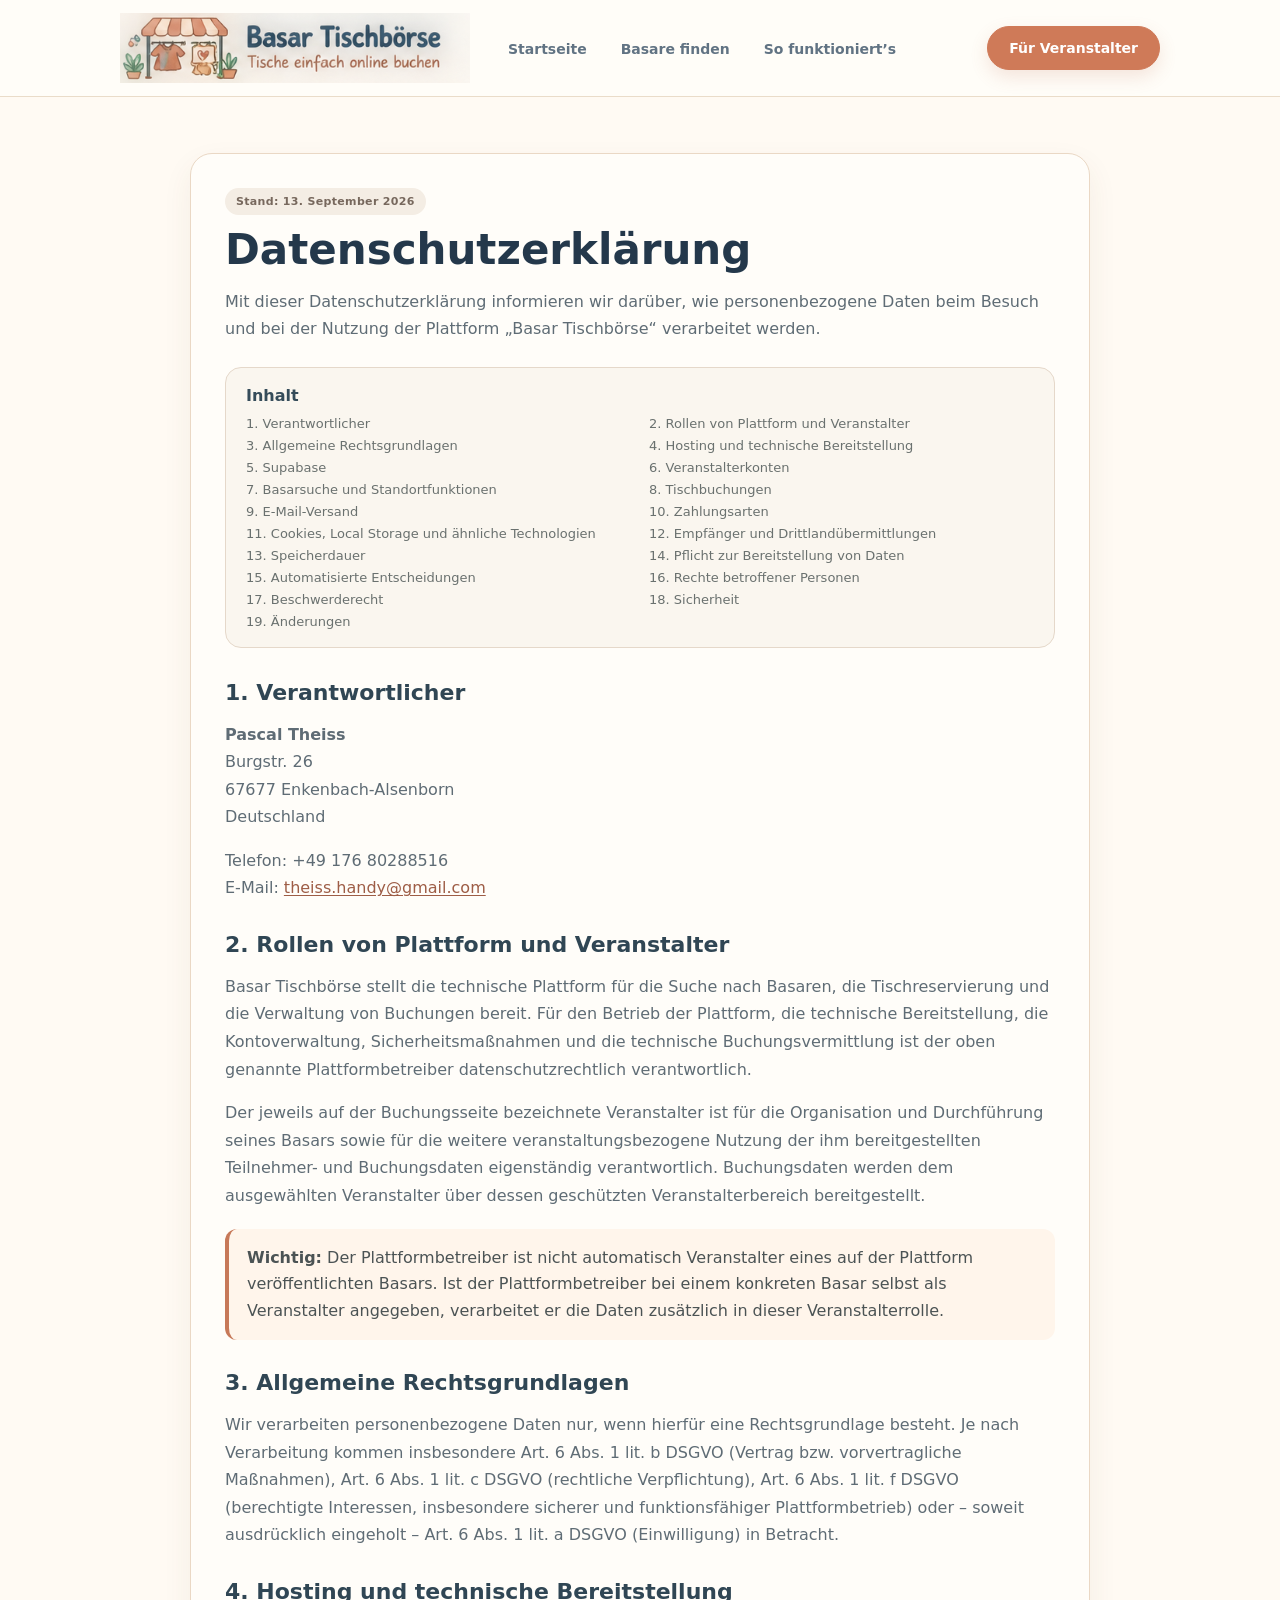
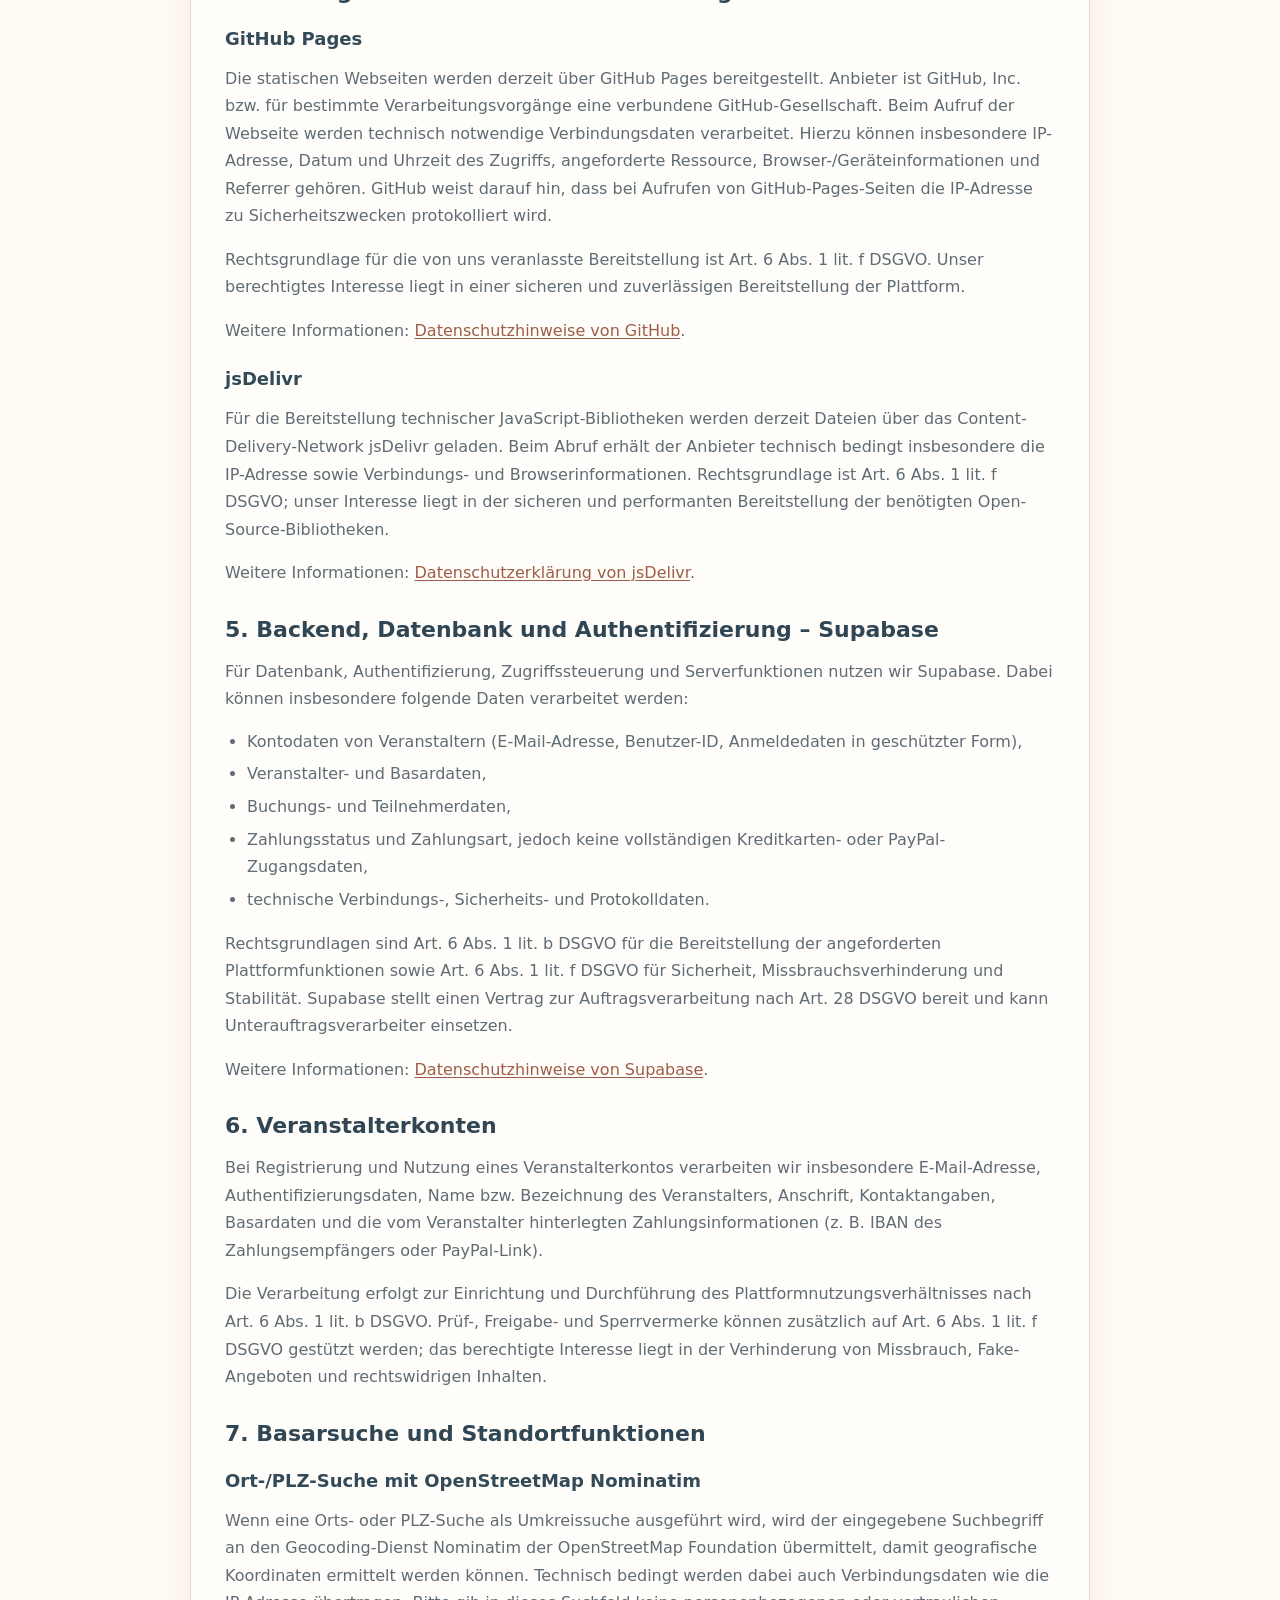
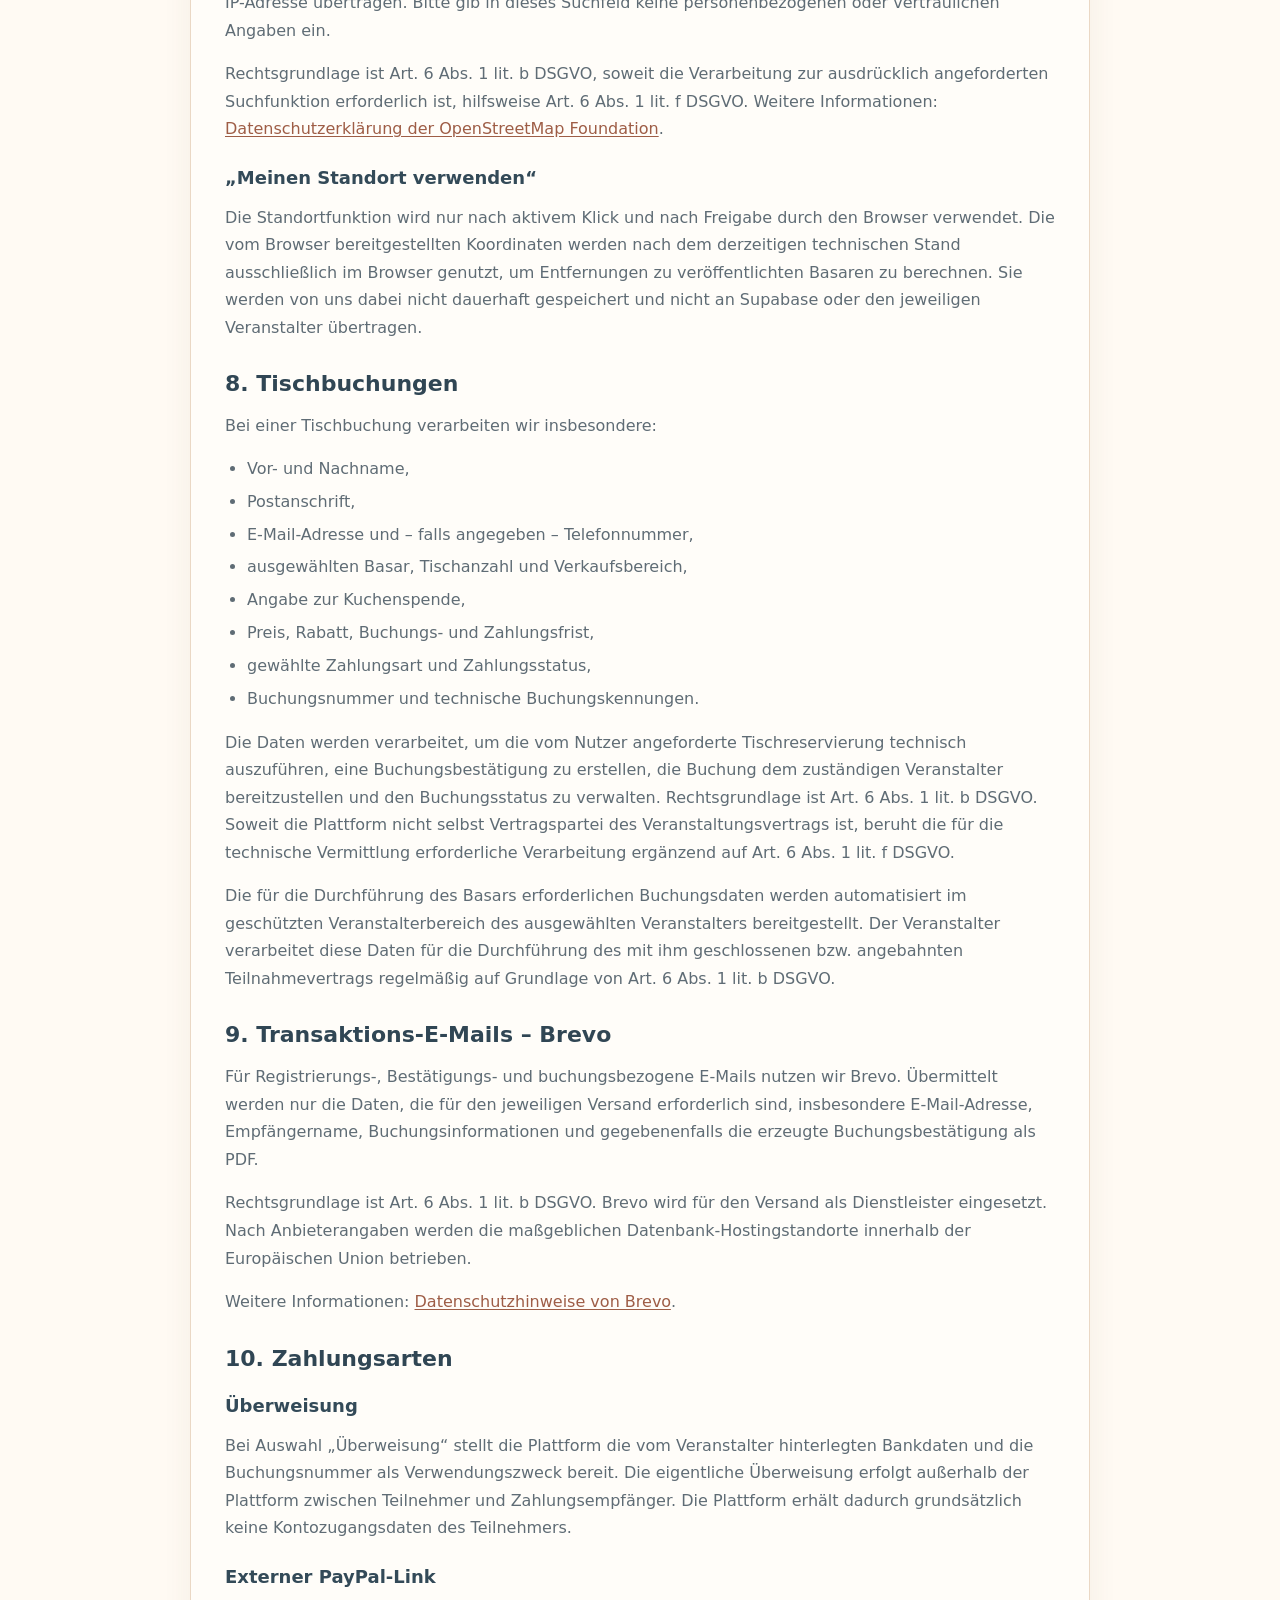
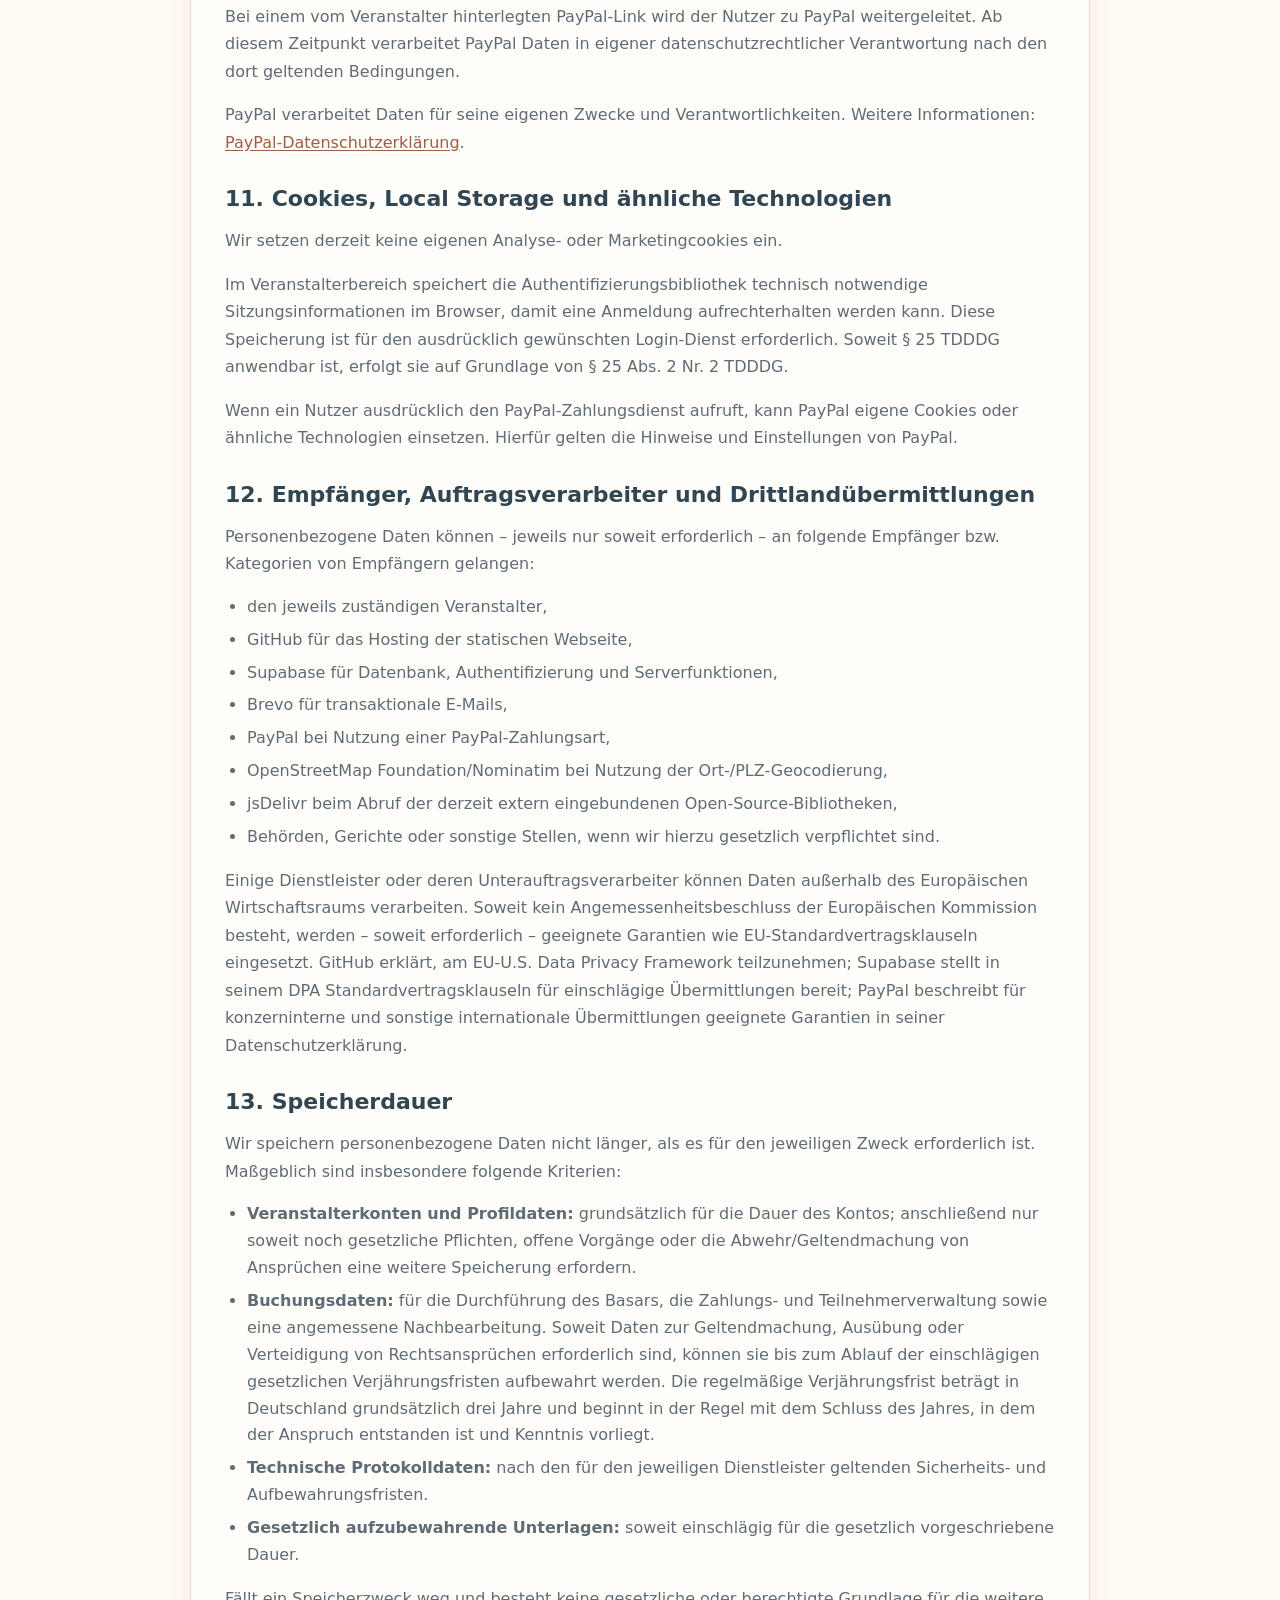
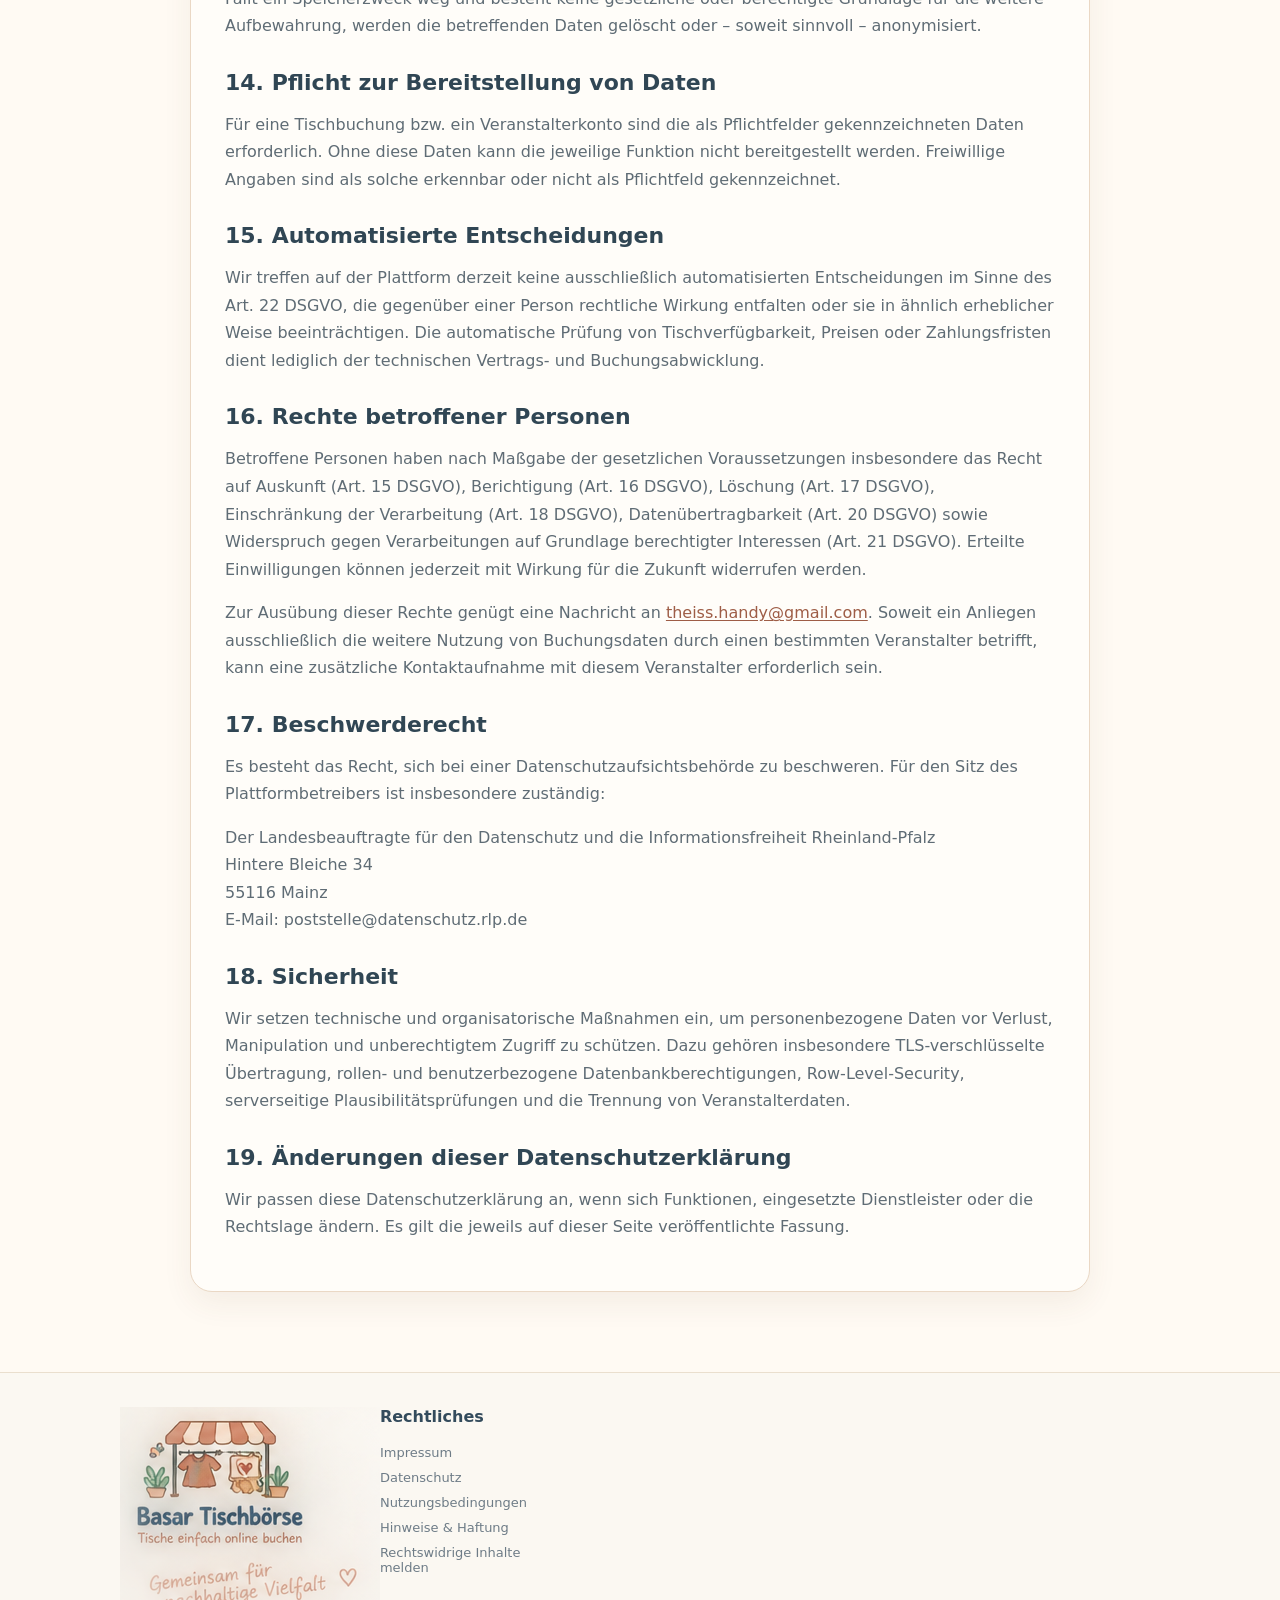
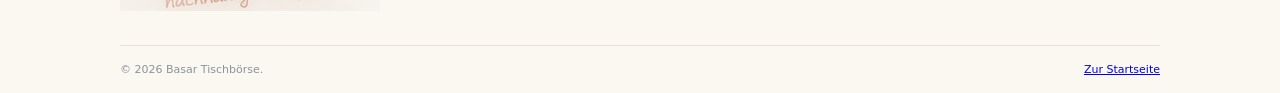
<file: datenschutz.html>
<!doctype html>

<html lang="de">
<head>
<meta charset="utf-8"/>
<meta content="width=device-width,initial-scale=1.0" name="viewport"/>
<title>Datenschutzerklärung | Basar Tischbörse</title>
<meta content="Datenschutzerklärung der Basar Tischbörse mit Informationen zur Verarbeitung personenbezogener Daten." name="description"/>
<link href="styles.css?v=285" rel="stylesheet"/>
<meta content="noindex,follow" name="robots"/><meta content="noindex,follow" name="googlebot"/><meta content="#fbf5ea" name="theme-color"/><meta content="Basar Tischbörse" name="application-name"/><meta content="Basar Tischbörse" name="apple-mobile-web-app-title"/><link href="https://basar-tischboerse.pages.dev/datenschutz.html" rel="canonical"/><meta content="de_DE" property="og:locale"/><meta content="Basar Tischbörse" property="og:site_name"/><meta content="website" property="og:type"/><meta content="Datenschutzerklärung" property="og:title"/><meta content="Datenschutzerklärung der Basar Tischbörse mit Informationen zur Verarbeitung personenbezogener Daten." property="og:description"/><meta content="https://basar-tischboerse.pages.dev/datenschutz.html" property="og:url"/><meta content="https://basar-tischboerse.pages.dev/og-basar-tischboerse-v285.png" property="og:image"/><meta content="1200" property="og:image:width"/><meta content="630" property="og:image:height"/><meta content="Basar Tischbörse – Basare finden und Verkaufstische online buchen" property="og:image:alt"/><meta content="summary_large_image" name="twitter:card"/><meta content="Datenschutzerklärung" name="twitter:title"/><meta content="Datenschutzerklärung der Basar Tischbörse mit Informationen zur Verarbeitung personenbezogener Daten." name="twitter:description"/><meta content="https://basar-tischboerse.pages.dev/og-basar-tischboerse-v285.png" name="twitter:image"/><link href="favicon-v285.png" rel="icon" type="image/png"/><link href="favicon-v285.png" rel="apple-touch-icon"/><link href="site.webmanifest" rel="manifest"/></head>
<body class="legal-page" id="top">
<header class="site-header market-site-header">
<div class="container header-inner market-header-inner">
<a class="market-logo-link" href="index.html?v=285#top">
<img alt="Basar Tischbörse – Tische einfach online buchen" class="market-logo-img" src="logo-header-v263.png"/>
</a>
<nav aria-label="Hauptnavigation" class="market-nav">
<a href="index.html?v=285#top"><span>Startseite</span></a>
<a href="index.html?v=285#discover"><span>Basare finden</span></a>
<a href="so-funktionierts.html?v=285"><span>So funktioniert’s</span></a>
</nav>
<a class="header-link market-organizer-button" href="admin.html?v=285">Für Veranstalter</a>
</div>
</header>
<main class="legal-main">
<div class="container">
<article class="legal-card">
<div class="legal-meta">Stand: 13. September 2026</div>
<h1>Datenschutzerklärung</h1>
<p>Mit dieser Datenschutzerklärung informieren wir darüber, wie personenbezogene Daten beim Besuch und bei der Nutzung der Plattform „Basar Tischbörse“ verarbeitet werden.</p>
<nav aria-label="Inhaltsübersicht" class="legal-toc">
<strong>Inhalt</strong>
<a href="#verantwortlicher">1. Verantwortlicher</a>
<a href="#rollen">2. Rollen von Plattform und Veranstalter</a>
<a href="#grundlagen">3. Allgemeine Rechtsgrundlagen</a>
<a href="#hosting">4. Hosting und technische Bereitstellung</a>
<a href="#supabase">5. Supabase</a>
<a href="#konto">6. Veranstalterkonten</a>
<a href="#suche">7. Basarsuche und Standortfunktionen</a>
<a href="#buchung">8. Tischbuchungen</a>
<a href="#email">9. E-Mail-Versand</a>
<a href="#zahlung">10. Zahlungsarten</a>
<a href="#speicher">11. Cookies, Local Storage und ähnliche Technologien</a>
<a href="#empfaenger">12. Empfänger und Drittlandübermittlungen</a>
<a href="#dauer">13. Speicherdauer</a>
<a href="#pflicht">14. Pflicht zur Bereitstellung von Daten</a>
<a href="#auto">15. Automatisierte Entscheidungen</a>
<a href="#rechte">16. Rechte betroffener Personen</a>
<a href="#beschwerde">17. Beschwerderecht</a>
<a href="#sicherheit">18. Sicherheit</a>
<a href="#aenderungen">19. Änderungen</a>
</nav>
<h2 id="verantwortlicher">1. Verantwortlicher</h2>
<p><strong>Pascal Theiss</strong><br/>
      Burgstr. 26<br/>
      67677 Enkenbach-Alsenborn<br/>
      Deutschland</p>
<p>Telefon: +49 176 80288516<br/>
      E-Mail: <a href="mailto:theiss.handy@gmail.com">theiss.handy@gmail.com</a></p>
<h2 id="rollen">2. Rollen von Plattform und Veranstalter</h2>
<p>Basar Tischbörse stellt die technische Plattform für die Suche nach Basaren, die Tischreservierung und die Verwaltung von Buchungen bereit. Für den Betrieb der Plattform, die technische Bereitstellung, die Kontoverwaltung, Sicherheitsmaßnahmen und die technische Buchungsvermittlung ist der oben genannte Plattformbetreiber datenschutzrechtlich verantwortlich.</p>
<p>Der jeweils auf der Buchungsseite bezeichnete Veranstalter ist für die Organisation und Durchführung seines Basars sowie für die weitere veranstaltungsbezogene Nutzung der ihm bereitgestellten Teilnehmer- und Buchungsdaten eigenständig verantwortlich. Buchungsdaten werden dem ausgewählten Veranstalter über dessen geschützten Veranstalterbereich bereitgestellt.</p>
<div class="legal-callout"><strong>Wichtig:</strong> Der Plattformbetreiber ist nicht automatisch Veranstalter eines auf der Plattform veröffentlichten Basars. Ist der Plattformbetreiber bei einem konkreten Basar selbst als Veranstalter angegeben, verarbeitet er die Daten zusätzlich in dieser Veranstalterrolle.</div>
<h2 id="grundlagen">3. Allgemeine Rechtsgrundlagen</h2>
<p>Wir verarbeiten personenbezogene Daten nur, wenn hierfür eine Rechtsgrundlage besteht. Je nach Verarbeitung kommen insbesondere Art. 6 Abs. 1 lit. b DSGVO (Vertrag bzw. vorvertragliche Maßnahmen), Art. 6 Abs. 1 lit. c DSGVO (rechtliche Verpflichtung), Art. 6 Abs. 1 lit. f DSGVO (berechtigte Interessen, insbesondere sicherer und funktionsfähiger Plattformbetrieb) oder – soweit ausdrücklich eingeholt – Art. 6 Abs. 1 lit. a DSGVO (Einwilligung) in Betracht.</p>
<h2 id="hosting">4. Hosting und technische Bereitstellung</h2>
<h3>GitHub Pages</h3>
<p>Die statischen Webseiten werden derzeit über GitHub Pages bereitgestellt. Anbieter ist GitHub, Inc. bzw. für bestimmte Verarbeitungsvorgänge eine verbundene GitHub-Gesellschaft. Beim Aufruf der Webseite werden technisch notwendige Verbindungsdaten verarbeitet. Hierzu können insbesondere IP-Adresse, Datum und Uhrzeit des Zugriffs, angeforderte Ressource, Browser-/Geräteinformationen und Referrer gehören. GitHub weist darauf hin, dass bei Aufrufen von GitHub-Pages-Seiten die IP-Adresse zu Sicherheitszwecken protokolliert wird.</p>
<p>Rechtsgrundlage für die von uns veranlasste Bereitstellung ist Art. 6 Abs. 1 lit. f DSGVO. Unser berechtigtes Interesse liegt in einer sicheren und zuverlässigen Bereitstellung der Plattform.</p>
<p>Weitere Informationen: <a href="https://docs.github.com/de/site-policy/privacy-policies/github-general-privacy-statement" rel="noopener noreferrer" target="_blank">Datenschutzhinweise von GitHub</a>.</p>
<h3>jsDelivr</h3>
<p>Für die Bereitstellung technischer JavaScript-Bibliotheken werden derzeit Dateien über das Content-Delivery-Network jsDelivr geladen. Beim Abruf erhält der Anbieter technisch bedingt insbesondere die IP-Adresse sowie Verbindungs- und Browserinformationen. Rechtsgrundlage ist Art. 6 Abs. 1 lit. f DSGVO; unser Interesse liegt in der sicheren und performanten Bereitstellung der benötigten Open-Source-Bibliotheken.</p>
<p>Weitere Informationen: <a href="https://www.jsdelivr.com/terms/privacy-policy" rel="noopener noreferrer" target="_blank">Datenschutzerklärung von jsDelivr</a>.</p>
<h2 id="supabase">5. Backend, Datenbank und Authentifizierung – Supabase</h2>
<p>Für Datenbank, Authentifizierung, Zugriffssteuerung und Serverfunktionen nutzen wir Supabase. Dabei können insbesondere folgende Daten verarbeitet werden:</p>
<ul>
<li>Kontodaten von Veranstaltern (E-Mail-Adresse, Benutzer-ID, Anmeldedaten in geschützter Form),</li>
<li>Veranstalter- und Basardaten,</li>
<li>Buchungs- und Teilnehmerdaten,</li>
<li>Zahlungsstatus und Zahlungsart, jedoch keine vollständigen Kreditkarten- oder PayPal-Zugangsdaten,</li>
<li>technische Verbindungs-, Sicherheits- und Protokolldaten.</li>
</ul>
<p>Rechtsgrundlagen sind Art. 6 Abs. 1 lit. b DSGVO für die Bereitstellung der angeforderten Plattformfunktionen sowie Art. 6 Abs. 1 lit. f DSGVO für Sicherheit, Missbrauchsverhinderung und Stabilität. Supabase stellt einen Vertrag zur Auftragsverarbeitung nach Art. 28 DSGVO bereit und kann Unterauftragsverarbeiter einsetzen.</p>
<p>Weitere Informationen: <a href="https://supabase.com/privacy" rel="noopener noreferrer" target="_blank">Datenschutzhinweise von Supabase</a>.</p>
<h2 id="konto">6. Veranstalterkonten</h2>
<p>Bei Registrierung und Nutzung eines Veranstalterkontos verarbeiten wir insbesondere E-Mail-Adresse, Authentifizierungsdaten, Name bzw. Bezeichnung des Veranstalters, Anschrift, Kontaktangaben, Basardaten und die vom Veranstalter hinterlegten Zahlungsinformationen (z. B. IBAN des Zahlungsempfängers oder PayPal-Link).</p>
<p>Die Verarbeitung erfolgt zur Einrichtung und Durchführung des Plattformnutzungsverhältnisses nach Art. 6 Abs. 1 lit. b DSGVO. Prüf-, Freigabe- und Sperrvermerke können zusätzlich auf Art. 6 Abs. 1 lit. f DSGVO gestützt werden; das berechtigte Interesse liegt in der Verhinderung von Missbrauch, Fake-Angeboten und rechtswidrigen Inhalten.</p>
<h2 id="suche">7. Basarsuche und Standortfunktionen</h2>
<h3>Ort-/PLZ-Suche mit OpenStreetMap Nominatim</h3>
<p>Wenn eine Orts- oder PLZ-Suche als Umkreissuche ausgeführt wird, wird der eingegebene Suchbegriff an den Geocoding-Dienst Nominatim der OpenStreetMap Foundation übermittelt, damit geografische Koordinaten ermittelt werden können. Technisch bedingt werden dabei auch Verbindungsdaten wie die IP-Adresse übertragen. Bitte gib in dieses Suchfeld keine personenbezogenen oder vertraulichen Angaben ein.</p>
<p>Rechtsgrundlage ist Art. 6 Abs. 1 lit. b DSGVO, soweit die Verarbeitung zur ausdrücklich angeforderten Suchfunktion erforderlich ist, hilfsweise Art. 6 Abs. 1 lit. f DSGVO. Weitere Informationen: <a href="https://osmfoundation.org/wiki/Privacy_Policy" rel="noopener noreferrer" target="_blank">Datenschutzerklärung der OpenStreetMap Foundation</a>.</p>
<h3>„Meinen Standort verwenden“</h3>
<p>Die Standortfunktion wird nur nach aktivem Klick und nach Freigabe durch den Browser verwendet. Die vom Browser bereitgestellten Koordinaten werden nach dem derzeitigen technischen Stand ausschließlich im Browser genutzt, um Entfernungen zu veröffentlichten Basaren zu berechnen. Sie werden von uns dabei nicht dauerhaft gespeichert und nicht an Supabase oder den jeweiligen Veranstalter übertragen.</p>
<h2 id="buchung">8. Tischbuchungen</h2>
<p>Bei einer Tischbuchung verarbeiten wir insbesondere:</p>
<ul>
<li>Vor- und Nachname,</li>
<li>Postanschrift,</li>
<li>E-Mail-Adresse und – falls angegeben – Telefonnummer,</li>
<li>ausgewählten Basar, Tischanzahl und Verkaufsbereich,</li>
<li>Angabe zur Kuchenspende,</li>
<li>Preis, Rabatt, Buchungs- und Zahlungsfrist,</li>
<li>gewählte Zahlungsart und Zahlungsstatus,</li>
<li>Buchungsnummer und technische Buchungskennungen.</li>
</ul>
<p>Die Daten werden verarbeitet, um die vom Nutzer angeforderte Tischreservierung technisch auszuführen, eine Buchungsbestätigung zu erstellen, die Buchung dem zuständigen Veranstalter bereitzustellen und den Buchungsstatus zu verwalten. Rechtsgrundlage ist Art. 6 Abs. 1 lit. b DSGVO. Soweit die Plattform nicht selbst Vertragspartei des Veranstaltungsvertrags ist, beruht die für die technische Vermittlung erforderliche Verarbeitung ergänzend auf Art. 6 Abs. 1 lit. f DSGVO.</p>
<p>Die für die Durchführung des Basars erforderlichen Buchungsdaten werden automatisiert im geschützten Veranstalterbereich des ausgewählten Veranstalters bereitgestellt. Der Veranstalter verarbeitet diese Daten für die Durchführung des mit ihm geschlossenen bzw. angebahnten Teilnahmevertrags regelmäßig auf Grundlage von Art. 6 Abs. 1 lit. b DSGVO.</p>
<h2 id="email">9. Transaktions-E-Mails – Brevo</h2>
<p>Für Registrierungs-, Bestätigungs- und buchungsbezogene E-Mails nutzen wir Brevo. Übermittelt werden nur die Daten, die für den jeweiligen Versand erforderlich sind, insbesondere E-Mail-Adresse, Empfängername, Buchungsinformationen und gegebenenfalls die erzeugte Buchungsbestätigung als PDF.</p>
<p>Rechtsgrundlage ist Art. 6 Abs. 1 lit. b DSGVO. Brevo wird für den Versand als Dienstleister eingesetzt. Nach Anbieterangaben werden die maßgeblichen Datenbank-Hostingstandorte innerhalb der Europäischen Union betrieben.</p>
<p>Weitere Informationen: <a href="https://www.brevo.com/de/legal/privacypolicy/" rel="noopener noreferrer" target="_blank">Datenschutzhinweise von Brevo</a>.</p>
<h2 id="zahlung">10. Zahlungsarten</h2>
<h3>Überweisung</h3>
<p>Bei Auswahl „Überweisung“ stellt die Plattform die vom Veranstalter hinterlegten Bankdaten und die Buchungsnummer als Verwendungszweck bereit. Die eigentliche Überweisung erfolgt außerhalb der Plattform zwischen Teilnehmer und Zahlungsempfänger. Die Plattform erhält dadurch grundsätzlich keine Kontozugangsdaten des Teilnehmers.</p>
<h3>Externer PayPal-Link</h3>
<p>Bei einem vom Veranstalter hinterlegten PayPal-Link wird der Nutzer zu PayPal weitergeleitet. Ab diesem Zeitpunkt verarbeitet PayPal Daten in eigener datenschutzrechtlicher Verantwortung nach den dort geltenden Bedingungen.</p>
<p>PayPal verarbeitet Daten für seine eigenen Zwecke und Verantwortlichkeiten. Weitere Informationen: <a href="https://www.paypal.com/de/legalhub/paypal/privacy-full?locale.x=de_DE" rel="noopener noreferrer" target="_blank">PayPal-Datenschutzerklärung</a>.</p>
<h2 id="speicher">11. Cookies, Local Storage und ähnliche Technologien</h2>
<p>Wir setzen derzeit keine eigenen Analyse- oder Marketingcookies ein.</p>
<p>Im Veranstalterbereich speichert die Authentifizierungsbibliothek technisch notwendige Sitzungsinformationen im Browser, damit eine Anmeldung aufrechterhalten werden kann. Diese Speicherung ist für den ausdrücklich gewünschten Login-Dienst erforderlich. Soweit § 25 TDDDG anwendbar ist, erfolgt sie auf Grundlage von § 25 Abs. 2 Nr. 2 TDDDG.</p>
<p>Wenn ein Nutzer ausdrücklich den PayPal-Zahlungsdienst aufruft, kann PayPal eigene Cookies oder ähnliche Technologien einsetzen. Hierfür gelten die Hinweise und Einstellungen von PayPal.</p>
<h2 id="empfaenger">12. Empfänger, Auftragsverarbeiter und Drittlandübermittlungen</h2>
<p>Personenbezogene Daten können – jeweils nur soweit erforderlich – an folgende Empfänger bzw. Kategorien von Empfängern gelangen:</p>
<ul>
<li>den jeweils zuständigen Veranstalter,</li>
<li>GitHub für das Hosting der statischen Webseite,</li>
<li>Supabase für Datenbank, Authentifizierung und Serverfunktionen,</li>
<li>Brevo für transaktionale E-Mails,</li>
<li>PayPal bei Nutzung einer PayPal-Zahlungsart,</li>
<li>OpenStreetMap Foundation/Nominatim bei Nutzung der Ort-/PLZ-Geocodierung,</li>
<li>jsDelivr beim Abruf der derzeit extern eingebundenen Open-Source-Bibliotheken,</li>
<li>Behörden, Gerichte oder sonstige Stellen, wenn wir hierzu gesetzlich verpflichtet sind.</li>
</ul>
<p>Einige Dienstleister oder deren Unterauftragsverarbeiter können Daten außerhalb des Europäischen Wirtschaftsraums verarbeiten. Soweit kein Angemessenheitsbeschluss der Europäischen Kommission besteht, werden – soweit erforderlich – geeignete Garantien wie EU-Standardvertragsklauseln eingesetzt. GitHub erklärt, am EU-U.S. Data Privacy Framework teilzunehmen; Supabase stellt in seinem DPA Standardvertragsklauseln für einschlägige Übermittlungen bereit; PayPal beschreibt für konzerninterne und sonstige internationale Übermittlungen geeignete Garantien in seiner Datenschutzerklärung.</p>
<h2 id="dauer">13. Speicherdauer</h2>
<p>Wir speichern personenbezogene Daten nicht länger, als es für den jeweiligen Zweck erforderlich ist. Maßgeblich sind insbesondere folgende Kriterien:</p>
<ul>
<li><strong>Veranstalterkonten und Profildaten:</strong> grundsätzlich für die Dauer des Kontos; anschließend nur soweit noch gesetzliche Pflichten, offene Vorgänge oder die Abwehr/Geltendmachung von Ansprüchen eine weitere Speicherung erfordern.</li>
<li><strong>Buchungsdaten:</strong> für die Durchführung des Basars, die Zahlungs- und Teilnehmerverwaltung sowie eine angemessene Nachbearbeitung. Soweit Daten zur Geltendmachung, Ausübung oder Verteidigung von Rechtsansprüchen erforderlich sind, können sie bis zum Ablauf der einschlägigen gesetzlichen Verjährungsfristen aufbewahrt werden. Die regelmäßige Verjährungsfrist beträgt in Deutschland grundsätzlich drei Jahre und beginnt in der Regel mit dem Schluss des Jahres, in dem der Anspruch entstanden ist und Kenntnis vorliegt.</li>
<li><strong>Technische Protokolldaten:</strong> nach den für den jeweiligen Dienstleister geltenden Sicherheits- und Aufbewahrungsfristen.</li>
<li><strong>Gesetzlich aufzubewahrende Unterlagen:</strong> soweit einschlägig für die gesetzlich vorgeschriebene Dauer.</li>
</ul>
<p>Fällt ein Speicherzweck weg und besteht keine gesetzliche oder berechtigte Grundlage für die weitere Aufbewahrung, werden die betreffenden Daten gelöscht oder – soweit sinnvoll – anonymisiert.</p>
<h2 id="pflicht">14. Pflicht zur Bereitstellung von Daten</h2>
<p>Für eine Tischbuchung bzw. ein Veranstalterkonto sind die als Pflichtfelder gekennzeichneten Daten erforderlich. Ohne diese Daten kann die jeweilige Funktion nicht bereitgestellt werden. Freiwillige Angaben sind als solche erkennbar oder nicht als Pflichtfeld gekennzeichnet.</p>
<h2 id="auto">15. Automatisierte Entscheidungen</h2>
<p>Wir treffen auf der Plattform derzeit keine ausschließlich automatisierten Entscheidungen im Sinne des Art. 22 DSGVO, die gegenüber einer Person rechtliche Wirkung entfalten oder sie in ähnlich erheblicher Weise beeinträchtigen. Die automatische Prüfung von Tischverfügbarkeit, Preisen oder Zahlungsfristen dient lediglich der technischen Vertrags- und Buchungsabwicklung.</p>
<h2 id="rechte">16. Rechte betroffener Personen</h2>
<p>Betroffene Personen haben nach Maßgabe der gesetzlichen Voraussetzungen insbesondere das Recht auf Auskunft (Art. 15 DSGVO), Berichtigung (Art. 16 DSGVO), Löschung (Art. 17 DSGVO), Einschränkung der Verarbeitung (Art. 18 DSGVO), Datenübertragbarkeit (Art. 20 DSGVO) sowie Widerspruch gegen Verarbeitungen auf Grundlage berechtigter Interessen (Art. 21 DSGVO). Erteilte Einwilligungen können jederzeit mit Wirkung für die Zukunft widerrufen werden.</p>
<p>Zur Ausübung dieser Rechte genügt eine Nachricht an <a href="mailto:theiss.handy@gmail.com">theiss.handy@gmail.com</a>. Soweit ein Anliegen ausschließlich die weitere Nutzung von Buchungsdaten durch einen bestimmten Veranstalter betrifft, kann eine zusätzliche Kontaktaufnahme mit diesem Veranstalter erforderlich sein.</p>
<h2 id="beschwerde">17. Beschwerderecht</h2>
<p>Es besteht das Recht, sich bei einer Datenschutzaufsichtsbehörde zu beschweren. Für den Sitz des Plattformbetreibers ist insbesondere zuständig:</p>
<p>Der Landesbeauftragte für den Datenschutz und die Informationsfreiheit Rheinland-Pfalz<br/>
      Hintere Bleiche 34<br/>
      55116 Mainz<br/>
      E-Mail: poststelle@datenschutz.rlp.de</p>
<h2 id="sicherheit">18. Sicherheit</h2>
<p>Wir setzen technische und organisatorische Maßnahmen ein, um personenbezogene Daten vor Verlust, Manipulation und unberechtigtem Zugriff zu schützen. Dazu gehören insbesondere TLS-verschlüsselte Übertragung, rollen- und benutzerbezogene Datenbankberechtigungen, Row-Level-Security, serverseitige Plausibilitätsprüfungen und die Trennung von Veranstalterdaten.</p>
<h2 id="aenderungen">19. Änderungen dieser Datenschutzerklärung</h2>
<p>Wir passen diese Datenschutzerklärung an, wenn sich Funktionen, eingesetzte Dienstleister oder die Rechtslage ändern. Es gilt die jeweils auf dieser Seite veröffentlichte Fassung.</p>
</article>
</div>
</main>
<footer class="market-footer">
<div class="container market-footer-grid">
<div class="footer-brand-block">
<a href="index.html?v=285#top"><img alt="Basar Tischbörse" src="logo-footer-v263.png"/></a>
<p class="footer-tagline">Gemeinsam für nachhaltige Vielfalt ♡</p>
</div>
<div class="footer-links-block">
<h3>Rechtliches</h3>
<a href="impressum.html?v=285">Impressum</a>
<a href="datenschutz.html?v=285">Datenschutz</a>
<a href="nutzungsbedingungen.html?v=285">Nutzungsbedingungen</a>
<a href="haftung.html?v=285">Hinweise &amp; Haftung</a>
<a href="rechtswidrige-inhalte.html?v=285">Rechtswidrige Inhalte melden</a>
</div>
</div>
<div class="container footer-bottom"><span>© 2026 Basar Tischbörse.</span><a href="index.html?v=285#top">Zur Startseite</a></div>
</footer>
</body>
</html>
</file>
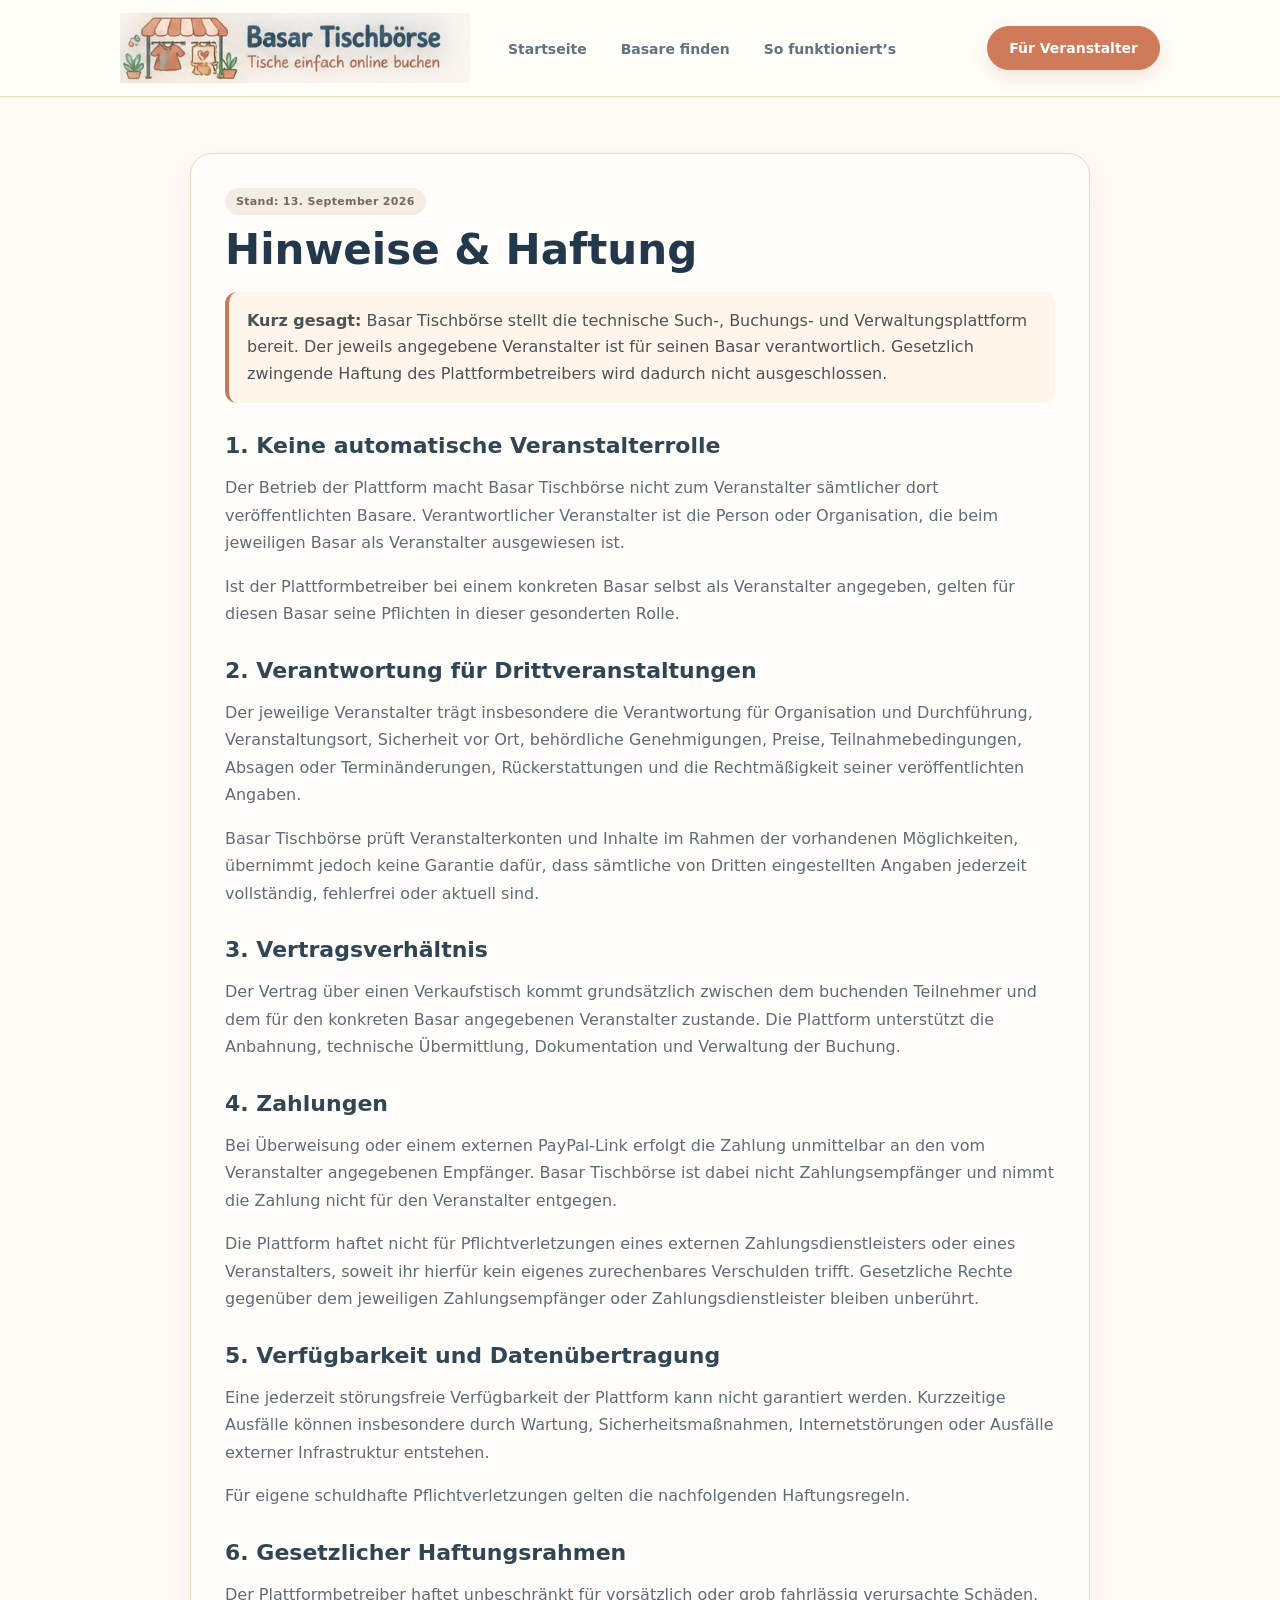
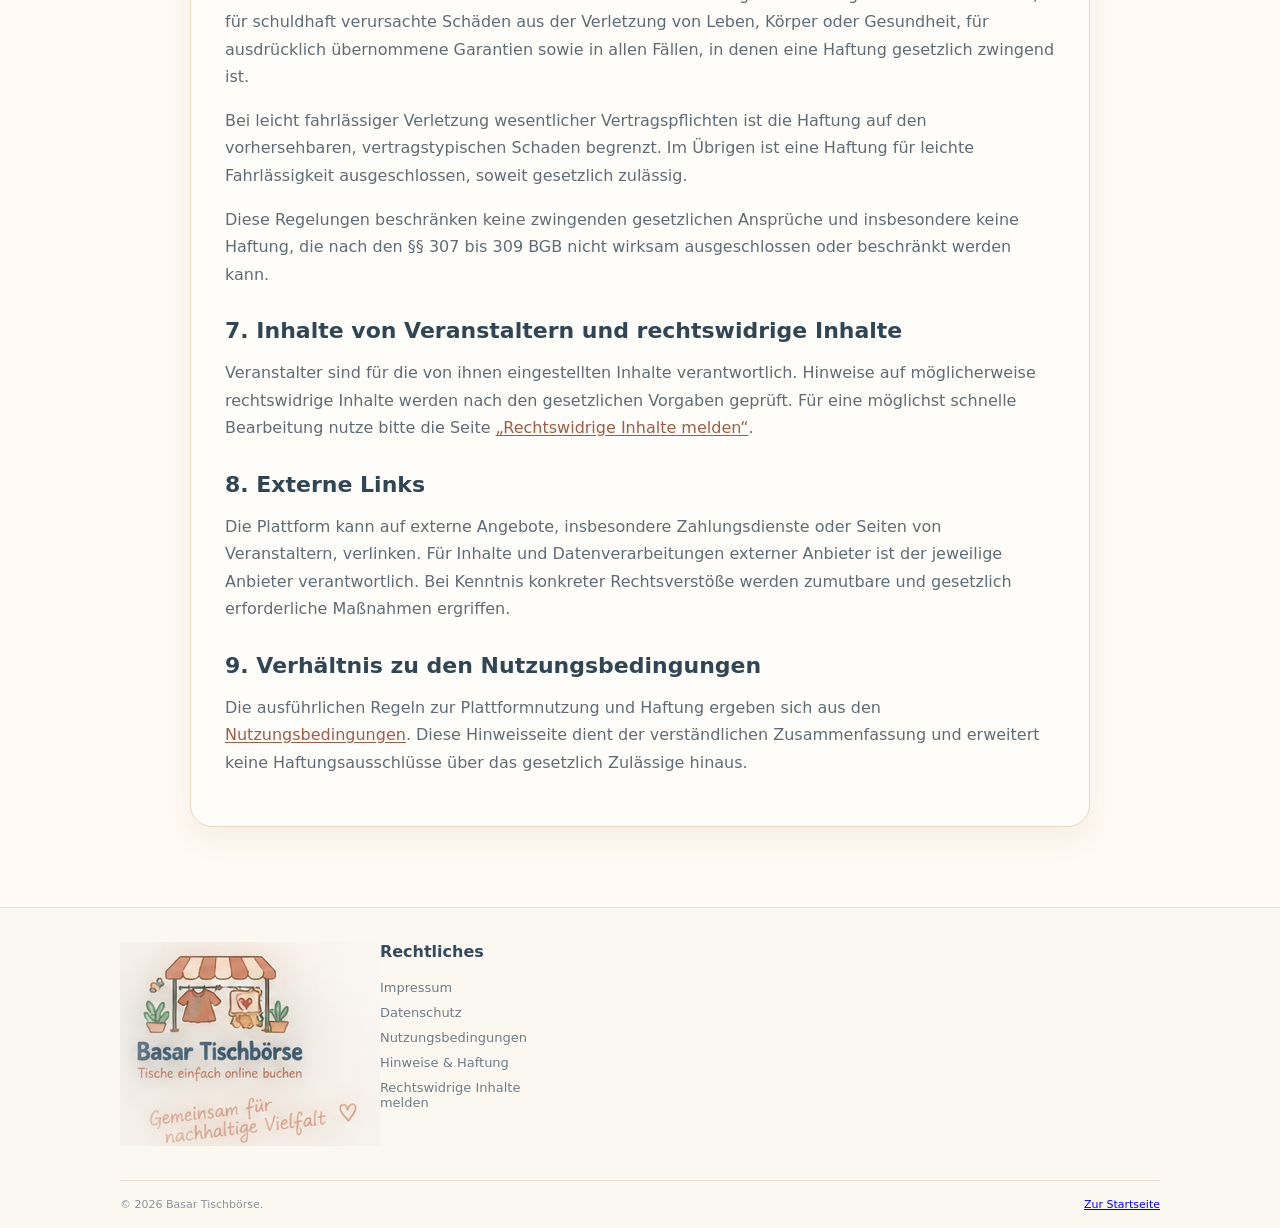
<file: haftung.html>
<!doctype html>

<html lang="de">
<head>
<meta charset="utf-8"/>
<meta content="width=device-width,initial-scale=1.0" name="viewport"/>
<title>Hinweise &amp; Haftung | Basar Tischbörse</title>
<meta content="Hinweise zur Rolle der Basar Tischbörse und zur Verantwortung der jeweiligen Veranstalter." name="description"/>
<link href="styles.css?v=285" rel="stylesheet"/>
<meta content="noindex,follow" name="robots"/><meta content="noindex,follow" name="googlebot"/><meta content="#fbf5ea" name="theme-color"/><meta content="Basar Tischbörse" name="application-name"/><meta content="Basar Tischbörse" name="apple-mobile-web-app-title"/><link href="https://basar-tischboerse.pages.dev/haftung.html" rel="canonical"/><meta content="de_DE" property="og:locale"/><meta content="Basar Tischbörse" property="og:site_name"/><meta content="website" property="og:type"/><meta content="Hinweise &amp; Haftung" property="og:title"/><meta content="Hinweise zur Rolle der Basar Tischbörse und zur Verantwortung der jeweiligen Veranstalter." property="og:description"/><meta content="https://basar-tischboerse.pages.dev/haftung.html" property="og:url"/><meta content="https://basar-tischboerse.pages.dev/og-basar-tischboerse-v285.png" property="og:image"/><meta content="1200" property="og:image:width"/><meta content="630" property="og:image:height"/><meta content="Basar Tischbörse – Basare finden und Verkaufstische online buchen" property="og:image:alt"/><meta content="summary_large_image" name="twitter:card"/><meta content="Hinweise &amp; Haftung" name="twitter:title"/><meta content="Hinweise zur Rolle der Basar Tischbörse und zur Verantwortung der jeweiligen Veranstalter." name="twitter:description"/><meta content="https://basar-tischboerse.pages.dev/og-basar-tischboerse-v285.png" name="twitter:image"/><link href="favicon-v285.png" rel="icon" type="image/png"/><link href="favicon-v285.png" rel="apple-touch-icon"/><link href="site.webmanifest" rel="manifest"/></head>
<body class="legal-page" id="top">
<header class="site-header market-site-header">
<div class="container header-inner market-header-inner">
<a class="market-logo-link" href="index.html?v=285#top">
<img alt="Basar Tischbörse – Tische einfach online buchen" class="market-logo-img" src="logo-header-v263.png"/>
</a>
<nav aria-label="Hauptnavigation" class="market-nav">
<a href="index.html?v=285#top"><span>Startseite</span></a>
<a href="index.html?v=285#discover"><span>Basare finden</span></a>
<a href="so-funktionierts.html?v=285"><span>So funktioniert’s</span></a>
</nav>
<a class="header-link market-organizer-button" href="admin.html?v=285">Für Veranstalter</a>
</div>
</header>
<main class="legal-main">
<div class="container">
<article class="legal-card">
<div class="legal-meta">Stand: 13. September 2026</div>
<h1>Hinweise &amp; Haftung</h1>
<div class="legal-callout"><strong>Kurz gesagt:</strong> Basar Tischbörse stellt die technische Such-, Buchungs- und Verwaltungsplattform bereit. Der jeweils angegebene Veranstalter ist für seinen Basar verantwortlich. Gesetzlich zwingende Haftung des Plattformbetreibers wird dadurch nicht ausgeschlossen.</div>
<h2>1. Keine automatische Veranstalterrolle</h2>
<p>Der Betrieb der Plattform macht Basar Tischbörse nicht zum Veranstalter sämtlicher dort veröffentlichten Basare. Verantwortlicher Veranstalter ist die Person oder Organisation, die beim jeweiligen Basar als Veranstalter ausgewiesen ist.</p>
<p>Ist der Plattformbetreiber bei einem konkreten Basar selbst als Veranstalter angegeben, gelten für diesen Basar seine Pflichten in dieser gesonderten Rolle.</p>
<h2>2. Verantwortung für Drittveranstaltungen</h2>
<p>Der jeweilige Veranstalter trägt insbesondere die Verantwortung für Organisation und Durchführung, Veranstaltungsort, Sicherheit vor Ort, behördliche Genehmigungen, Preise, Teilnahmebedingungen, Absagen oder Terminänderungen, Rückerstattungen und die Rechtmäßigkeit seiner veröffentlichten Angaben.</p>
<p>Basar Tischbörse prüft Veranstalterkonten und Inhalte im Rahmen der vorhandenen Möglichkeiten, übernimmt jedoch keine Garantie dafür, dass sämtliche von Dritten eingestellten Angaben jederzeit vollständig, fehlerfrei oder aktuell sind.</p>
<h2>3. Vertragsverhältnis</h2>
<p>Der Vertrag über einen Verkaufstisch kommt grundsätzlich zwischen dem buchenden Teilnehmer und dem für den konkreten Basar angegebenen Veranstalter zustande. Die Plattform unterstützt die Anbahnung, technische Übermittlung, Dokumentation und Verwaltung der Buchung.</p>
<h2>4. Zahlungen</h2>
<p>Bei Überweisung oder einem externen PayPal-Link erfolgt die Zahlung unmittelbar an den vom Veranstalter angegebenen Empfänger. Basar Tischbörse ist dabei nicht Zahlungsempfänger und nimmt die Zahlung nicht für den Veranstalter entgegen.</p>
<p>Die Plattform haftet nicht für Pflichtverletzungen eines externen Zahlungsdienstleisters oder eines Veranstalters, soweit ihr hierfür kein eigenes zurechenbares Verschulden trifft. Gesetzliche Rechte gegenüber dem jeweiligen Zahlungsempfänger oder Zahlungsdienstleister bleiben unberührt.</p>
<h2>5. Verfügbarkeit und Datenübertragung</h2>
<p>Eine jederzeit störungsfreie Verfügbarkeit der Plattform kann nicht garantiert werden. Kurzzeitige Ausfälle können insbesondere durch Wartung, Sicherheitsmaßnahmen, Internetstörungen oder Ausfälle externer Infrastruktur entstehen.</p>
<p>Für eigene schuldhafte Pflichtverletzungen gelten die nachfolgenden Haftungsregeln.</p>
<h2>6. Gesetzlicher Haftungsrahmen</h2>
<p>Der Plattformbetreiber haftet unbeschränkt für vorsätzlich oder grob fahrlässig verursachte Schäden, für schuldhaft verursachte Schäden aus der Verletzung von Leben, Körper oder Gesundheit, für ausdrücklich übernommene Garantien sowie in allen Fällen, in denen eine Haftung gesetzlich zwingend ist.</p>
<p>Bei leicht fahrlässiger Verletzung wesentlicher Vertragspflichten ist die Haftung auf den vorhersehbaren, vertragstypischen Schaden begrenzt. Im Übrigen ist eine Haftung für leichte Fahrlässigkeit ausgeschlossen, soweit gesetzlich zulässig.</p>
<p>Diese Regelungen beschränken keine zwingenden gesetzlichen Ansprüche und insbesondere keine Haftung, die nach den §§ 307 bis 309 BGB nicht wirksam ausgeschlossen oder beschränkt werden kann.</p>
<h2>7. Inhalte von Veranstaltern und rechtswidrige Inhalte</h2>
<p>Veranstalter sind für die von ihnen eingestellten Inhalte verantwortlich. Hinweise auf möglicherweise rechtswidrige Inhalte werden nach den gesetzlichen Vorgaben geprüft. Für eine möglichst schnelle Bearbeitung nutze bitte die Seite <a href="rechtswidrige-inhalte.html?v=285">„Rechtswidrige Inhalte melden“</a>.</p>
<h2>8. Externe Links</h2>
<p>Die Plattform kann auf externe Angebote, insbesondere Zahlungsdienste oder Seiten von Veranstaltern, verlinken. Für Inhalte und Datenverarbeitungen externer Anbieter ist der jeweilige Anbieter verantwortlich. Bei Kenntnis konkreter Rechtsverstöße werden zumutbare und gesetzlich erforderliche Maßnahmen ergriffen.</p>
<h2>9. Verhältnis zu den Nutzungsbedingungen</h2>
<p>Die ausführlichen Regeln zur Plattformnutzung und Haftung ergeben sich aus den <a href="nutzungsbedingungen.html?v=285">Nutzungsbedingungen</a>. Diese Hinweisseite dient der verständlichen Zusammenfassung und erweitert keine Haftungsausschlüsse über das gesetzlich Zulässige hinaus.</p>
</article>
</div>
</main>
<footer class="market-footer">
<div class="container market-footer-grid">
<div class="footer-brand-block">
<a href="index.html?v=285#top"><img alt="Basar Tischbörse" src="logo-footer-v263.png"/></a>
<p class="footer-tagline">Gemeinsam für nachhaltige Vielfalt ♡</p>
</div>
<div class="footer-links-block">
<h3>Rechtliches</h3>
<a href="impressum.html?v=285">Impressum</a>
<a href="datenschutz.html?v=285">Datenschutz</a>
<a href="nutzungsbedingungen.html?v=285">Nutzungsbedingungen</a>
<a href="haftung.html?v=285">Hinweise &amp; Haftung</a>
<a href="rechtswidrige-inhalte.html?v=285">Rechtswidrige Inhalte melden</a>
</div>
</div>
<div class="container footer-bottom"><span>© 2026 Basar Tischbörse.</span><a href="index.html?v=285#top">Zur Startseite</a></div>
</footer>
</body>
</html>
</file>
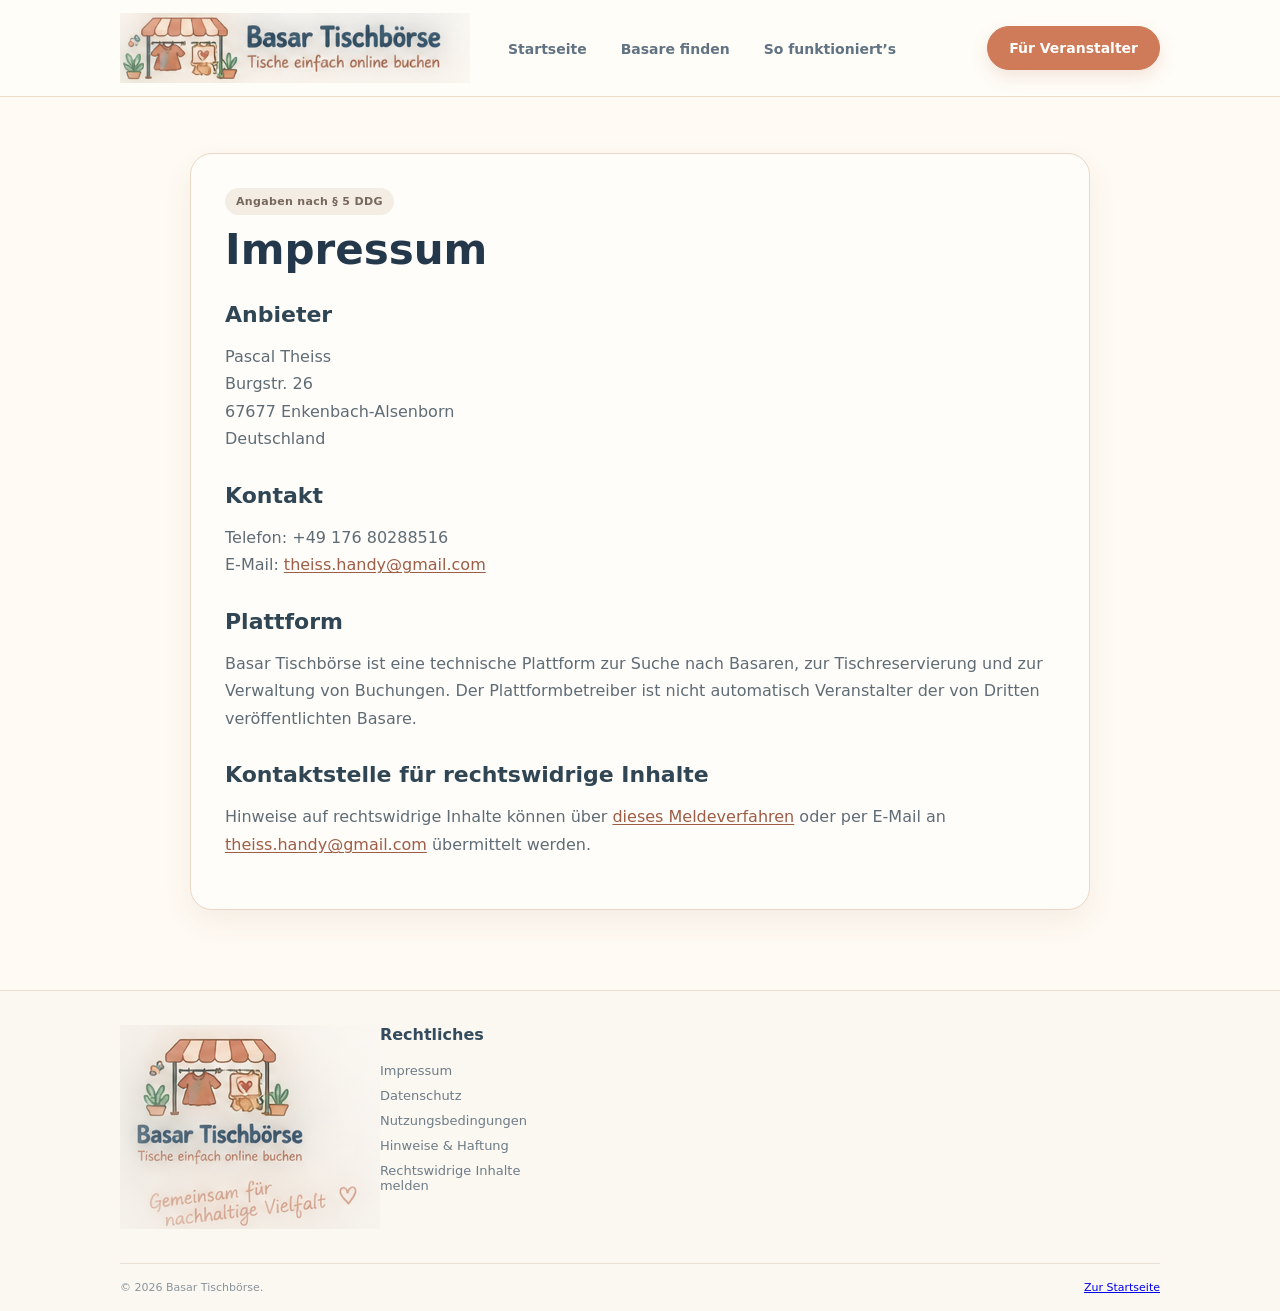
<file: impressum.html>
<!doctype html>

<html lang="de">
<head>
<meta charset="utf-8"/>
<meta content="width=device-width,initial-scale=1.0" name="viewport"/>
<title>Impressum | Basar Tischbörse</title>
<link href="styles.css?v=285" rel="stylesheet"/>
<meta content="Impressum und Anbieterinformationen der Basar Tischbörse." name="description"/><meta content="noindex,follow" name="robots"/><meta content="noindex,follow" name="googlebot"/><meta content="#fbf5ea" name="theme-color"/><meta content="Basar Tischbörse" name="application-name"/><meta content="Basar Tischbörse" name="apple-mobile-web-app-title"/><link href="https://basar-tischboerse.pages.dev/impressum.html" rel="canonical"/><meta content="de_DE" property="og:locale"/><meta content="Basar Tischbörse" property="og:site_name"/><meta content="website" property="og:type"/><meta content="Impressum" property="og:title"/><meta content="Impressum und Anbieterinformationen der Basar Tischbörse." property="og:description"/><meta content="https://basar-tischboerse.pages.dev/impressum.html" property="og:url"/><meta content="https://basar-tischboerse.pages.dev/og-basar-tischboerse-v285.png" property="og:image"/><meta content="1200" property="og:image:width"/><meta content="630" property="og:image:height"/><meta content="Basar Tischbörse – Basare finden und Verkaufstische online buchen" property="og:image:alt"/><meta content="summary_large_image" name="twitter:card"/><meta content="Impressum" name="twitter:title"/><meta content="Impressum und Anbieterinformationen der Basar Tischbörse." name="twitter:description"/><meta content="https://basar-tischboerse.pages.dev/og-basar-tischboerse-v285.png" name="twitter:image"/><link href="favicon-v285.png" rel="icon" type="image/png"/><link href="favicon-v285.png" rel="apple-touch-icon"/><link href="site.webmanifest" rel="manifest"/></head>
<body class="legal-page" id="top">
<header class="site-header market-site-header">
<div class="container header-inner market-header-inner">
<a class="market-logo-link" href="index.html?v=285#top">
<img alt="Basar Tischbörse – Tische einfach online buchen" class="market-logo-img" src="logo-header-v263.png"/>
</a>
<nav aria-label="Hauptnavigation" class="market-nav">
<a href="index.html?v=285#top"><span>Startseite</span></a>
<a href="index.html?v=285#discover"><span>Basare finden</span></a>
<a href="so-funktionierts.html?v=285"><span>So funktioniert’s</span></a>
</nav>
<a class="header-link market-organizer-button" href="admin.html?v=285">Für Veranstalter</a>
</div>
</header>
<main class="legal-main">
<div class="container">
<article class="legal-card">
<div class="legal-meta">Angaben nach § 5 DDG</div>
<h1>Impressum</h1>
<h2>Anbieter</h2>
<p>Pascal Theiss<br/>Burgstr. 26<br/>67677 Enkenbach-Alsenborn<br/>Deutschland</p>
<h2>Kontakt</h2>
<p>Telefon: +49 176 80288516<br/>E-Mail: <a href="mailto:theiss.handy@gmail.com">theiss.handy@gmail.com</a></p>
<h2>Plattform</h2>
<p>Basar Tischbörse ist eine technische Plattform zur Suche nach Basaren, zur Tischreservierung und zur Verwaltung von Buchungen. Der Plattformbetreiber ist nicht automatisch Veranstalter der von Dritten veröffentlichten Basare.</p>
<h2>Kontaktstelle für rechtswidrige Inhalte</h2>
<p>Hinweise auf rechtswidrige Inhalte können über <a href="rechtswidrige-inhalte.html?v=285">dieses Meldeverfahren</a> oder per E-Mail an <a href="mailto:theiss.handy@gmail.com">theiss.handy@gmail.com</a> übermittelt werden.</p>
</article>
</div>
</main>
<footer class="market-footer">
<div class="container market-footer-grid">
<div class="footer-brand-block">
<a href="index.html?v=285#top"><img alt="Basar Tischbörse" src="logo-footer-v263.png"/></a>
<p class="footer-tagline">Gemeinsam für nachhaltige Vielfalt ♡</p>
</div>
<div class="footer-links-block">
<h3>Rechtliches</h3>
<a href="impressum.html?v=285">Impressum</a>
<a href="datenschutz.html?v=285">Datenschutz</a>
<a href="nutzungsbedingungen.html?v=285">Nutzungsbedingungen</a>
<a href="haftung.html?v=285">Hinweise &amp; Haftung</a>
<a href="rechtswidrige-inhalte.html?v=285">Rechtswidrige Inhalte melden</a>
</div>
</div>
<div class="container footer-bottom"><span>© 2026 Basar Tischbörse.</span><a href="index.html?v=285#top">Zur Startseite</a></div>
</footer>
</body>
</html>
</file>
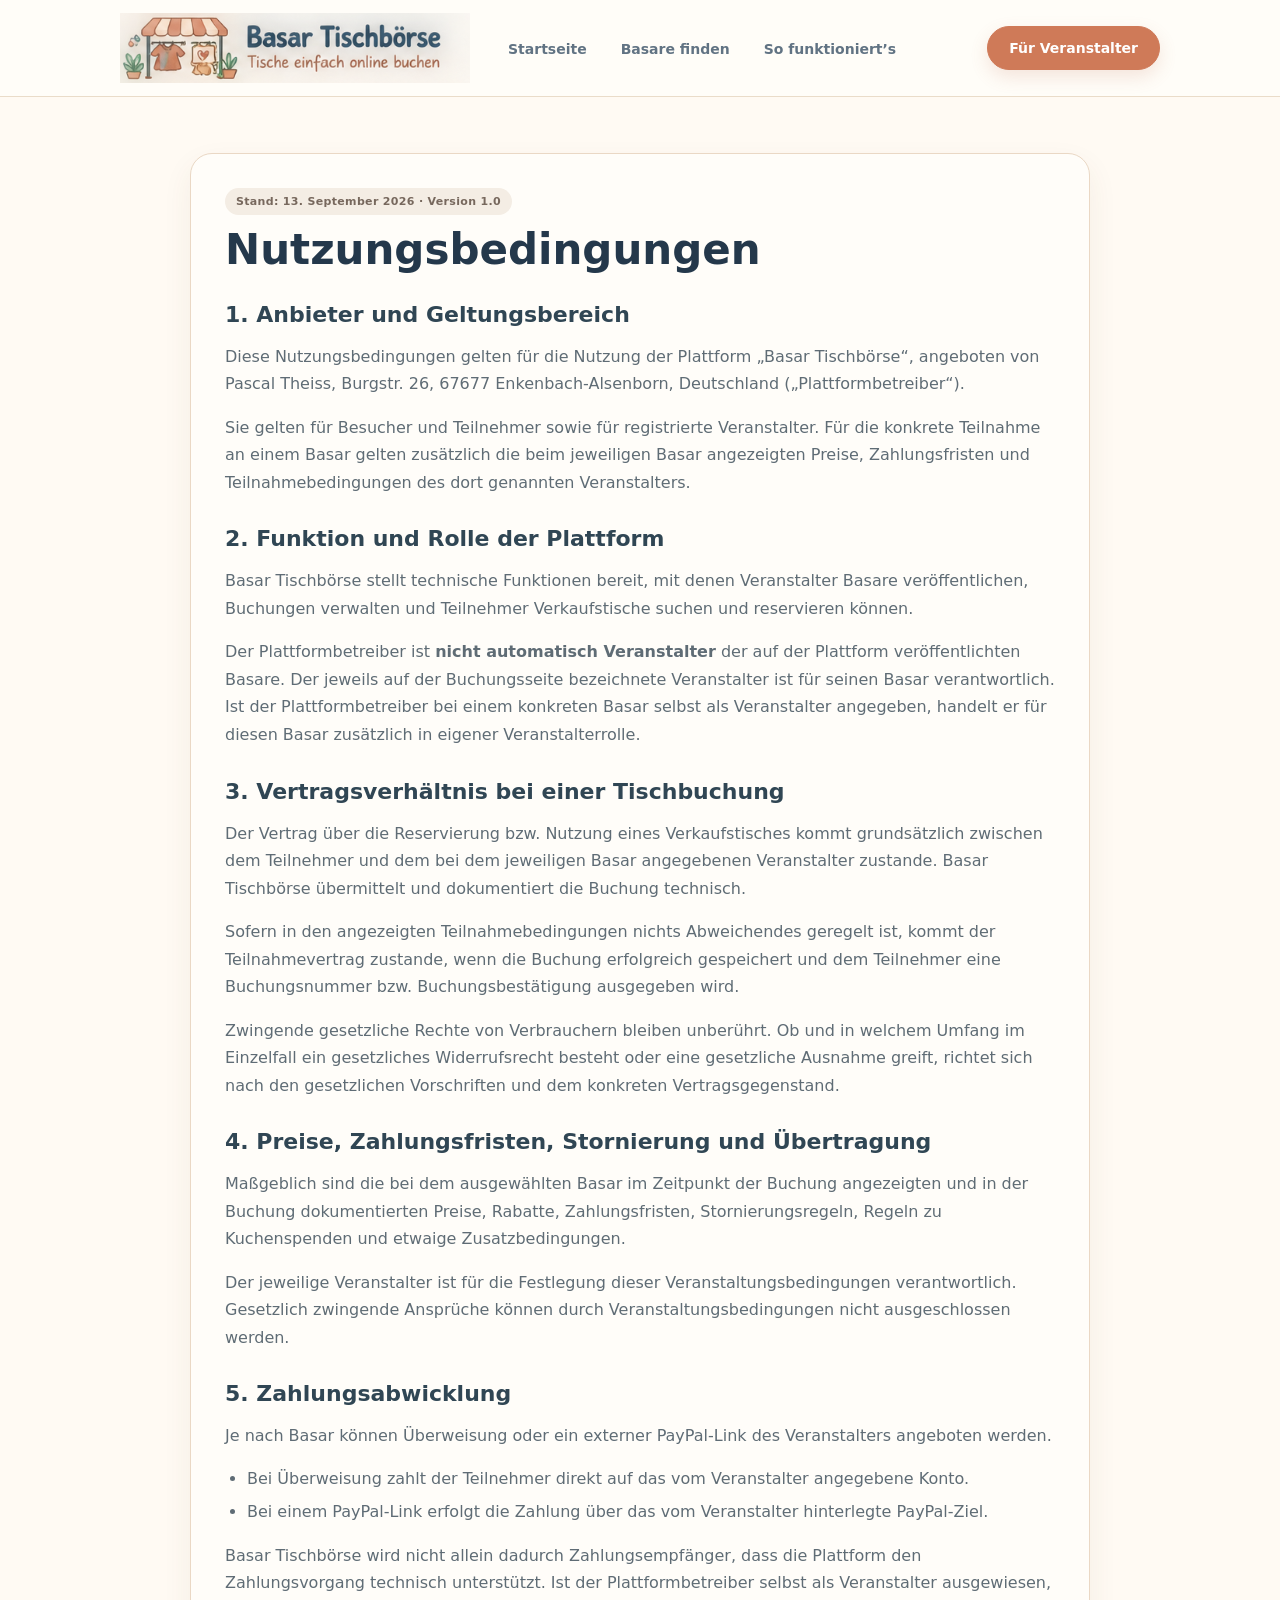
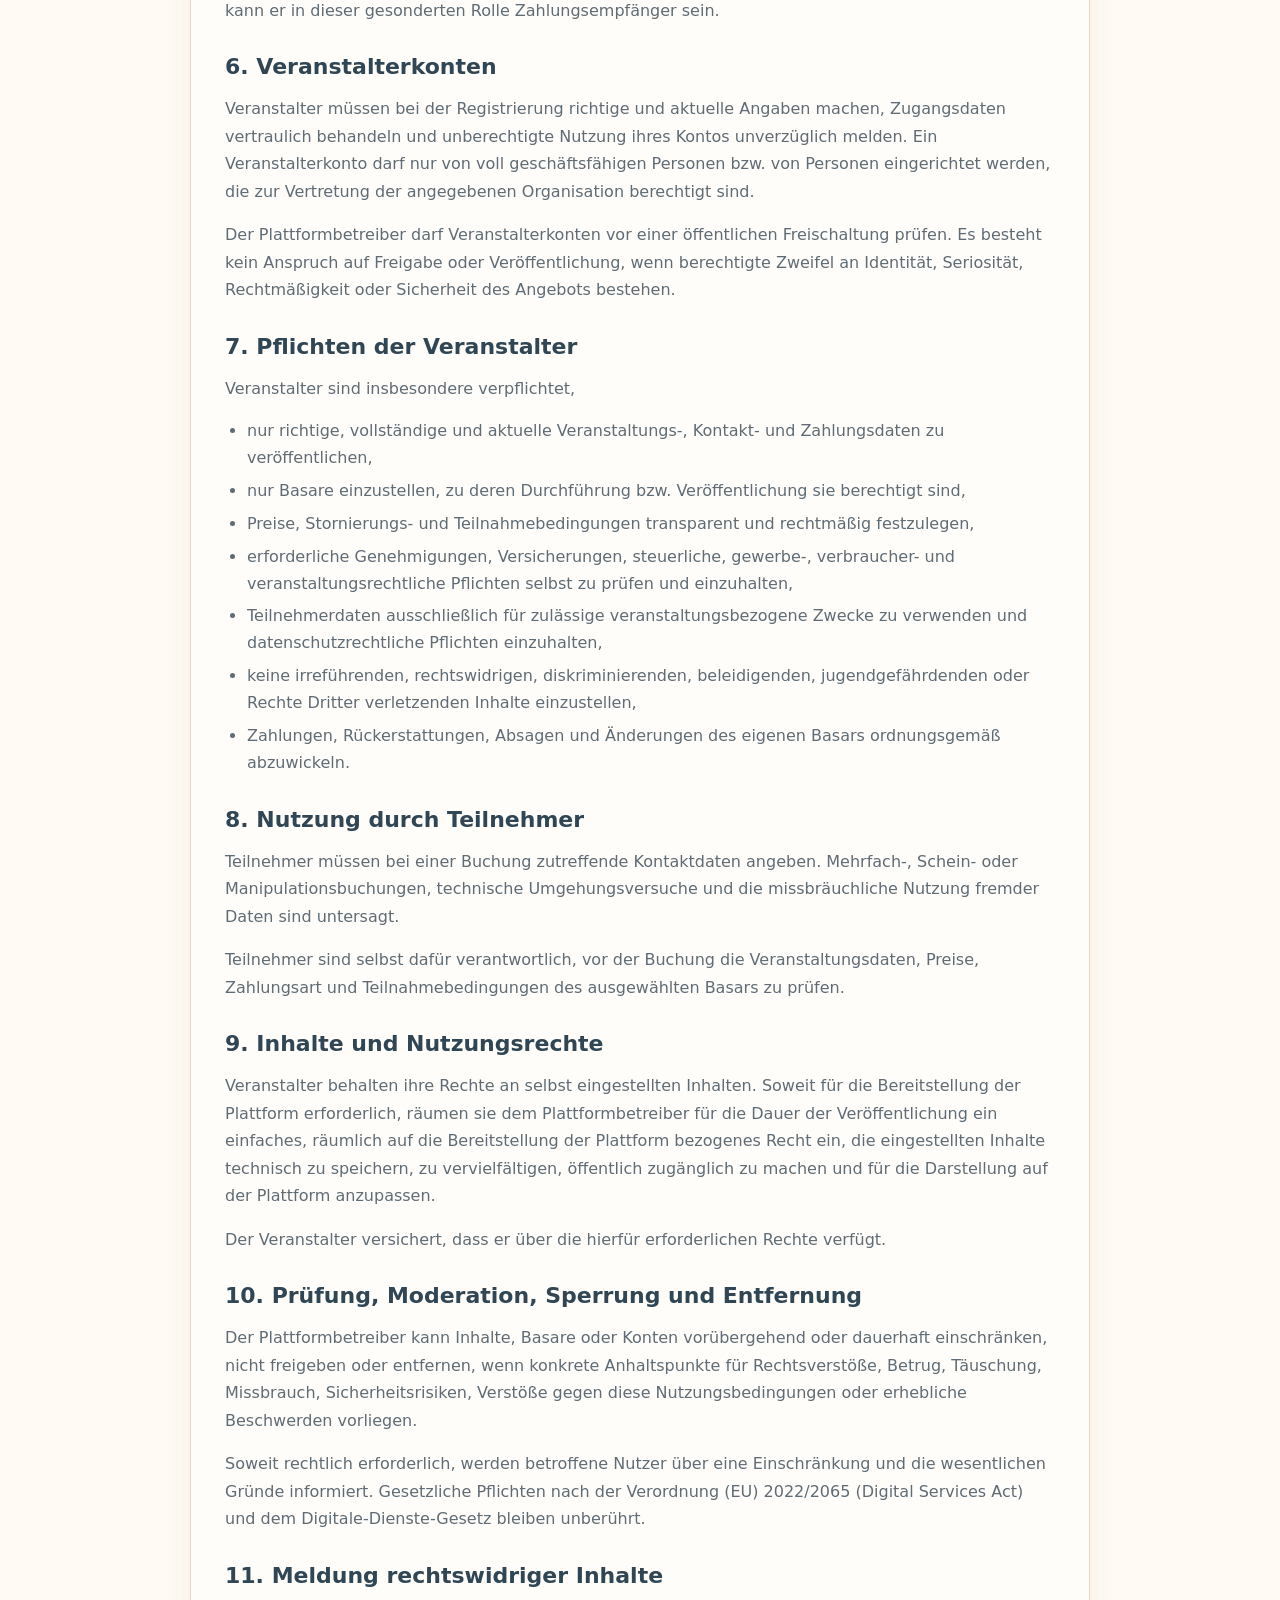
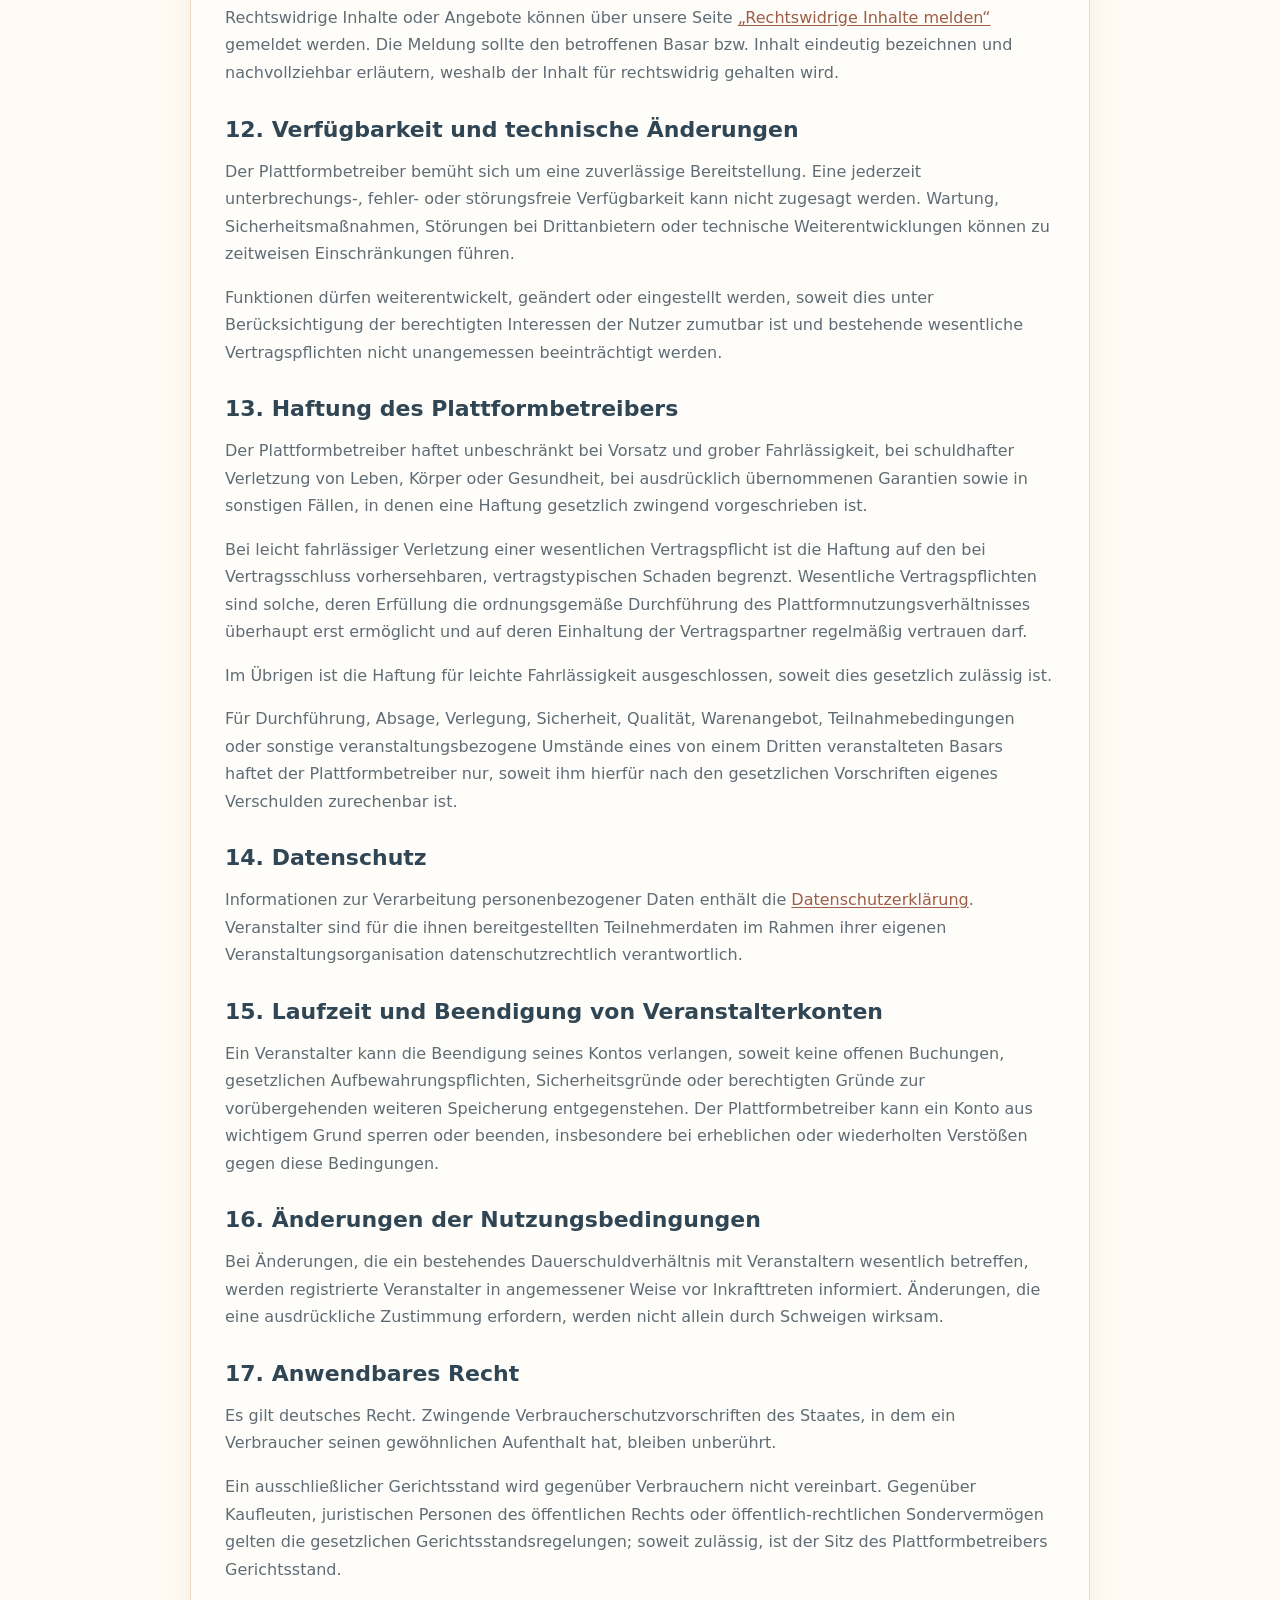
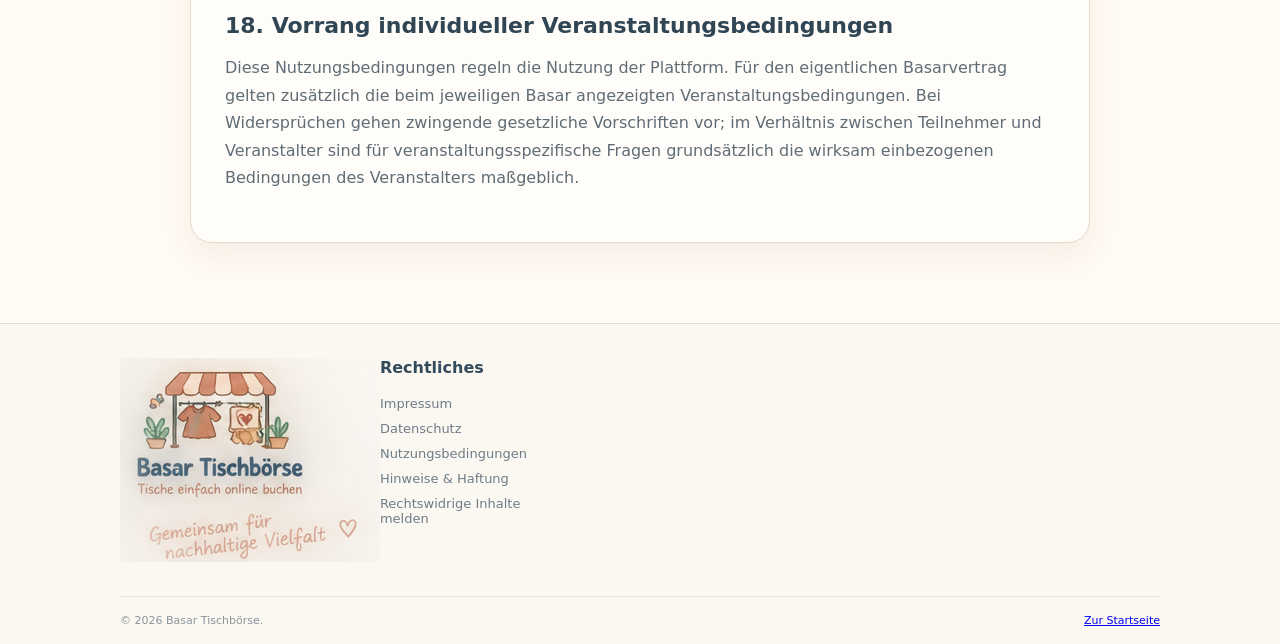
<file: nutzungsbedingungen.html>
<!doctype html>

<html lang="de">
<head>
<meta charset="utf-8"/>
<meta content="width=device-width,initial-scale=1.0" name="viewport"/>
<title>Nutzungsbedingungen | Basar Tischbörse</title>
<meta content="Nutzungsbedingungen für Teilnehmer, Besucher und Veranstalter der Basar Tischbörse." name="description"/>
<link href="styles.css?v=285" rel="stylesheet"/>
<meta content="noindex,follow" name="robots"/><meta content="noindex,follow" name="googlebot"/><meta content="#fbf5ea" name="theme-color"/><meta content="Basar Tischbörse" name="application-name"/><meta content="Basar Tischbörse" name="apple-mobile-web-app-title"/><link href="https://basar-tischboerse.pages.dev/nutzungsbedingungen.html" rel="canonical"/><meta content="de_DE" property="og:locale"/><meta content="Basar Tischbörse" property="og:site_name"/><meta content="website" property="og:type"/><meta content="Nutzungsbedingungen" property="og:title"/><meta content="Nutzungsbedingungen für Teilnehmer, Besucher und Veranstalter der Basar Tischbörse." property="og:description"/><meta content="https://basar-tischboerse.pages.dev/nutzungsbedingungen.html" property="og:url"/><meta content="https://basar-tischboerse.pages.dev/og-basar-tischboerse-v285.png" property="og:image"/><meta content="1200" property="og:image:width"/><meta content="630" property="og:image:height"/><meta content="Basar Tischbörse – Basare finden und Verkaufstische online buchen" property="og:image:alt"/><meta content="summary_large_image" name="twitter:card"/><meta content="Nutzungsbedingungen" name="twitter:title"/><meta content="Nutzungsbedingungen für Teilnehmer, Besucher und Veranstalter der Basar Tischbörse." name="twitter:description"/><meta content="https://basar-tischboerse.pages.dev/og-basar-tischboerse-v285.png" name="twitter:image"/><link href="favicon-v285.png" rel="icon" type="image/png"/><link href="favicon-v285.png" rel="apple-touch-icon"/><link href="site.webmanifest" rel="manifest"/></head>
<body class="legal-page" id="top">
<header class="site-header market-site-header">
<div class="container header-inner market-header-inner">
<a class="market-logo-link" href="index.html?v=285#top">
<img alt="Basar Tischbörse – Tische einfach online buchen" class="market-logo-img" src="logo-header-v263.png"/>
</a>
<nav aria-label="Hauptnavigation" class="market-nav">
<a href="index.html?v=285#top"><span>Startseite</span></a>
<a href="index.html?v=285#discover"><span>Basare finden</span></a>
<a href="so-funktionierts.html?v=285"><span>So funktioniert’s</span></a>
</nav>
<a class="header-link market-organizer-button" href="admin.html?v=285">Für Veranstalter</a>
</div>
</header>
<main class="legal-main">
<div class="container">
<article class="legal-card">
<div class="legal-meta">Stand: 13. September 2026 · Version 1.0</div>
<h1>Nutzungsbedingungen</h1>
<h2>1. Anbieter und Geltungsbereich</h2>
<p>Diese Nutzungsbedingungen gelten für die Nutzung der Plattform „Basar Tischbörse“, angeboten von Pascal Theiss, Burgstr. 26, 67677 Enkenbach-Alsenborn, Deutschland („Plattformbetreiber“).</p>
<p>Sie gelten für Besucher und Teilnehmer sowie für registrierte Veranstalter. Für die konkrete Teilnahme an einem Basar gelten zusätzlich die beim jeweiligen Basar angezeigten Preise, Zahlungsfristen und Teilnahmebedingungen des dort genannten Veranstalters.</p>
<h2>2. Funktion und Rolle der Plattform</h2>
<p>Basar Tischbörse stellt technische Funktionen bereit, mit denen Veranstalter Basare veröffentlichen, Buchungen verwalten und Teilnehmer Verkaufstische suchen und reservieren können.</p>
<p>Der Plattformbetreiber ist <strong>nicht automatisch Veranstalter</strong> der auf der Plattform veröffentlichten Basare. Der jeweils auf der Buchungsseite bezeichnete Veranstalter ist für seinen Basar verantwortlich. Ist der Plattformbetreiber bei einem konkreten Basar selbst als Veranstalter angegeben, handelt er für diesen Basar zusätzlich in eigener Veranstalterrolle.</p>
<h2>3. Vertragsverhältnis bei einer Tischbuchung</h2>
<p>Der Vertrag über die Reservierung bzw. Nutzung eines Verkaufstisches kommt grundsätzlich zwischen dem Teilnehmer und dem bei dem jeweiligen Basar angegebenen Veranstalter zustande. Basar Tischbörse übermittelt und dokumentiert die Buchung technisch.</p>
<p>Sofern in den angezeigten Teilnahmebedingungen nichts Abweichendes geregelt ist, kommt der Teilnahmevertrag zustande, wenn die Buchung erfolgreich gespeichert und dem Teilnehmer eine Buchungsnummer bzw. Buchungsbestätigung ausgegeben wird.</p>
<p>Zwingende gesetzliche Rechte von Verbrauchern bleiben unberührt. Ob und in welchem Umfang im Einzelfall ein gesetzliches Widerrufsrecht besteht oder eine gesetzliche Ausnahme greift, richtet sich nach den gesetzlichen Vorschriften und dem konkreten Vertragsgegenstand.</p>
<h2>4. Preise, Zahlungsfristen, Stornierung und Übertragung</h2>
<p>Maßgeblich sind die bei dem ausgewählten Basar im Zeitpunkt der Buchung angezeigten und in der Buchung dokumentierten Preise, Rabatte, Zahlungsfristen, Stornierungsregeln, Regeln zu Kuchenspenden und etwaige Zusatzbedingungen.</p>
<p>Der jeweilige Veranstalter ist für die Festlegung dieser Veranstaltungsbedingungen verantwortlich. Gesetzlich zwingende Ansprüche können durch Veranstaltungsbedingungen nicht ausgeschlossen werden.</p>
<h2>5. Zahlungsabwicklung</h2>
<p>Je nach Basar können Überweisung oder ein externer PayPal-Link des Veranstalters angeboten werden.</p>
<ul>
<li>Bei Überweisung zahlt der Teilnehmer direkt auf das vom Veranstalter angegebene Konto.</li>
<li>Bei einem PayPal-Link erfolgt die Zahlung über das vom Veranstalter hinterlegte PayPal-Ziel.</li>
</ul>
<p>Basar Tischbörse wird nicht allein dadurch Zahlungsempfänger, dass die Plattform den Zahlungsvorgang technisch unterstützt. Ist der Plattformbetreiber selbst als Veranstalter ausgewiesen, kann er in dieser gesonderten Rolle Zahlungsempfänger sein.</p>
<h2>6. Veranstalterkonten</h2>
<p>Veranstalter müssen bei der Registrierung richtige und aktuelle Angaben machen, Zugangsdaten vertraulich behandeln und unberechtigte Nutzung ihres Kontos unverzüglich melden. Ein Veranstalterkonto darf nur von voll geschäftsfähigen Personen bzw. von Personen eingerichtet werden, die zur Vertretung der angegebenen Organisation berechtigt sind.</p>
<p>Der Plattformbetreiber darf Veranstalterkonten vor einer öffentlichen Freischaltung prüfen. Es besteht kein Anspruch auf Freigabe oder Veröffentlichung, wenn berechtigte Zweifel an Identität, Seriosität, Rechtmäßigkeit oder Sicherheit des Angebots bestehen.</p>
<h2>7. Pflichten der Veranstalter</h2>
<p>Veranstalter sind insbesondere verpflichtet,</p>
<ul>
<li>nur richtige, vollständige und aktuelle Veranstaltungs-, Kontakt- und Zahlungsdaten zu veröffentlichen,</li>
<li>nur Basare einzustellen, zu deren Durchführung bzw. Veröffentlichung sie berechtigt sind,</li>
<li>Preise, Stornierungs- und Teilnahmebedingungen transparent und rechtmäßig festzulegen,</li>
<li>erforderliche Genehmigungen, Versicherungen, steuerliche, gewerbe-, verbraucher- und veranstaltungsrechtliche Pflichten selbst zu prüfen und einzuhalten,</li>
<li>Teilnehmerdaten ausschließlich für zulässige veranstaltungsbezogene Zwecke zu verwenden und datenschutzrechtliche Pflichten einzuhalten,</li>
<li>keine irreführenden, rechtswidrigen, diskriminierenden, beleidigenden, jugendgefährdenden oder Rechte Dritter verletzenden Inhalte einzustellen,</li>
<li>Zahlungen, Rückerstattungen, Absagen und Änderungen des eigenen Basars ordnungsgemäß abzuwickeln.</li>
</ul>
<h2>8. Nutzung durch Teilnehmer</h2>
<p>Teilnehmer müssen bei einer Buchung zutreffende Kontaktdaten angeben. Mehrfach-, Schein- oder Manipulationsbuchungen, technische Umgehungsversuche und die missbräuchliche Nutzung fremder Daten sind untersagt.</p>
<p>Teilnehmer sind selbst dafür verantwortlich, vor der Buchung die Veranstaltungsdaten, Preise, Zahlungsart und Teilnahmebedingungen des ausgewählten Basars zu prüfen.</p>
<h2>9. Inhalte und Nutzungsrechte</h2>
<p>Veranstalter behalten ihre Rechte an selbst eingestellten Inhalten. Soweit für die Bereitstellung der Plattform erforderlich, räumen sie dem Plattformbetreiber für die Dauer der Veröffentlichung ein einfaches, räumlich auf die Bereitstellung der Plattform bezogenes Recht ein, die eingestellten Inhalte technisch zu speichern, zu vervielfältigen, öffentlich zugänglich zu machen und für die Darstellung auf der Plattform anzupassen.</p>
<p>Der Veranstalter versichert, dass er über die hierfür erforderlichen Rechte verfügt.</p>
<h2>10. Prüfung, Moderation, Sperrung und Entfernung</h2>
<p>Der Plattformbetreiber kann Inhalte, Basare oder Konten vorübergehend oder dauerhaft einschränken, nicht freigeben oder entfernen, wenn konkrete Anhaltspunkte für Rechtsverstöße, Betrug, Täuschung, Missbrauch, Sicherheitsrisiken, Verstöße gegen diese Nutzungsbedingungen oder erhebliche Beschwerden vorliegen.</p>
<p>Soweit rechtlich erforderlich, werden betroffene Nutzer über eine Einschränkung und die wesentlichen Gründe informiert. Gesetzliche Pflichten nach der Verordnung (EU) 2022/2065 (Digital Services Act) und dem Digitale-Dienste-Gesetz bleiben unberührt.</p>
<h2>11. Meldung rechtswidriger Inhalte</h2>
<p>Rechtswidrige Inhalte oder Angebote können über unsere Seite <a href="rechtswidrige-inhalte.html?v=285">„Rechtswidrige Inhalte melden“</a> gemeldet werden. Die Meldung sollte den betroffenen Basar bzw. Inhalt eindeutig bezeichnen und nachvollziehbar erläutern, weshalb der Inhalt für rechtswidrig gehalten wird.</p>
<h2>12. Verfügbarkeit und technische Änderungen</h2>
<p>Der Plattformbetreiber bemüht sich um eine zuverlässige Bereitstellung. Eine jederzeit unterbrechungs-, fehler- oder störungsfreie Verfügbarkeit kann nicht zugesagt werden. Wartung, Sicherheitsmaßnahmen, Störungen bei Drittanbietern oder technische Weiterentwicklungen können zu zeitweisen Einschränkungen führen.</p>
<p>Funktionen dürfen weiterentwickelt, geändert oder eingestellt werden, soweit dies unter Berücksichtigung der berechtigten Interessen der Nutzer zumutbar ist und bestehende wesentliche Vertragspflichten nicht unangemessen beeinträchtigt werden.</p>
<h2>13. Haftung des Plattformbetreibers</h2>
<p>Der Plattformbetreiber haftet unbeschränkt bei Vorsatz und grober Fahrlässigkeit, bei schuldhafter Verletzung von Leben, Körper oder Gesundheit, bei ausdrücklich übernommenen Garantien sowie in sonstigen Fällen, in denen eine Haftung gesetzlich zwingend vorgeschrieben ist.</p>
<p>Bei leicht fahrlässiger Verletzung einer wesentlichen Vertragspflicht ist die Haftung auf den bei Vertragsschluss vorhersehbaren, vertragstypischen Schaden begrenzt. Wesentliche Vertragspflichten sind solche, deren Erfüllung die ordnungsgemäße Durchführung des Plattformnutzungsverhältnisses überhaupt erst ermöglicht und auf deren Einhaltung der Vertragspartner regelmäßig vertrauen darf.</p>
<p>Im Übrigen ist die Haftung für leichte Fahrlässigkeit ausgeschlossen, soweit dies gesetzlich zulässig ist.</p>
<p>Für Durchführung, Absage, Verlegung, Sicherheit, Qualität, Warenangebot, Teilnahmebedingungen oder sonstige veranstaltungsbezogene Umstände eines von einem Dritten veranstalteten Basars haftet der Plattformbetreiber nur, soweit ihm hierfür nach den gesetzlichen Vorschriften eigenes Verschulden zurechenbar ist.</p>
<h2>14. Datenschutz</h2>
<p>Informationen zur Verarbeitung personenbezogener Daten enthält die <a href="datenschutz.html?v=285">Datenschutzerklärung</a>. Veranstalter sind für die ihnen bereitgestellten Teilnehmerdaten im Rahmen ihrer eigenen Veranstaltungsorganisation datenschutzrechtlich verantwortlich.</p>
<h2>15. Laufzeit und Beendigung von Veranstalterkonten</h2>
<p>Ein Veranstalter kann die Beendigung seines Kontos verlangen, soweit keine offenen Buchungen, gesetzlichen Aufbewahrungspflichten, Sicherheitsgründe oder berechtigten Gründe zur vorübergehenden weiteren Speicherung entgegenstehen. Der Plattformbetreiber kann ein Konto aus wichtigem Grund sperren oder beenden, insbesondere bei erheblichen oder wiederholten Verstößen gegen diese Bedingungen.</p>
<h2>16. Änderungen der Nutzungsbedingungen</h2>
<p>Bei Änderungen, die ein bestehendes Dauerschuldverhältnis mit Veranstaltern wesentlich betreffen, werden registrierte Veranstalter in angemessener Weise vor Inkrafttreten informiert. Änderungen, die eine ausdrückliche Zustimmung erfordern, werden nicht allein durch Schweigen wirksam.</p>
<h2>17. Anwendbares Recht</h2>
<p>Es gilt deutsches Recht. Zwingende Verbraucherschutzvorschriften des Staates, in dem ein Verbraucher seinen gewöhnlichen Aufenthalt hat, bleiben unberührt.</p>
<p>Ein ausschließlicher Gerichtsstand wird gegenüber Verbrauchern nicht vereinbart. Gegenüber Kaufleuten, juristischen Personen des öffentlichen Rechts oder öffentlich-rechtlichen Sondervermögen gelten die gesetzlichen Gerichtsstandsregelungen; soweit zulässig, ist der Sitz des Plattformbetreibers Gerichtsstand.</p>
<h2>18. Vorrang individueller Veranstaltungsbedingungen</h2>
<p>Diese Nutzungsbedingungen regeln die Nutzung der Plattform. Für den eigentlichen Basarvertrag gelten zusätzlich die beim jeweiligen Basar angezeigten Veranstaltungsbedingungen. Bei Widersprüchen gehen zwingende gesetzliche Vorschriften vor; im Verhältnis zwischen Teilnehmer und Veranstalter sind für veranstaltungsspezifische Fragen grundsätzlich die wirksam einbezogenen Bedingungen des Veranstalters maßgeblich.</p>
</article>
</div>
</main>
<footer class="market-footer">
<div class="container market-footer-grid">
<div class="footer-brand-block">
<a href="index.html?v=285#top"><img alt="Basar Tischbörse" src="logo-footer-v263.png"/></a>
<p class="footer-tagline">Gemeinsam für nachhaltige Vielfalt ♡</p>
</div>
<div class="footer-links-block">
<h3>Rechtliches</h3>
<a href="impressum.html?v=285">Impressum</a>
<a href="datenschutz.html?v=285">Datenschutz</a>
<a href="nutzungsbedingungen.html?v=285">Nutzungsbedingungen</a>
<a href="haftung.html?v=285">Hinweise &amp; Haftung</a>
<a href="rechtswidrige-inhalte.html?v=285">Rechtswidrige Inhalte melden</a>
</div>
</div>
<div class="container footer-bottom"><span>© 2026 Basar Tischbörse.</span><a href="index.html?v=285#top">Zur Startseite</a></div>
</footer>
</body>
</html>
</file>
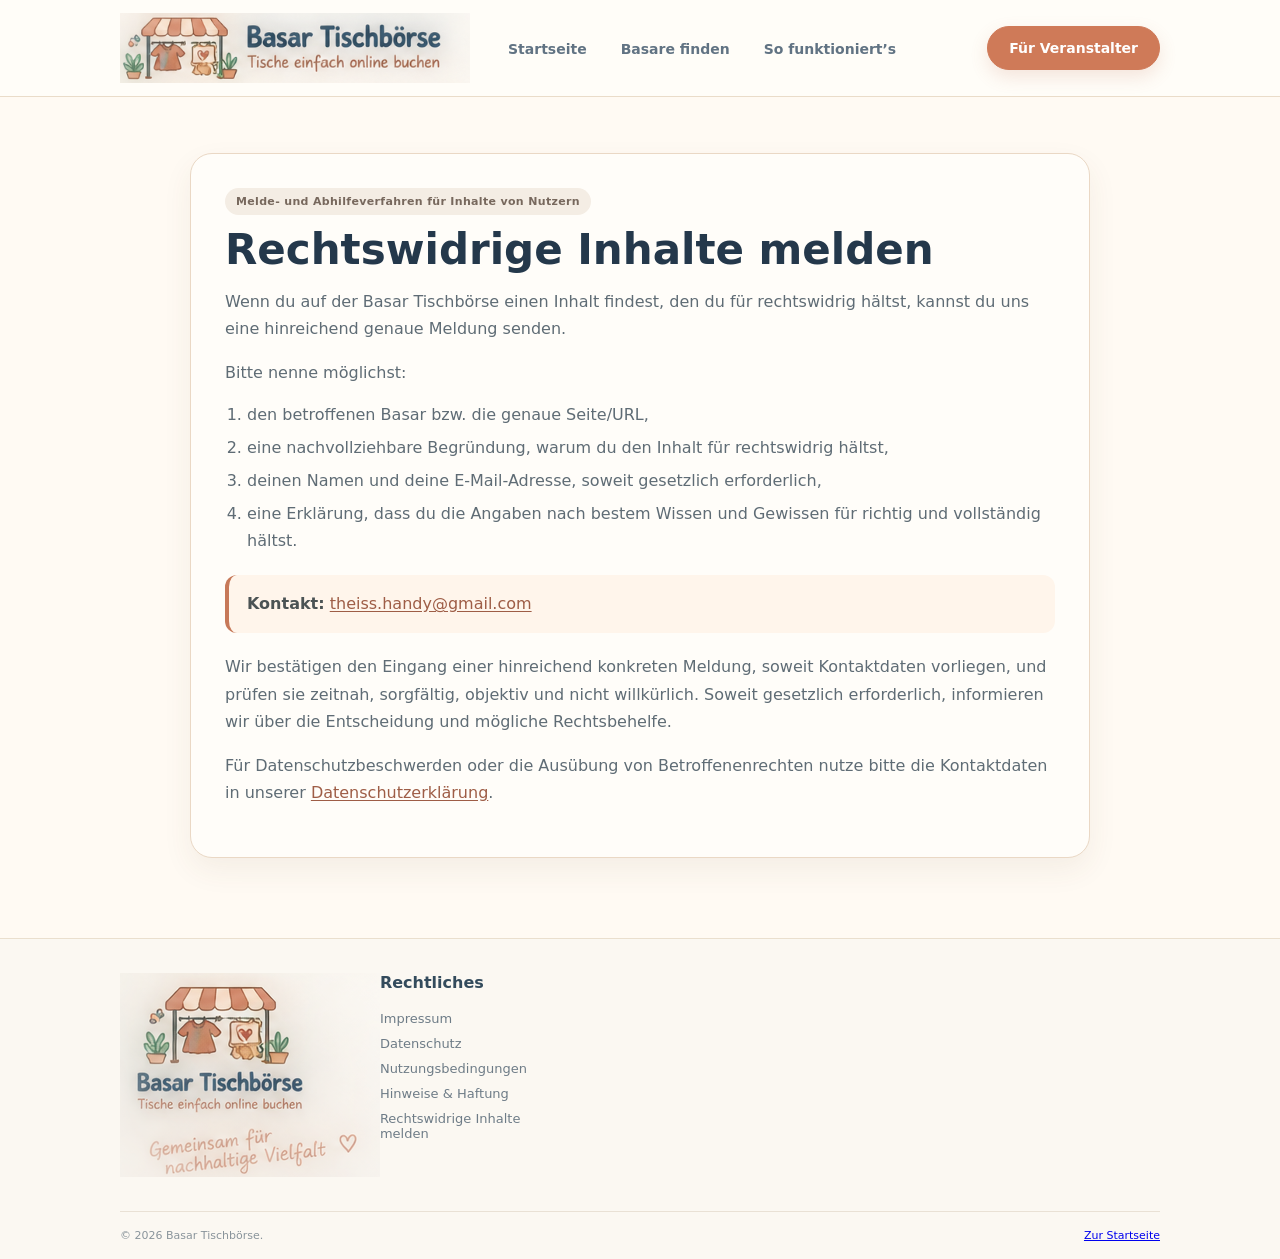
<file: rechtswidrige-inhalte.html>
<!doctype html>

<html lang="de">
<head>
<meta charset="utf-8"/>
<meta content="width=device-width,initial-scale=1.0" name="viewport"/>
<title>Rechtswidrige Inhalte melden | Basar Tischbörse</title>
<link href="styles.css?v=285" rel="stylesheet"/>
<meta content="Meldeverfahren für mutmaßlich rechtswidrige Inhalte auf der Basar Tischbörse." name="description"/><meta content="noindex,follow" name="robots"/><meta content="noindex,follow" name="googlebot"/><meta content="#fbf5ea" name="theme-color"/><meta content="Basar Tischbörse" name="application-name"/><meta content="Basar Tischbörse" name="apple-mobile-web-app-title"/><link href="https://basar-tischboerse.pages.dev/rechtswidrige-inhalte.html" rel="canonical"/><meta content="de_DE" property="og:locale"/><meta content="Basar Tischbörse" property="og:site_name"/><meta content="website" property="og:type"/><meta content="Rechtswidrige Inhalte melden" property="og:title"/><meta content="Meldeverfahren für mutmaßlich rechtswidrige Inhalte auf der Basar Tischbörse." property="og:description"/><meta content="https://basar-tischboerse.pages.dev/rechtswidrige-inhalte.html" property="og:url"/><meta content="https://basar-tischboerse.pages.dev/og-basar-tischboerse-v285.png" property="og:image"/><meta content="1200" property="og:image:width"/><meta content="630" property="og:image:height"/><meta content="Basar Tischbörse – Basare finden und Verkaufstische online buchen" property="og:image:alt"/><meta content="summary_large_image" name="twitter:card"/><meta content="Rechtswidrige Inhalte melden" name="twitter:title"/><meta content="Meldeverfahren für mutmaßlich rechtswidrige Inhalte auf der Basar Tischbörse." name="twitter:description"/><meta content="https://basar-tischboerse.pages.dev/og-basar-tischboerse-v285.png" name="twitter:image"/><link href="favicon-v285.png" rel="icon" type="image/png"/><link href="favicon-v285.png" rel="apple-touch-icon"/><link href="site.webmanifest" rel="manifest"/></head>
<body class="legal-page" id="top">
<header class="site-header market-site-header">
<div class="container header-inner market-header-inner">
<a class="market-logo-link" href="index.html?v=285#top">
<img alt="Basar Tischbörse – Tische einfach online buchen" class="market-logo-img" src="logo-header-v263.png"/>
</a>
<nav aria-label="Hauptnavigation" class="market-nav">
<a href="index.html?v=285#top"><span>Startseite</span></a>
<a href="index.html?v=285#discover"><span>Basare finden</span></a>
<a href="so-funktionierts.html?v=285"><span>So funktioniert’s</span></a>
</nav>
<a class="header-link market-organizer-button" href="admin.html?v=285">Für Veranstalter</a>
</div>
</header>
<main class="legal-main">
<div class="container">
<article class="legal-card">
<div class="legal-meta">Melde- und Abhilfeverfahren für Inhalte von Nutzern</div>
<h1>Rechtswidrige Inhalte melden</h1>
<p>Wenn du auf der Basar Tischbörse einen Inhalt findest, den du für rechtswidrig hältst, kannst du uns eine hinreichend genaue Meldung senden.</p>
<p>Bitte nenne möglichst:</p>
<ol>
<li>den betroffenen Basar bzw. die genaue Seite/URL,</li>
<li>eine nachvollziehbare Begründung, warum du den Inhalt für rechtswidrig hältst,</li>
<li>deinen Namen und deine E-Mail-Adresse, soweit gesetzlich erforderlich,</li>
<li>eine Erklärung, dass du die Angaben nach bestem Wissen und Gewissen für richtig und vollständig hältst.</li>
</ol>
<div class="legal-callout"><strong>Kontakt:</strong> <a href="mailto:theiss.handy@gmail.com?subject=Meldung%20rechtswidriger%20Inhalte%20-%20Basar%20Tischb%C3%B6rse">theiss.handy@gmail.com</a></div>
<p>Wir bestätigen den Eingang einer hinreichend konkreten Meldung, soweit Kontaktdaten vorliegen, und prüfen sie zeitnah, sorgfältig, objektiv und nicht willkürlich. Soweit gesetzlich erforderlich, informieren wir über die Entscheidung und mögliche Rechtsbehelfe.</p>
<p>Für Datenschutzbeschwerden oder die Ausübung von Betroffenenrechten nutze bitte die Kontaktdaten in unserer <a href="datenschutz.html?v=285">Datenschutzerklärung</a>.</p>
</article>
</div>
</main>
<footer class="market-footer">
<div class="container market-footer-grid">
<div class="footer-brand-block">
<a href="index.html?v=285#top"><img alt="Basar Tischbörse" src="logo-footer-v263.png"/></a>
<p class="footer-tagline">Gemeinsam für nachhaltige Vielfalt ♡</p>
</div>
<div class="footer-links-block">
<h3>Rechtliches</h3>
<a href="impressum.html?v=285">Impressum</a>
<a href="datenschutz.html?v=285">Datenschutz</a>
<a href="nutzungsbedingungen.html?v=285">Nutzungsbedingungen</a>
<a href="haftung.html?v=285">Hinweise &amp; Haftung</a>
<a href="rechtswidrige-inhalte.html?v=285">Rechtswidrige Inhalte melden</a>
</div>
</div>
<div class="container footer-bottom"><span>© 2026 Basar Tischbörse.</span><a href="index.html?v=285#top">Zur Startseite</a></div>
</footer>
</body>
</html>
</file>
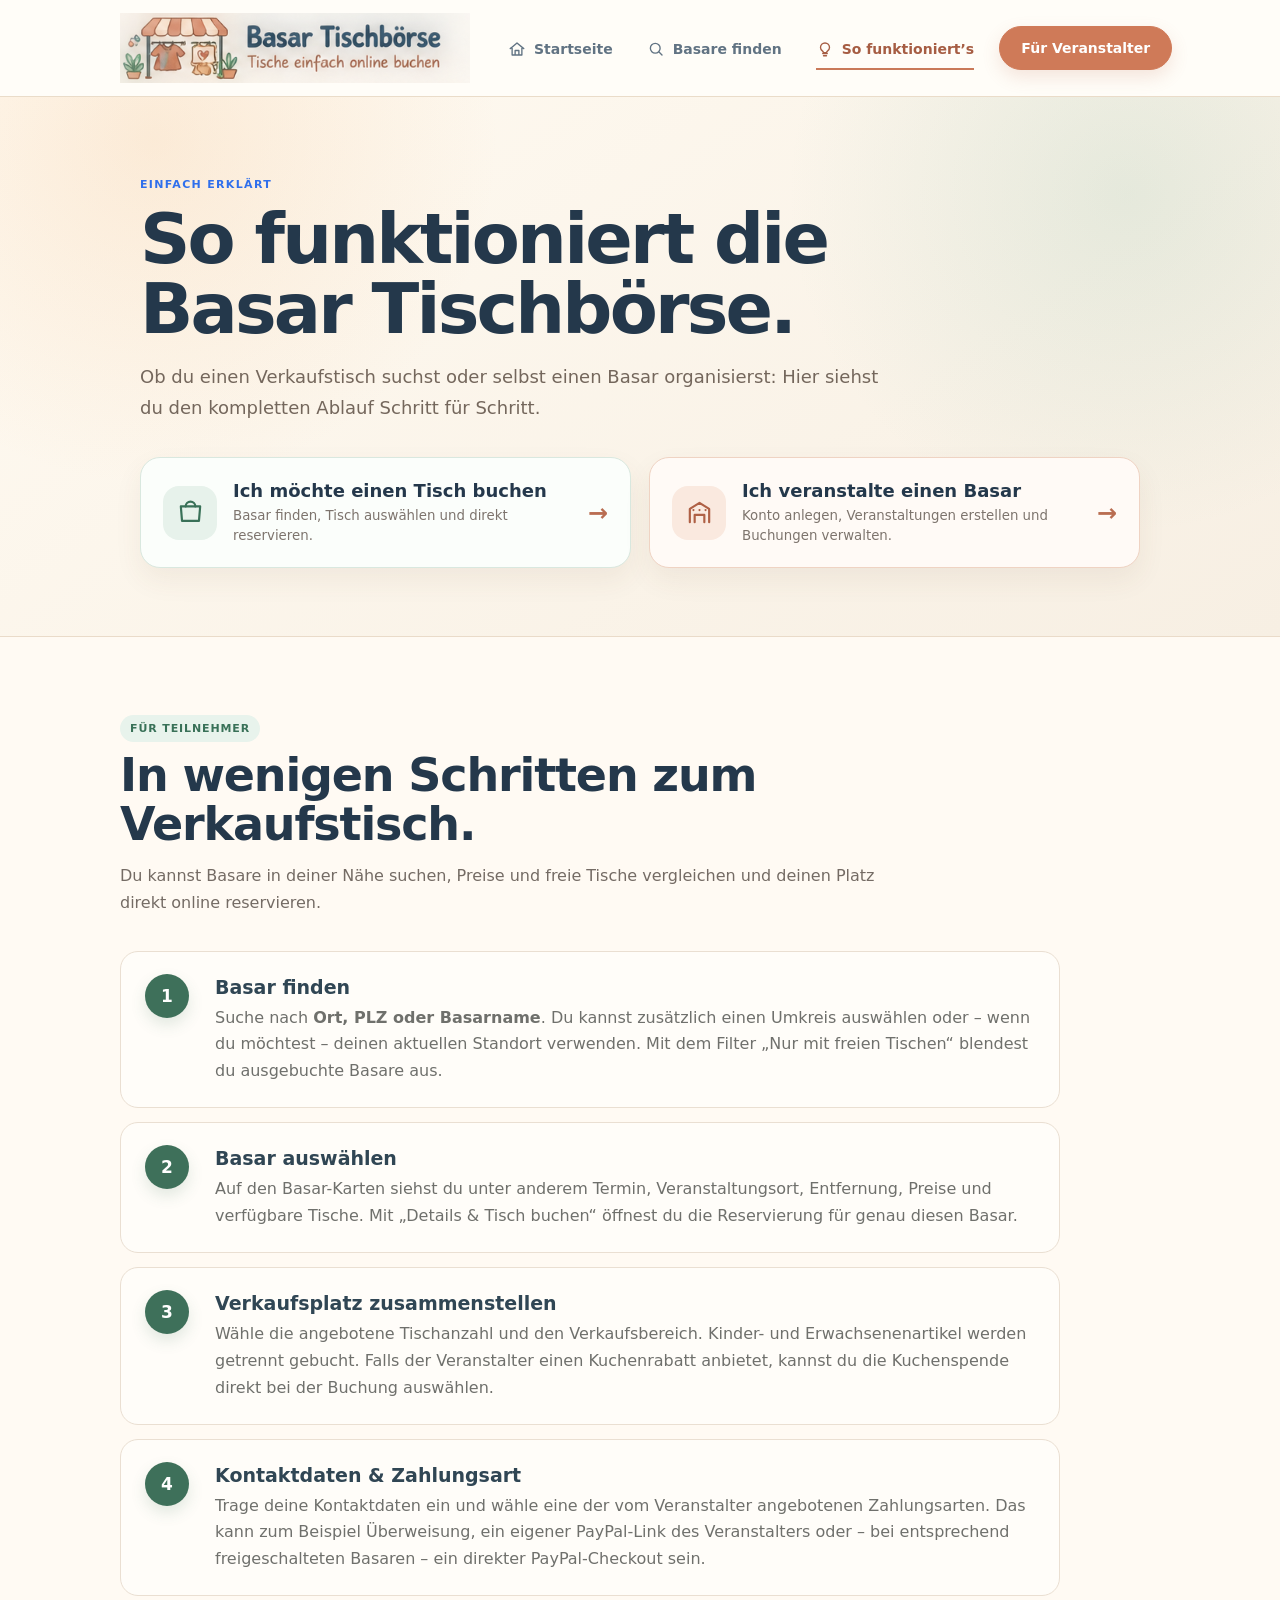
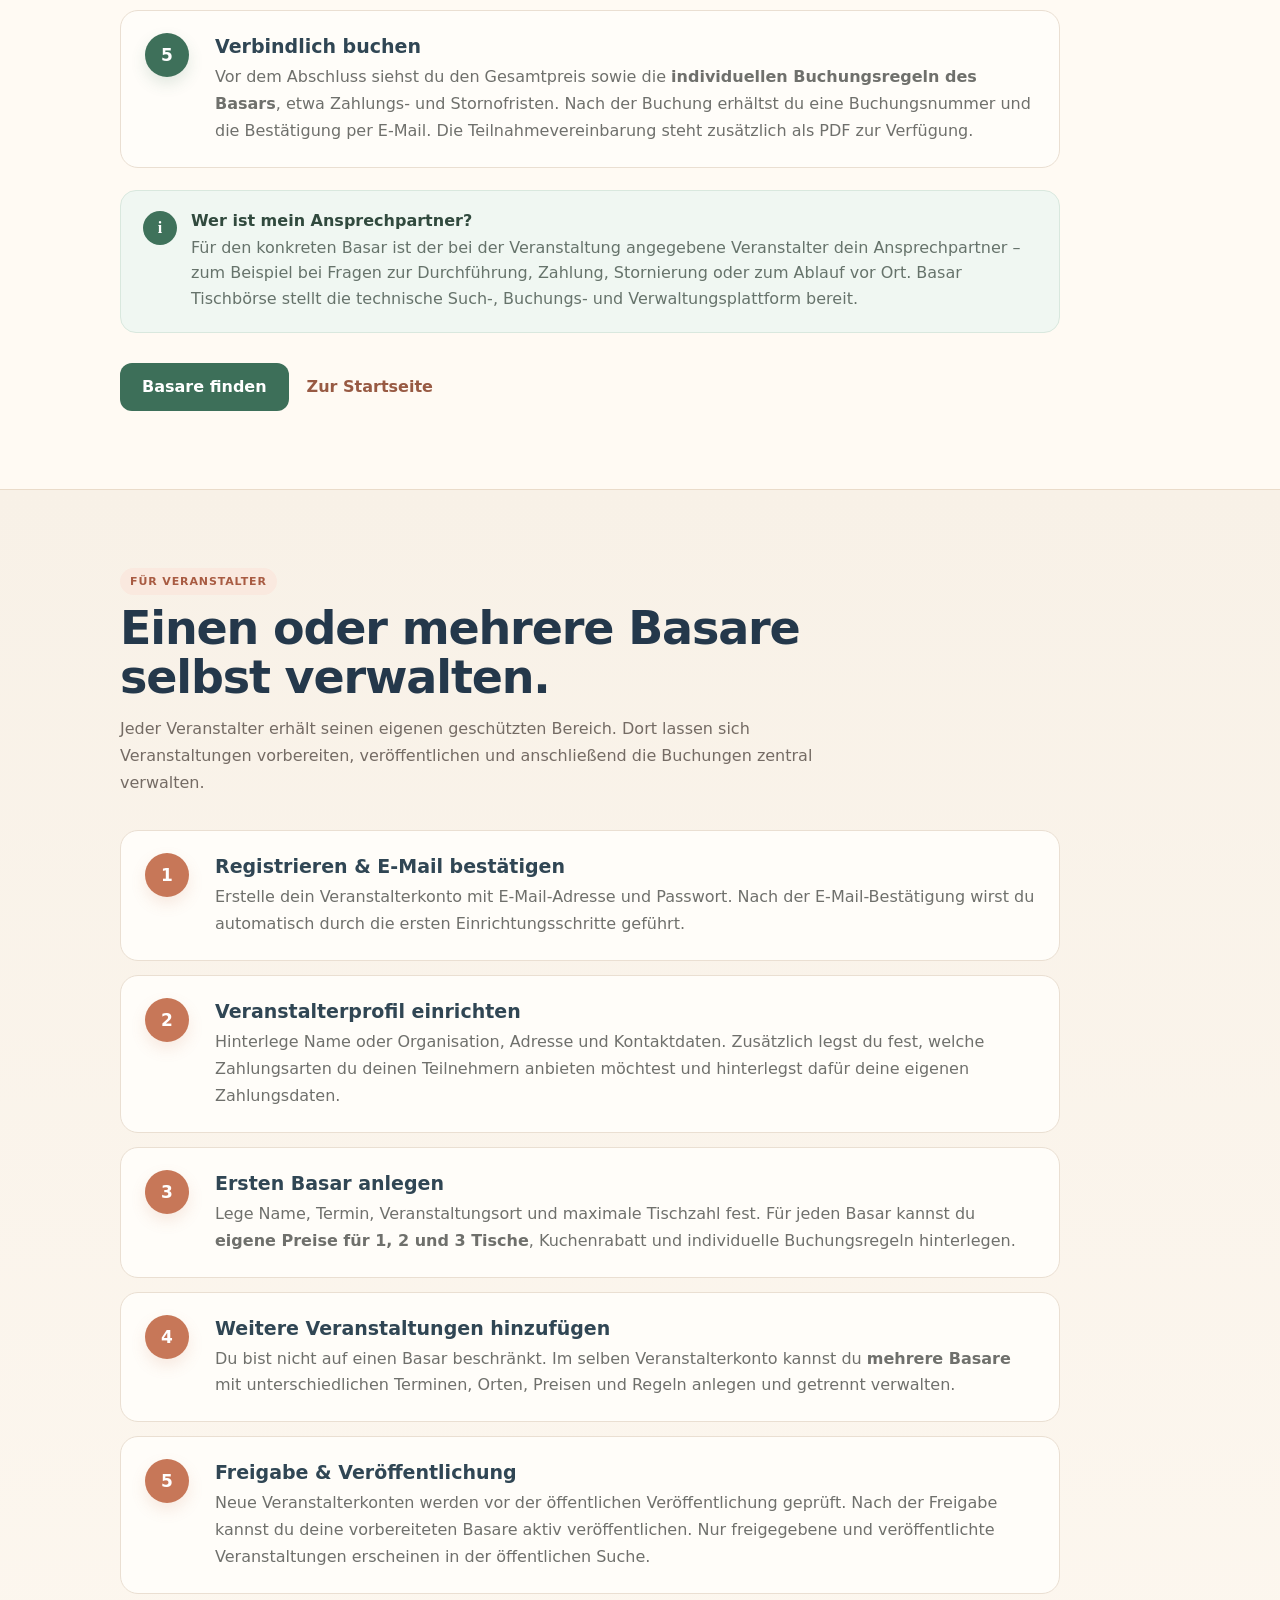
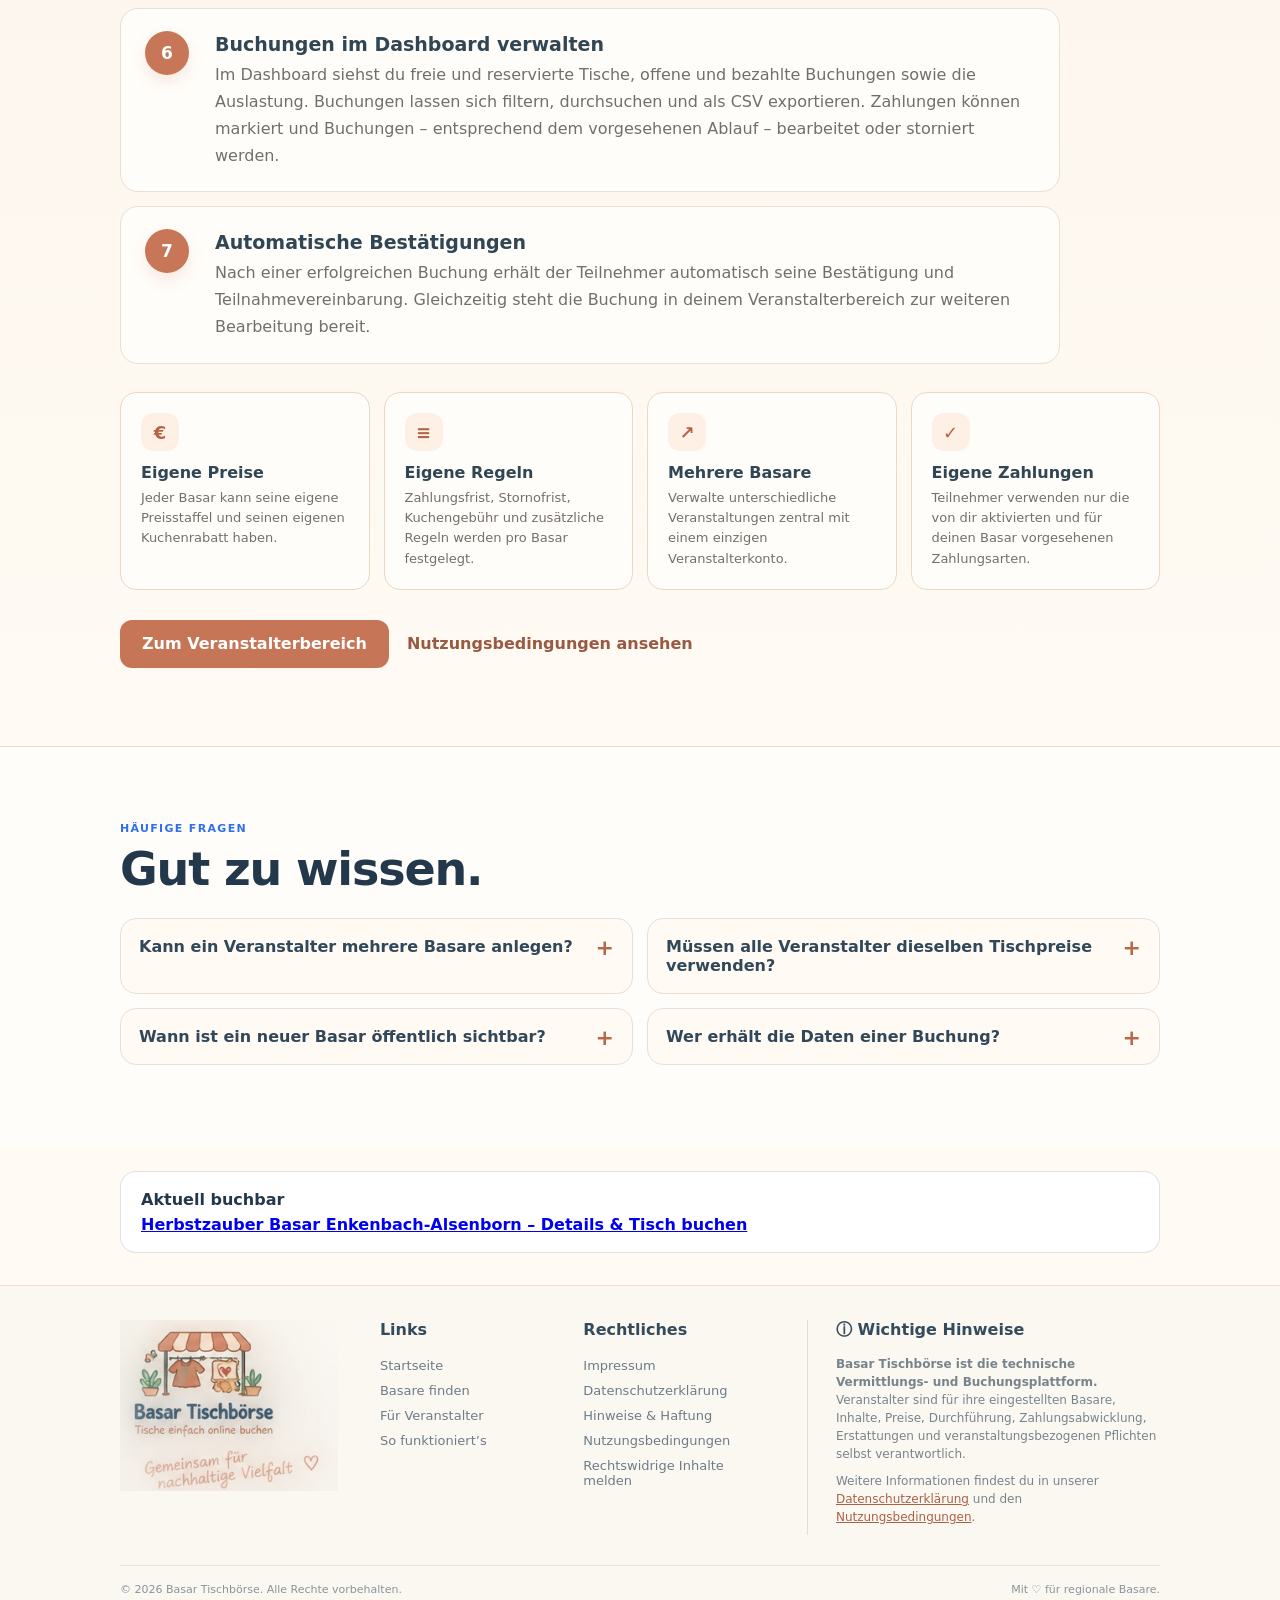
<file: so-funktionierts.html>
<!doctype html>
<html lang="de">
<head>
  <meta charset="UTF-8">
  <meta name="viewport" content="width=device-width,initial-scale=1.0">
  <title>So funktioniert’s – Basar Tischbörse</title>
  <meta name="description" content="So funktioniert die Basar Tischbörse für Teilnehmer und Veranstalter – vom Basar finden und Tisch buchen bis zum Anlegen und Verwalten eigener Veranstaltungen.">
  <link rel="stylesheet" href="styles.css?v=283">
</head>
<body class="guide-page" id="top">
<header class="site-header market-site-header">
  <div class="container header-inner market-header-inner">
    <a class="market-logo-link" href="index.html?v=283#top" aria-label="Basar Tischbörse – zur Startseite">
      <img class="market-logo-img" src="logo-header-v263.png" alt="Basar Tischbörse – Tische einfach online buchen">
    </a>
    <nav class="market-nav" aria-label="Hauptnavigation">
      <a href="index.html?v=283#top">
        <svg viewBox="0 0 24 24" aria-hidden="true"><path d="M3 11.5 12 4l9 7.5M5.5 10.5V20h13v-9.5M9.5 20v-6h5v6"/></svg>
        <span>Startseite</span>
      </a>
      <a href="index.html?v=283#discover">
        <svg viewBox="0 0 24 24" aria-hidden="true"><circle cx="11" cy="11" r="6.5"/><path d="m16 16 4 4"/></svg>
        <span>Basare finden</span>
      </a>
      <a href="so-funktionierts.html?v=283" class="active" aria-current="page">
        <svg viewBox="0 0 24 24" aria-hidden="true"><path d="M9 18h6M10 21h4M8.5 14.5c-1.4-1.1-2.5-2.7-2.5-4.5a6 6 0 0 1 12 0c0 1.8-1.1 3.4-2.5 4.5-.8.6-1.3 1.3-1.5 2.5h-4c-.2-1.2-.7-1.9-1.5-2.5Z"/></svg>
        <span>So funktioniert’s</span>
      </a>
    </nav>
    <a class="header-link market-organizer-button" href="admin.html?v=283">Für Veranstalter</a>
  </div>
</header>

<main class="guide-main">
  <section class="guide-hero">
    <div class="container guide-hero-inner">
      <span class="eyebrow warm">EINFACH ERKLÄRT</span>
      <h1>So funktioniert die Basar Tischbörse.</h1>
      <p>Ob du einen Verkaufstisch suchst oder selbst einen Basar organisierst: Hier siehst du den kompletten Ablauf Schritt für Schritt.</p>
      <div class="guide-role-grid" aria-label="Bereich auswählen">
        <a class="guide-role-card participant" href="#teilnehmer">
          <span class="guide-role-icon" aria-hidden="true">
            <svg viewBox="0 0 24 24"><path d="M4 7h16l-1 12H5L4 7Z"/><path d="M8 7a4 4 0 0 1 8 0"/></svg>
          </span>
          <span><strong>Ich möchte einen Tisch buchen</strong><small>Basar finden, Tisch auswählen und direkt reservieren.</small></span>
          <b aria-hidden="true">→</b>
        </a>
        <a class="guide-role-card organizer" href="#veranstalter">
          <span class="guide-role-icon" aria-hidden="true">
            <svg viewBox="0 0 24 24"><path d="M4 20V9l8-5 8 5v11"/><path d="M8 20v-6h8v6M7 10h.01M12 10h.01M17 10h.01"/></svg>
          </span>
          <span><strong>Ich veranstalte einen Basar</strong><small>Konto anlegen, Veranstaltungen erstellen und Buchungen verwalten.</small></span>
          <b aria-hidden="true">→</b>
        </a>
      </div>
    </div>
  </section>

  <section class="guide-section" id="teilnehmer">
    <div class="container">
      <div class="guide-section-head">
        <span class="guide-kicker participant">FÜR TEILNEHMER</span>
        <h2>In wenigen Schritten zum Verkaufstisch.</h2>
        <p>Du kannst Basare in deiner Nähe suchen, Preise und freie Tische vergleichen und deinen Platz direkt online reservieren.</p>
      </div>

      <div class="guide-steps">
        <article class="guide-step">
          <span class="guide-step-number">1</span>
          <div><h3>Basar finden</h3><p>Suche nach <strong>Ort, PLZ oder Basarname</strong>. Du kannst zusätzlich einen Umkreis auswählen oder – wenn du möchtest – deinen aktuellen Standort verwenden. Mit dem Filter „Nur mit freien Tischen“ blendest du ausgebuchte Basare aus.</p></div>
        </article>
        <article class="guide-step">
          <span class="guide-step-number">2</span>
          <div><h3>Basar auswählen</h3><p>Auf den Basar-Karten siehst du unter anderem Termin, Veranstaltungsort, Entfernung, Preise und verfügbare Tische. Mit „Details &amp; Tisch buchen“ öffnest du die Reservierung für genau diesen Basar.</p></div>
        </article>
        <article class="guide-step">
          <span class="guide-step-number">3</span>
          <div><h3>Verkaufsplatz zusammenstellen</h3><p>Wähle die angebotene Tischanzahl und den Verkaufsbereich. Kinder- und Erwachsenenartikel werden getrennt gebucht. Falls der Veranstalter einen Kuchenrabatt anbietet, kannst du die Kuchenspende direkt bei der Buchung auswählen.</p></div>
        </article>
        <article class="guide-step">
          <span class="guide-step-number">4</span>
          <div><h3>Kontaktdaten &amp; Zahlungsart</h3><p>Trage deine Kontaktdaten ein und wähle eine der vom Veranstalter angebotenen Zahlungsarten. Das kann zum Beispiel Überweisung, ein eigener PayPal-Link des Veranstalters oder – bei entsprechend freigeschalteten Basaren – ein direkter PayPal-Checkout sein.</p></div>
        </article>
        <article class="guide-step">
          <span class="guide-step-number">5</span>
          <div><h3>Verbindlich buchen</h3><p>Vor dem Abschluss siehst du den Gesamtpreis sowie die <strong>individuellen Buchungsregeln des Basars</strong>, etwa Zahlungs- und Stornofristen. Nach der Buchung erhältst du eine Buchungsnummer und die Bestätigung per E-Mail. Die Teilnahmevereinbarung steht zusätzlich als PDF zur Verfügung.</p></div>
        </article>
      </div>

      <div class="guide-info-box">
        <div class="guide-info-icon" aria-hidden="true">i</div>
        <div><strong>Wer ist mein Ansprechpartner?</strong><p>Für den konkreten Basar ist der bei der Veranstaltung angegebene Veranstalter dein Ansprechpartner – zum Beispiel bei Fragen zur Durchführung, Zahlung, Stornierung oder zum Ablauf vor Ort. Basar Tischbörse stellt die technische Such-, Buchungs- und Verwaltungsplattform bereit.</p></div>
      </div>

      <div class="guide-cta-row">
        <a class="guide-primary-cta" href="index.html?v=283#discover">Basare finden</a>
        <a class="guide-text-link" href="index.html?v=283#top">Zur Startseite</a>
      </div>
    </div>
  </section>

  <section class="guide-section guide-organizer-section" id="veranstalter">
    <div class="container">
      <div class="guide-section-head">
        <span class="guide-kicker organizer">FÜR VERANSTALTER</span>
        <h2>Einen oder mehrere Basare selbst verwalten.</h2>
        <p>Jeder Veranstalter erhält seinen eigenen geschützten Bereich. Dort lassen sich Veranstaltungen vorbereiten, veröffentlichen und anschließend die Buchungen zentral verwalten.</p>
      </div>

      <div class="guide-steps organizer-steps">
        <article class="guide-step">
          <span class="guide-step-number">1</span>
          <div><h3>Registrieren &amp; E-Mail bestätigen</h3><p>Erstelle dein Veranstalterkonto mit E-Mail-Adresse und Passwort. Nach der E-Mail-Bestätigung wirst du automatisch durch die ersten Einrichtungsschritte geführt.</p></div>
        </article>
        <article class="guide-step">
          <span class="guide-step-number">2</span>
          <div><h3>Veranstalterprofil einrichten</h3><p>Hinterlege Name oder Organisation, Adresse und Kontaktdaten. Zusätzlich legst du fest, welche Zahlungsarten du deinen Teilnehmern anbieten möchtest und hinterlegst dafür deine eigenen Zahlungsdaten.</p></div>
        </article>
        <article class="guide-step">
          <span class="guide-step-number">3</span>
          <div><h3>Ersten Basar anlegen</h3><p>Lege Name, Termin, Veranstaltungsort und maximale Tischzahl fest. Für jeden Basar kannst du <strong>eigene Preise für 1, 2 und 3 Tische</strong>, Kuchenrabatt und individuelle Buchungsregeln hinterlegen.</p></div>
        </article>
        <article class="guide-step">
          <span class="guide-step-number">4</span>
          <div><h3>Weitere Veranstaltungen hinzufügen</h3><p>Du bist nicht auf einen Basar beschränkt. Im selben Veranstalterkonto kannst du <strong>mehrere Basare</strong> mit unterschiedlichen Terminen, Orten, Preisen und Regeln anlegen und getrennt verwalten.</p></div>
        </article>
        <article class="guide-step">
          <span class="guide-step-number">5</span>
          <div><h3>Freigabe &amp; Veröffentlichung</h3><p>Neue Veranstalterkonten werden vor der öffentlichen Veröffentlichung geprüft. Nach der Freigabe kannst du deine vorbereiteten Basare aktiv veröffentlichen. Nur freigegebene und veröffentlichte Veranstaltungen erscheinen in der öffentlichen Suche.</p></div>
        </article>
        <article class="guide-step">
          <span class="guide-step-number">6</span>
          <div><h3>Buchungen im Dashboard verwalten</h3><p>Im Dashboard siehst du freie und reservierte Tische, offene und bezahlte Buchungen sowie die Auslastung. Buchungen lassen sich filtern, durchsuchen und als CSV exportieren. Zahlungen können markiert und Buchungen – entsprechend dem vorgesehenen Ablauf – bearbeitet oder storniert werden.</p></div>
        </article>
        <article class="guide-step">
          <span class="guide-step-number">7</span>
          <div><h3>Automatische Bestätigungen</h3><p>Nach einer erfolgreichen Buchung erhält der Teilnehmer automatisch seine Bestätigung und Teilnahmevereinbarung. Gleichzeitig steht die Buchung in deinem Veranstalterbereich zur weiteren Bearbeitung bereit.</p></div>
        </article>
      </div>

      <div class="guide-feature-grid">
        <div><span>€</span><strong>Eigene Preise</strong><p>Jeder Basar kann seine eigene Preisstaffel und seinen eigenen Kuchenrabatt haben.</p></div>
        <div><span>≡</span><strong>Eigene Regeln</strong><p>Zahlungsfrist, Stornofrist, Kuchengebühr und zusätzliche Regeln werden pro Basar festgelegt.</p></div>
        <div><span>↗</span><strong>Mehrere Basare</strong><p>Verwalte unterschiedliche Veranstaltungen zentral mit einem einzigen Veranstalterkonto.</p></div>
        <div><span>✓</span><strong>Eigene Zahlungen</strong><p>Teilnehmer verwenden nur die von dir aktivierten und für deinen Basar vorgesehenen Zahlungsarten.</p></div>
      </div>

      <div class="guide-cta-row">
        <a class="guide-primary-cta organizer-cta" href="admin.html?v=283">Zum Veranstalterbereich</a>
        <a class="guide-text-link" href="nutzungsbedingungen.html?v=283">Nutzungsbedingungen ansehen</a>
      </div>
    </div>
  </section>

  <section class="guide-faq-section">
    <div class="container">
      <div class="guide-section-head compact">
        <span class="eyebrow warm">HÄUFIGE FRAGEN</span>
        <h2>Gut zu wissen.</h2>
      </div>
      <div class="guide-faq-grid">
        <details><summary>Kann ein Veranstalter mehrere Basare anlegen?</summary><p>Ja. Ein Veranstalterkonto kann mehrere Basare enthalten. Termine, Orte, Preise, Regeln und Buchungen werden je Veranstaltung getrennt verwaltet.</p></details>
        <details><summary>Müssen alle Veranstalter dieselben Tischpreise verwenden?</summary><p>Nein. Preise für 1, 2 und 3 Tische sowie der Kuchenrabatt werden individuell pro Basar festgelegt.</p></details>
        <details><summary>Wann ist ein neuer Basar öffentlich sichtbar?</summary><p>Bei neuen Veranstaltern erst nach der Plattformfreigabe und sobald der Basar anschließend als aktiv und öffentlich veröffentlicht wurde.</p></details>
        <details><summary>Wer erhält die Daten einer Buchung?</summary><p>Die Buchungsdaten werden zur Abwicklung verarbeitet und dem für den ausgewählten Basar zuständigen Veranstalter bereitgestellt. Einzelheiten findest du in der Datenschutzerklärung.</p></details>
      </div>
    </div>
  </section>
  <section class="container" aria-label="Aktueller Basar" style="margin-top:24px;margin-bottom:32px;">
    <div style="padding:18px 20px;border:1px solid rgba(30,55,70,.14);border-radius:16px;background:#fff;">
      <strong style="display:block;margin-bottom:6px;">Aktuell buchbar</strong>
      <a href="/basar/5-herbstzauber-basar-enkenbach-alsenborn" style="font-weight:700;text-decoration:underline;">Herbstzauber Basar Enkenbach-Alsenborn – Details &amp; Tisch buchen</a>
    </div>
  </section>
</main>

<footer class="market-footer">
  <div class="container market-footer-grid">
    <div class="footer-brand-block">
      <a href="index.html?v=283#top" class="footer-logo-link" aria-label="Zur Startseite"><img class="footer-logo-img" src="logo-footer-v263.png" alt="Basar Tischbörse – Gemeinsam für nachhaltige Vielfalt"></a>
      <p class="footer-tagline">Gemeinsam für nachhaltige Vielfalt ♡</p>
    </div>
    <div class="footer-links-block"><h3>Links</h3><a href="index.html?v=283#top">Startseite</a><a href="index.html?v=283#discover">Basare finden</a><a href="admin.html?v=283">Für Veranstalter</a><a href="so-funktionierts.html?v=283">So funktioniert’s</a></div>
    <div class="footer-links-block"><h3>Rechtliches</h3><a href="impressum.html?v=283">Impressum</a><a href="datenschutz.html?v=283">Datenschutzerklärung</a><a href="haftung.html?v=283">Hinweise &amp; Haftung</a><a href="nutzungsbedingungen.html?v=283">Nutzungsbedingungen</a><a href="rechtswidrige-inhalte.html?v=283">Rechtswidrige Inhalte melden</a></div>
    <div class="footer-notice"><h3>ⓘ Wichtige Hinweise</h3><p><strong>Basar Tischbörse ist die technische Vermittlungs- und Buchungsplattform.</strong> Veranstalter sind für ihre eingestellten Basare, Inhalte, Preise, Durchführung, Zahlungsabwicklung, Erstattungen und veranstaltungsbezogenen Pflichten selbst verantwortlich.</p><p>Weitere Informationen findest du in unserer <a href="datenschutz.html?v=283">Datenschutzerklärung</a> und den <a href="nutzungsbedingungen.html?v=283">Nutzungsbedingungen</a>.</p></div>
  </div>
  <div class="container footer-bottom"><span>© 2026 Basar Tischbörse. Alle Rechte vorbehalten.</span><span>Mit ♡ für regionale Basare.</span></div>
</footer>
</body>
</html>
</file>
<file: styles.css>
:root{--bg:#f5f7fa;--card:#fff;--ink:#152033;--muted:#697386;--line:#dbe1e8;--accent:#183b67;--accent2:#2f6fec;--success:#1d7a4c}
*{box-sizing:border-box}body{margin:0;font-family:Inter,system-ui,-apple-system,BlinkMacSystemFont,"Segoe UI",sans-serif;background:var(--bg);color:var(--ink)}.container{width:min(1040px,calc(100% - 32px));margin:auto}.site-header{background:#fff;border-bottom:1px solid var(--line)}.header-inner{min-height:72px;display:flex;align-items:center;justify-content:space-between;gap:24px}.brand{font-size:20px;font-weight:800}.subtitle{font-size:12px;color:var(--muted);margin-top:2px}.header-link{text-decoration:none;color:var(--accent);font-weight:700}.main{padding:54px 0 80px}.hero{margin-bottom:28px}.eyebrow{font-size:11px;font-weight:800;letter-spacing:.12em;color:var(--accent2)}h1{font-size:clamp(34px,5vw,56px);line-height:1.02;margin:10px 0 16px;max-width:800px}h2{font-size:28px;margin:5px 0 8px}.hero p{max-width:700px;font-size:17px;color:var(--muted);line-height:1.6}.card{background:var(--card);border:1px solid var(--line);border-radius:22px;padding:28px;box-shadow:0 10px 30px rgba(15,25,40,.05);margin-bottom:26px}.card-head{display:flex;justify-content:space-between;align-items:flex-start;gap:20px;border-bottom:1px solid var(--line);padding-bottom:20px;margin-bottom:26px}.card-head p{color:var(--muted);margin:0}.availability{display:flex;flex-direction:column;text-align:right}.availability strong{font-size:34px;color:var(--accent2);line-height:1}.availability span{font-size:12px;color:var(--muted);margin-top:3px}.section-grid{display:grid;grid-template-columns:1fr 1fr;gap:18px}.field{display:flex;flex-direction:column;gap:8px}.field.full{grid-column:1/-1}label{font-size:13px;font-weight:700}input,select,textarea{width:100%;padding:13px 14px;border:1px solid var(--line);border-radius:12px;background:#fff;color:var(--ink);font:inherit;outline:none}input:focus,select:focus,textarea:focus{border-color:var(--accent2);box-shadow:0 0 0 3px rgba(47,111,236,.12)}.choices{display:grid;gap:10px}.choices-3{grid-template-columns:repeat(3,1fr)}.choices-2{grid-template-columns:repeat(2,1fr)}.choice{cursor:pointer;position:relative}.choice input{position:absolute;opacity:0}.choice span{display:flex;align-items:center;justify-content:space-between;min-height:58px;padding:13px 15px;border:1px solid var(--line);border-radius:12px;background:#fff}.choice strong{color:var(--accent2)}.choice input:checked+span{border-color:var(--accent2);box-shadow:0 0 0 2px rgba(47,111,236,.12)}.hint,.small{font-size:12px;color:var(--muted);line-height:1.5}.checkbox-row{display:flex;align-items:flex-start;gap:10px;font-weight:500}.checkbox-row input{width:18px;height:18px;flex:none;margin-top:1px}.cake-field{padding-top:2px}.price-box{margin-top:24px;border-top:1px solid var(--line);padding-top:18px}.price-box>div{display:flex;justify-content:space-between;padding:6px 0;color:var(--muted)}.price-box .total{margin-top:7px;padding-top:14px;border-top:1px solid var(--line);font-size:18px;color:var(--ink)}.primary,.secondary{border:0;border-radius:12px;padding:14px 18px;font:inherit;font-weight:800;cursor:pointer}.primary{width:100%;margin-top:18px;background:var(--accent);color:#fff}.secondary{background:#eef2f7;color:var(--ink)}.confirmation{text-align:center;padding:42px 28px}.success-mark{width:58px;height:58px;margin:0 auto 18px;border-radius:50%;background:#e5f4ec;color:var(--success);display:grid;place-items:center;font-size:30px;font-weight:900}.booking-number{display:inline-block;margin:14px 0;padding:12px 18px;border-radius:10px;background:#f0f4f8;font-weight:800;letter-spacing:.05em}.actions{display:flex;justify-content:center;gap:10px}.hidden{display:none}.dashboard-grid{display:grid;grid-template-columns:repeat(3,1fr);gap:12px}.stat{padding:18px;border-radius:14px;background:#f7f9fb}.stat span{display:block;font-size:12px;color:var(--muted)}.stat strong{display:block;font-size:28px;margin-top:8px}.badge{display:inline-block;padding:7px 10px;background:#eef2f7;border-radius:999px;font-size:12px;font-weight:800}.footer{padding:28px 0;color:var(--muted);font-size:12px;border-top:1px solid var(--line)}@media(max-width:720px){.section-grid{grid-template-columns:1fr}.choices-3,.choices-2{grid-template-columns:1fr}.card{padding:20px}.card-head{flex-direction:column}.availability{text-align:left}.actions{flex-direction:column}.dashboard-grid{grid-template-columns:1fr 1fr}.dashboard-grid .stat:last-child{grid-column:1/-1}}

.form-error{margin-top:18px;padding:14px 16px;border-radius:12px;background:#fff1f1;border:1px solid #f2c4c4;color:#8d1f1f;font-size:13px;line-height:1.5}.choice.disabled{opacity:.45;cursor:not-allowed}.choice input:disabled+span{cursor:not-allowed}.primary:disabled{opacity:.6;cursor:not-allowed}

.table-wrap { overflow-x: auto; }
.booking-table { width: 100%; border-collapse: collapse; min-width: 860px; }
.booking-table th, .booking-table td { padding: 12px 10px; border-bottom: 1px solid #e5e7eb; text-align: left; vertical-align: top; }
.booking-table th { font-size: 12px; text-transform: uppercase; letter-spacing: .04em; color: #64748b; }
.booking-table td { font-size: 14px; color: #0f172a; }

.header-actions{display:flex;align-items:center;gap:12px}.button-row{display:flex;gap:10px;align-items:center;flex-wrap:wrap}.inline-button{width:auto;margin:0}.basar-list{display:grid;gap:10px}.basar-list-item{display:flex;align-items:center;justify-content:space-between;gap:20px;width:100%;padding:16px 18px;background:#fff;border:1px solid var(--line);border-radius:14px;text-align:left;cursor:pointer;font:inherit;color:var(--ink)}.basar-list-item:hover{border-color:#b8c5d6}.basar-list-item.selected{border-color:var(--accent2);box-shadow:0 0 0 2px rgba(47,111,236,.1)}.basar-list-item strong{display:block;font-size:16px}.basar-list-item span{display:block;color:var(--muted);font-size:13px;margin-top:3px}.status-chip{display:inline-flex!important;align-items:center;justify-content:center;padding:7px 10px;border-radius:999px;font-weight:800;white-space:nowrap}.status-chip.active{background:#e8f5ee;color:#1d7a4c}.status-chip.inactive{background:#eef2f7;color:#64748b}.empty-state{padding:22px;border:1px dashed var(--line);border-radius:14px;color:var(--muted);text-align:center}.compact-select{min-width:170px;padding:12px 14px;border:1px solid var(--line);border-radius:12px;background:#fff;color:var(--ink);font:inherit}.table-button{border:1px solid var(--line);background:#fff;border-radius:10px;padding:9px 12px;font:inherit;font-size:13px;font-weight:800;cursor:pointer;color:var(--accent)}.table-button:hover{border-color:var(--accent2)}.muted-row{opacity:.6}.status-offen{background:#fff4dd;color:#91631b}.status-bezahlt{background:#e8f5ee;color:#1d7a4c}.status-storniert{background:#f3e9e9;color:#8d1f1f}.danger{border:0;border-radius:12px;padding:14px 18px;background:#fff0f0;color:#8d1f1f;font:inherit;font-weight:800;cursor:pointer}.danger:hover{background:#ffe3e3}.modal{position:fixed;inset:0;background:rgba(15,23,42,.46);display:flex;align-items:center;justify-content:center;padding:20px;z-index:50}.modal-panel{width:min(760px,100%);max-height:90vh;overflow:auto;background:#fff;border-radius:20px;padding:26px;box-shadow:0 24px 60px rgba(15,23,42,.22)}.modal-head{display:flex;justify-content:space-between;gap:20px;border-bottom:1px solid var(--line);padding-bottom:18px;margin-bottom:20px}.icon-button{width:40px;height:40px;border:0;border-radius:10px;background:#eef2f7;font-size:26px;cursor:pointer;color:var(--ink)}.detail-grid{display:grid;grid-template-columns:1fr 1fr;gap:12px}.detail-item{padding:14px;border:1px solid var(--line);border-radius:12px;background:#fafbfc}.detail-item.full{grid-column:1/-1}.detail-item span{display:block;font-size:12px;color:var(--muted);margin-bottom:5px}.detail-item strong{font-size:14px;line-height:1.45}.modal-actions{display:flex;justify-content:flex-end;gap:10px;flex-wrap:wrap;border-top:1px solid var(--line);margin-top:20px;padding-top:18px}@media(max-width:720px){.header-inner{align-items:flex-start;padding:14px 0}.header-actions{flex-direction:column;align-items:flex-end}.basar-list-item{align-items:flex-start}.detail-grid{grid-template-columns:1fr}.detail-item.full{grid-column:auto}.modal-actions{justify-content:stretch}.modal-actions button{width:100%}}

/* V10: modal visibility must override .modal { display:flex } */
.modal.hidden { display: none !important; }

/* V11 public booking refinements */
.choice.disabled{opacity:.45;cursor:not-allowed}.choice.disabled span{background:#f6f7f9}.form-error{margin-top:16px;padding:12px 14px;border:1px solid #efb5b5;border-radius:12px;background:#fff2f2;color:#8d1f1f;font-size:13px;line-height:1.45}.primary:disabled,.secondary:disabled{opacity:.55;cursor:not-allowed}

/* V12 */
.terms-box{margin:22px 0;padding:18px 20px;border:1px solid #d8e0eb;border-radius:14px;background:#f8fafc;color:#26354a;line-height:1.55}.terms-box strong{display:block;margin-bottom:8px;color:#0f2341}.terms-box ul{margin:0;padding-left:20px}.terms-box li+li{margin-top:6px}.status-abgelaufen{background:#fff4d6;color:#8a5a00}

/* V13 E-Mail-Status */
.email-status { margin-top: 12px; }
.email-status.success { color: #16794b; font-weight: 700; }
.email-status.warning { color: #9a5b00; font-weight: 700; }
#resendEmailButton { margin: 6px auto 14px; }


/* V15 PayPal Sandbox */
.paypal-section{margin:22px auto 8px;max-width:520px;padding:18px;border:1px solid #d9e1ec;border-radius:14px;background:#fbfcfe;text-align:left}.paypal-heading{font-weight:800;margin-bottom:4px;text-align:center}.paypal-status{margin-top:10px;text-align:center}.paypal-status.success{color:#16794b;font-weight:700}.paypal-status.warning{color:#9a5b00;font-weight:700}.paypal-status.error{color:#8d1f1f;font-weight:700}#paypalButtonContainer{margin-top:14px;min-height:46px}

textarea{resize:vertical;min-height:96px}

/* V21: Veranstalter-Registrierung und Onboarding */
.auth-tabs{display:flex;gap:8px;padding:5px;background:#f1f4f8;border-radius:14px;margin-bottom:24px}.auth-tab{flex:1;border:0;border-radius:10px;padding:12px 14px;background:transparent;color:var(--muted);font:inherit;font-weight:800;cursor:pointer}.auth-tab.active{background:#fff;color:var(--accent);box-shadow:0 2px 10px rgba(15,25,40,.08)}.auth-head{margin-bottom:22px}.auth-notice{margin-top:18px;padding:14px 16px;border-radius:12px;background:#eaf6ef;border:1px solid #bfe3ce;color:#176a43;font-size:13px;line-height:1.5}.onboarding-banner{background:#eef5ff;border:1px solid #bfd4f6;border-radius:20px;padding:22px 26px;margin-bottom:26px}.onboarding-banner h2{font-size:24px;margin:5px 0 7px}.onboarding-banner p{margin:0;color:#516178;line-height:1.55}@media(max-width:720px){.auth-tabs{flex-direction:column}}

/* V22 Zahlungsarten */
.payment-settings{padding-top:8px;border-top:1px solid #e4e9f0;margin-top:4px}.payment-settings strong,.info-box strong{display:block;margin-bottom:4px}.info-box{padding:14px 16px;border:1px solid #d8e1ee;border-radius:12px;background:#f7f9fc}.info-box span{display:block}.confirmation>a.inline-button{display:inline-block;margin:8px 0 16px;text-decoration:none}

/* V22.1: Zahlungsbutton nur bei tatsaechlich gewaehltem PayPal-Link anzeigen */
.confirmation > a.inline-button.hidden { display: none !important; }

/* V23: professionelleres Veranstalter-Dashboard */
.dashboard-overview{margin-bottom:26px;padding:26px;border:1px solid var(--line);border-radius:20px;background:linear-gradient(180deg,#ffffff 0%,#fbfcfe 100%);box-shadow:0 10px 28px rgba(15,23,42,.05)}
.overview-head{display:flex;justify-content:space-between;align-items:flex-start;gap:20px;margin-bottom:20px}.overview-head h2{margin:5px 0 6px;font-size:28px}.overview-head p{margin:0;color:var(--muted)}.overview-actions{display:flex;gap:10px;flex-wrap:wrap}.dashboard-link{display:inline-flex;align-items:center;justify-content:center;text-decoration:none;padding:12px 16px}
.overview-grid{display:grid;grid-template-columns:repeat(4,1fr);gap:12px}.overview-stat{padding:18px;border:1px solid #e4e9f0;border-radius:15px;background:#fff}.overview-stat span{display:block;font-size:12px;font-weight:800;color:#637086;text-transform:uppercase;letter-spacing:.035em}.overview-stat strong{display:block;margin-top:8px;font-size:30px;line-height:1.05;color:var(--ink)}.overview-stat small{display:block;margin-top:7px;color:var(--muted);line-height:1.35}.overview-stat.attention{background:#fffaf0;border-color:#f1dfb4}.overview-stat.success{background:#f3fbf6;border-color:#cde8d7}
.dashboard-health{display:flex;align-items:flex-start;gap:12px;margin-top:14px;padding:13px 15px;border-radius:13px;font-size:13px;line-height:1.45}.dashboard-health strong{white-space:nowrap}.dashboard-health.good{background:#eef8f2;color:#176a43;border:1px solid #cce6d6}.dashboard-health.warning{background:#fff8e8;color:#76520d;border:1px solid #efdba6}
.dashboard-grid-6{grid-template-columns:repeat(6,1fr)}.stat.attention{background:#fff8e8}.stat.success{background:#eef8f2}.dashboard-grid-6 .stat strong{font-size:25px}.capacity-row{margin-top:16px;padding:14px 16px;border:1px solid var(--line);border-radius:14px;background:#fafbfc}.capacity-row>div:first-child{display:flex;justify-content:space-between;align-items:center;margin-bottom:9px;font-size:13px}.capacity-row>div:first-child span{color:var(--muted)}.capacity-track{height:9px;overflow:hidden;border-radius:999px;background:#e7ecf3}.capacity-fill{height:100%;width:0;border-radius:inherit;background:var(--accent2);transition:width .25s ease}
.basar-list-main small{display:block;margin-top:6px;color:#738096;font-size:12px}.status-chip.full{background:#fff0df;color:#9b5c0b}
@media(max-width:1050px){.overview-grid{grid-template-columns:repeat(2,1fr)}.dashboard-grid-6{grid-template-columns:repeat(3,1fr)}}
@media(max-width:720px){.dashboard-overview{padding:20px}.overview-head{flex-direction:column}.overview-grid{grid-template-columns:1fr}.dashboard-health{flex-direction:column;gap:4px}.dashboard-grid-6{grid-template-columns:1fr 1fr}.dashboard-grid-6 .stat:last-child{grid-column:auto}}


/* V23.1: Zahlungsfristen im Dashboard hervorheben */
.status-heute{background:#ffe7b8;color:#8a4b00;border:1px solid #f0c66f}
.status-ueberfaellig{background:#fde8e8;color:#a61b1b;border:1px solid #efb3b3}
.overdue-row{background:#fff8f8}
.due-today-row{background:#fffdf5}
.deadline-note{display:block;margin-top:4px;font-size:11px;font-weight:800;color:#7c8798;white-space:nowrap}
.deadline-note.deadline-today{color:#a05a00}
.deadline-note.deadline-overdue{color:#b42318}

/* V23.4 booking search, filters, compact actions and responsive layout */
.booking-card-head{display:block}
.booking-card-head>div:first-child{margin-bottom:18px}
.booking-tools{width:100%}
.booking-filter-grid{display:grid;grid-template-columns:minmax(340px,2.15fr) repeat(4,minmax(145px,1fr));gap:10px;align-items:center;width:100%}
.booking-search-wrap{min-width:0}.booking-search{min-width:0;width:100%}.booking-tools .compact-select{min-width:0;width:100%}
.booking-action-row{display:flex;justify-content:flex-end;gap:10px;flex-wrap:wrap;margin-top:10px}
.booking-action-row .compact-action{width:auto;min-width:145px;padding:11px 15px;white-space:nowrap}
.booking-result-meta{display:flex;justify-content:flex-end;align-items:center;min-height:24px;margin:-12px 0 8px;color:var(--muted);font-size:12px;font-weight:700}
.sr-only{position:absolute;width:1px;height:1px;padding:0;margin:-1px;overflow:hidden;clip:rect(0,0,0,0);white-space:nowrap;border:0}
@media(max-width:1180px){.booking-filter-grid{grid-template-columns:repeat(2,minmax(0,1fr))}.booking-search-wrap{grid-column:1/-1}.booking-action-row{justify-content:stretch}.booking-action-row .compact-action{flex:1 1 160px}}
@media(max-width:720px){.booking-filter-grid{grid-template-columns:1fr}.booking-search-wrap{grid-column:auto}.booking-action-row{display:grid;grid-template-columns:1fr}.booking-action-row .compact-action{width:100%}.booking-result-meta{justify-content:flex-start;margin-top:-8px}}

/* V24: warme öffentliche Basar-Suche und freundlichere Buchungsseite */
.public-main{background:#fffaf3}.public-main .container{width:min(1120px,calc(100% - 32px))}.site-header{background:rgba(255,253,248,.96);border-bottom:1px solid #eadbc9;position:sticky;top:0;z-index:20;backdrop-filter:blur(12px)}.site-header .brand{color:#24384b}.site-header .subtitle{color:#8a7565}.site-header .header-link{padding:10px 14px;border-radius:999px;background:#fff3e5;color:#8e5137;border:1px solid #efd6bd}.public-main .eyebrow.warm{color:#bc6849}.market-hero{position:relative;overflow:hidden;background:radial-gradient(circle at 8% 18%,rgba(242,184,126,.23),transparent 25%),radial-gradient(circle at 86% 14%,rgba(145,191,169,.22),transparent 24%),linear-gradient(145deg,#fffaf1 0%,#f7efe3 100%);border-bottom:1px solid #eadbc9}.market-hero-grid{display:grid;grid-template-columns:1.08fr .92fr;align-items:center;gap:38px;min-height:520px;padding-top:58px;padding-bottom:58px}.market-hero-copy h1{max-width:700px;color:#24384b;font-size:clamp(42px,6vw,68px);line-height:.98;letter-spacing:-.035em;margin:12px 0 20px}.market-hero-copy>p{max-width:690px;font-size:18px;line-height:1.65;color:#75685d;margin:0}.hero-search{display:flex;gap:10px;margin-top:30px;padding:8px;background:rgba(255,255,255,.82);border:1px solid #ead7c3;border-radius:18px;box-shadow:0 16px 38px rgba(107,72,43,.10)}.hero-search-input-wrap{position:relative;flex:1;min-width:0}.hero-search input{height:52px;padding:13px 14px 13px 44px;border:0;background:transparent;box-shadow:none}.search-icon{position:absolute;left:15px;top:50%;transform:translateY(-50%);font-size:25px;color:#a16c52}.market-primary,.market-card-button{border:0;border-radius:12px;background:#be6d50;color:#fff;font:inherit;font-weight:850;cursor:pointer;transition:.18s ease}.market-primary{padding:0 22px;min-width:145px}.market-primary:hover,.market-card-button:hover:not(:disabled){background:#a9583f;transform:translateY(-1px)}.hero-trust{display:flex;gap:18px;flex-wrap:wrap;margin-top:17px;color:#6f6258;font-size:12px;font-weight:750}.market-illustration svg{display:block;width:100%;filter:drop-shadow(0 24px 28px rgba(113,76,45,.12))}.discovery-section{padding:68px 0 64px}.discovery-head{display:flex;justify-content:space-between;align-items:end;gap:24px;margin-bottom:24px}.discovery-head h2,.booking-intro h2{font-size:clamp(30px,4vw,42px);color:#24384b;margin:7px 0 6px}.discovery-head p,.booking-intro p{margin:0;color:#7b6c61}.market-secondary{border:1px solid #dfc9b4;background:#fff8ef;color:#81513f;border-radius:12px;padding:11px 15px;font:inherit;font-weight:800;cursor:pointer}.basar-card-grid{display:grid;grid-template-columns:repeat(3,minmax(0,1fr));gap:18px}.market-basar-card{overflow:hidden;border:1px solid #ead8c5;background:#fffdf9;border-radius:22px;box-shadow:0 12px 28px rgba(100,68,43,.07);animation:marketCardIn .35s both;animation-delay:var(--card-delay)}.market-basar-card.selected{border-color:#ca7656;box-shadow:0 0 0 2px rgba(190,109,80,.12),0 14px 30px rgba(100,68,43,.09)}@keyframes marketCardIn{from{opacity:0;transform:translateY(8px)}to{opacity:1;transform:none}}.basar-card-art{height:92px;display:flex;align-items:center;justify-content:center;gap:24px;font-size:40px;background:linear-gradient(135deg,#f9dfc6,#eef1d9)}.basar-card-art span:last-child{transform:rotate(8deg)}.basar-card-body{padding:20px}.basar-card-date{display:flex;align-items:center;justify-content:space-between;gap:10px;font-size:12px;font-weight:800;color:#a35e44}.basar-card-date b{padding:6px 8px;border-radius:999px;background:#e9f4ec;color:#357553;font-size:10px;text-transform:uppercase;letter-spacing:.04em}.basar-card-date b.soldout{background:#f5e8e4;color:#9c5340}.market-basar-card h3{font-size:22px;margin:12px 0 7px;color:#263c4d}.basar-card-location{min-height:38px;margin:0;color:#7a6b61;font-size:13px;line-height:1.5}.basar-card-facts{display:grid;grid-template-columns:1fr 1fr;gap:8px;margin:18px 0}.basar-card-facts span{padding:11px 12px;border-radius:12px;background:#fbf3e9}.basar-card-facts small{display:block;color:#8b796b;font-size:10px;text-transform:uppercase;font-weight:800;letter-spacing:.05em}.basar-card-facts strong{display:block;margin-top:3px;color:#33495a}.market-card-button{width:100%;padding:12px 14px}.market-card-button:disabled{background:#d7c8ba;cursor:not-allowed}.friendly-empty{text-align:center;padding:54px 20px;border:1px dashed #dfc7b2;border-radius:22px;background:#fff9f0;color:#75675c}.friendly-empty-icon{font-size:44px;margin-bottom:10px}.friendly-empty strong,.friendly-empty span{display:block}.friendly-empty span{margin-top:5px;font-size:13px}.booking-zone{padding:68px 0 76px;background:linear-gradient(180deg,#f3f6ee,#edf4ed);border-top:1px solid #dce8d9;border-bottom:1px solid #dce8d9}.booking-intro{text-align:center;max-width:720px;margin:0 auto 26px}.market-booking-card{max-width:980px;margin-left:auto;margin-right:auto;border-color:#d6dfcf;box-shadow:0 18px 46px rgba(70,93,64,.09);background:#fffefa}.market-card-head{background:#fff8ed;margin:-28px -28px 28px;padding:24px 28px;border-radius:22px 22px 0 0;border-bottom:1px solid #ead9c4}.event-pill{display:inline-flex;padding:6px 9px;border-radius:999px;background:#e9f4ec;color:#3b7858;font-size:10px;font-weight:850;text-transform:uppercase;letter-spacing:.05em}.public-main input,.public-main select,.public-main textarea{border-color:#dcd8cc;background:#fffefa}.public-main input:focus,.public-main select:focus,.public-main textarea:focus{border-color:#c6795b;box-shadow:0 0 0 3px rgba(198,121,91,.12)}.public-main .choice span{border-color:#ddd8ca;background:#fffefa}.public-main .choice input:checked+span{border-color:#c77759;box-shadow:0 0 0 2px rgba(199,119,89,.12);background:#fff9f2}.public-main .choice strong{color:#b56346}.form-section-label{display:flex;align-items:center;gap:11px;padding-top:12px;border-top:1px solid #eee5d9}.form-section-label>span{width:34px;height:34px;border-radius:50%;display:grid;place-items:center;background:#be6d50;color:#fff;font-weight:900}.form-section-label strong,.form-section-label small{display:block}.form-section-label strong{color:#304654}.form-section-label small{color:#8b7a6f;margin-top:2px}.market-check{padding:14px 16px;border-radius:14px;background:#fff5e8;border:1px solid #efd8bd}.public-main .terms-box{background:#f7f5ee;border-color:#e1ddd1}.public-main .price-box{padding:18px;border:1px solid #e1ddd2;border-radius:15px;background:#fffaf2}.market-submit{background:#365f4b}.market-submit:hover{background:#294c3b}.why-section{padding:54px 0 64px;background:#fffaf3}.why-grid{display:grid;grid-template-columns:repeat(3,1fr);gap:18px}.why-grid>div{padding:24px;border:1px solid #ead8c6;border-radius:18px;background:#fffdfa}.why-icon{display:block;font-size:28px;margin-bottom:12px}.why-grid strong{font-size:18px;color:#304654}.why-grid p{margin:7px 0 0;color:#7a6b61;font-size:13px;line-height:1.55}.public-main+.footer{background:#2c4150;color:#dfe8ec;border-top:0}.public-main+.footer .container{padding-top:4px;padding-bottom:4px}
@media(max-width:900px){.market-hero-grid{grid-template-columns:1fr;min-height:auto;padding-top:46px}.market-illustration{max-width:520px;margin:-10px auto 0}.basar-card-grid{grid-template-columns:repeat(2,minmax(0,1fr))}}
@media(max-width:680px){.market-hero-grid{padding-top:36px;padding-bottom:38px}.market-hero-copy h1{font-size:42px}.hero-search{flex-direction:column}.market-primary{height:48px}.hero-trust{gap:10px}.market-illustration{display:none}.discovery-section,.booking-zone{padding-top:48px;padding-bottom:52px}.discovery-head{align-items:flex-start;flex-direction:column}.basar-card-grid{grid-template-columns:1fr}.market-card-head{margin:-20px -20px 24px;padding:20px}.why-grid{grid-template-columns:1fr}.public-main .card{border-radius:18px}.header-link{font-size:12px}}


/* V25: echte Umkreissuche */
.proximity-tools{display:flex;align-items:center;gap:10px;flex-wrap:wrap;margin-top:13px}.radius-control{display:flex;align-items:center;gap:8px;padding:8px 10px;border:1px solid #ead7c3;border-radius:12px;background:rgba(255,255,255,.72);font-size:12px;font-weight:800;color:#6f6258}.radius-control select{width:auto;min-width:84px;height:34px;padding:4px 28px 4px 9px;border:0;background:#fffaf3}.free-only-control{display:flex;align-items:center;gap:8px;padding:9px 12px;border:1px solid #ead7c3;border-radius:12px;background:rgba(255,255,255,.72);font-size:12px;font-weight:800;color:#6f6258;cursor:pointer}.free-only-control input{width:17px;height:17px;margin:0;accent-color:#be6d50}.location-button{border:1px solid #d8c6b4;background:#fffaf2;color:#6f4f40;border-radius:12px;padding:10px 13px;font:inherit;font-size:12px;font-weight:850;cursor:pointer}.location-button:hover:not(:disabled){background:#fff3e5}.location-button:disabled{opacity:.65;cursor:wait}.location-search-status{margin-top:10px;padding:9px 12px;border-radius:11px;background:#eef5ef;color:#416852;font-size:12px;font-weight:750}.location-search-status[data-state="notice"]{background:#fff3dd;color:#8b642f}.location-search-status[data-state="loading"]{background:#eef3f7;color:#52697a}.distance-badge{display:inline-flex;margin-top:11px;padding:6px 9px;border-radius:999px;background:#eef4e9;color:#3c6b4e;font-size:11px;font-weight:850}.map-attribution{padding-top:14px;padding-bottom:16px;text-align:center;font-size:10px;color:#8a8178}.map-attribution a{color:inherit}.basar-card-body .distance-badge+h3{margin-top:9px}
@media(max-width:680px){.proximity-tools{align-items:stretch}.radius-control,.free-only-control,.location-button{width:100%;justify-content:space-between}.radius-control select{flex:0 0 auto}.location-button{min-height:42px}}

/* V26: Mockup-nahe Startseite, Logo, Navigation und rechtlicher Footer */
html{scroll-behavior:smooth;scroll-padding-top:88px}.market-site-header{background:rgba(255,253,248,.97)}.market-header-inner{min-height:92px;display:grid;grid-template-columns:minmax(250px,1fr) auto minmax(170px,1fr);align-items:center;gap:26px}.market-logo-link{display:inline-flex;align-items:center;width:max-content;text-decoration:none}.market-logo{width:285px;max-width:100%;height:auto;display:block}.market-nav{display:flex;align-items:center;gap:28px}.market-nav a{display:inline-flex;align-items:center;gap:7px;padding:12px 2px 10px;color:#677584;text-decoration:none;font-size:14px;font-weight:700;border-bottom:2px solid transparent}.market-nav a:hover,.market-nav a.active{color:#a65d43;border-color:#bd6e50}.market-organizer-button{justify-self:end;padding:14px 24px!important;background:#c97959!important;color:#fff!important;border-color:#c97959!important;box-shadow:0 7px 18px rgba(184,102,73,.18)}
.market-hero-grid{min-height:610px;padding-top:62px;padding-bottom:34px;grid-template-columns:1.02fr .98fr}.market-hero-copy h1{font-size:clamp(48px,5.5vw,76px);line-height:.92;max-width:690px}.market-hero-copy>p{max-width:660px}.market-stall-scene svg{width:112%;margin-left:-4%;max-height:530px}.hero-benefits{background:#f4efe3;border-bottom:1px solid #eadbc9}.hero-benefits-grid{display:grid;grid-template-columns:repeat(4,1fr);gap:28px;padding-top:24px;padding-bottom:24px}.hero-benefits-grid>div{display:flex;align-items:center;gap:14px}.benefit-icon{width:56px;height:56px;flex:0 0 56px;border-radius:50%;display:grid;place-items:center;font-size:25px;font-weight:800}.benefit-icon.calendar{background:#dce8dc;color:#386b62}.benefit-icon.coins{background:#fae5b8;color:#8f6238}.benefit-icon.mail{background:#dce9f2;color:#345e75}.benefit-icon.heart{background:#f7ddd3;color:#a9573f}.hero-benefits p{margin:0}.hero-benefits strong,.hero-benefits small{display:block}.hero-benefits strong{font-size:15px;color:#2b4050}.hero-benefits small{margin-top:4px;font-size:12px;color:#7a7167}.hero-trust{display:none}
.market-footer{background:#fbf8f2;color:#536574;border-top:1px solid #eadfce}.market-footer-grid{display:grid;grid-template-columns:1.08fr .8fr .9fr 1.75fr;gap:42px;padding-top:34px;padding-bottom:30px}.footer-logo-link img{width:230px;max-width:100%}.footer-tagline{margin:14px 0 0;color:#c07658;font:600 18px/1.35 cursive}.footer-links-block h3,.footer-notice h3{margin:0 0 14px;color:#334b5c;font-size:16px}.footer-links-block{display:flex;flex-direction:column}.footer-links-block a{color:#6e7c87;text-decoration:none;padding:5px 0;font-size:13px}.footer-links-block a:hover,.footer-notice a{color:#ad6045;text-decoration:underline}.footer-notice{padding-left:28px;border-left:1px solid #e5ddcf}.footer-notice p{margin:0 0 9px;font-size:12px;line-height:1.5;color:#78848c}.footer-bottom{display:flex;align-items:center;justify-content:space-between;gap:24px;padding-top:17px;padding-bottom:17px;border-top:1px solid #e9e1d5;font-size:11px;color:#89949b}
.legal-page{min-height:100vh;background:#fffaf3}.legal-main{padding:56px 0 80px}.legal-card{max-width:900px;margin:0 auto;background:#fffdf9;border:1px solid #ead8c5;border-radius:22px;padding:34px;box-shadow:0 12px 30px rgba(100,68,43,.07)}.legal-card h1{font-size:42px;color:#24384b;margin-top:0}.legal-card h2{font-size:22px;color:#304654;margin-top:30px}.legal-card p,.legal-card li{color:#5f6c75;line-height:1.68}.legal-card .legal-note{padding:14px 16px;border-radius:12px;background:#fff0dc;border:1px solid #efd3ad;color:#765334;font-size:13px}.legal-card a{color:#a85d44}
@media(max-width:980px){.market-header-inner{grid-template-columns:1fr auto}.market-nav{grid-column:1/-1;justify-content:center;order:3;border-top:1px solid #eee2d4;padding-top:2px}.market-organizer-button{grid-column:2}.hero-benefits-grid{grid-template-columns:repeat(2,1fr)}.market-footer-grid{grid-template-columns:1fr 1fr}.footer-notice{padding-left:0;border-left:0}.market-stall-scene svg{width:100%;margin:0}}
@media(max-width:680px){.market-header-inner{display:flex;min-height:76px;padding:10px 0;align-items:center}.market-logo{width:205px}.market-nav{display:none}.market-organizer-button{padding:10px 13px!important;font-size:11px}.market-hero-grid{padding-top:38px}.market-hero-copy h1{font-size:44px}.hero-benefits-grid{grid-template-columns:1fr;gap:18px}.hero-benefits-grid>div{padding:0 2px}.market-footer-grid{grid-template-columns:1fr;gap:26px}.footer-notice{border-top:1px solid #e5ddcf;padding-top:20px}.footer-bottom{align-items:flex-start;flex-direction:column}.legal-main{padding-top:30px}.legal-card{padding:22px}.legal-card h1{font-size:34px}}


/* ===== V26.1: header/logo/navigation and hero matched to approved mockup ===== */
.market-site-header{background:#fffdf8;border-top:2px solid #5d422f;border-bottom:1px solid #eadcc9;position:sticky;top:0;z-index:50}
.market-header-inner{min-height:96px;display:grid;grid-template-columns:minmax(360px,1fr) auto minmax(180px,1fr);align-items:center;gap:34px}
.market-logo-link{display:flex;align-items:center;width:max-content;max-width:100%;text-decoration:none}
.market-logo{width:330px;height:auto;display:block;object-fit:contain}
.market-nav{display:flex;align-items:center;gap:30px;white-space:nowrap}
.market-nav a{display:inline-flex;align-items:center;gap:8px;padding:14px 0 11px;color:#657383;text-decoration:none;font-size:14px;font-weight:750;border-bottom:2px solid transparent;transition:.18s ease}
.market-nav a svg{width:18px;height:18px;fill:none;stroke:currentColor;stroke-width:1.8;stroke-linecap:round;stroke-linejoin:round;flex:0 0 auto}
.market-nav a:hover,.market-nav a.active{color:#a65d43;border-color:#c97959}
.market-nav .organizer-nav-link{color:#657383}
.market-organizer-button{justify-self:end;padding:15px 28px!important;border-radius:999px!important;background:#ce7a58!important;color:#fff!important;border:1px solid #ce7a58!important;box-shadow:0 8px 22px rgba(184,102,73,.18);font-weight:800!important}
.market-organizer-button:hover{background:#b96749!important;transform:translateY(-1px)}

.market-hero{background:linear-gradient(100deg,#fff7eb 0%,#fff9ef 56%,#f3f1df 100%)}
.market-hero-grid{min-height:650px;padding-top:64px;padding-bottom:34px;grid-template-columns:1.02fr .98fr;align-items:center}
.market-stall-scene{display:flex;align-items:center;justify-content:flex-end;overflow:visible}
.hero-basar-image{display:block;width:118%;max-width:none;height:auto;margin-right:-8%;mix-blend-mode:multiply;filter:drop-shadow(0 22px 24px rgba(105,75,47,.08))}
.footer-logo-link img{width:250px;max-width:100%;height:auto;display:block}

@media(max-width:1100px){
  .market-header-inner{grid-template-columns:minmax(300px,1fr) auto;gap:20px}.market-nav{grid-column:1/-1;grid-row:2;justify-content:center;border-top:1px solid #efe4d7;padding-top:2px;margin-top:-5px}.market-organizer-button{grid-column:2;grid-row:1}.market-logo{width:300px}.market-site-header{position:relative}.hero-basar-image{width:108%;margin-right:-3%}
}
@media(max-width:760px){
  .market-header-inner{display:flex;min-height:78px;padding-top:8px;padding-bottom:8px}.market-logo{width:235px}.market-nav{display:none}.market-organizer-button{padding:11px 14px!important;font-size:11px}.market-hero-grid{grid-template-columns:1fr;min-height:auto}.market-stall-scene{display:block;margin-top:20px}.hero-basar-image{width:100%;margin:0;mix-blend-mode:multiply}.market-hero-copy h1{font-size:44px}
}


/* ===== V26.2: inline logos, transparent hero illustration, precise benefit icons ===== */
.market-header-inner{grid-template-columns:minmax(320px,1fr) auto auto;gap:28px}
.market-logo-link{line-height:0}.brand-logo-svg{display:block;width:320px;height:auto;max-width:100%}
.market-organizer-button{justify-self:end;display:inline-flex!important;width:auto!important;min-width:0!important;white-space:nowrap;padding:13px 22px!important;font-size:14px!important;line-height:1.1;border-radius:999px!important}
.market-stall-scene{overflow:visible;background:transparent!important;isolation:isolate}
.hero-basar-svg{display:block;width:116%;max-width:none;height:auto;margin-right:-9%;overflow:visible;background:transparent!important;filter:drop-shadow(0 18px 18px rgba(96,67,42,.06))}
.hero-basar-image{display:none!important}
.benefit-icon{font-size:0}.benefit-icon svg{width:27px;height:27px;fill:none;stroke:currentColor;stroke-width:1.8;stroke-linecap:round;stroke-linejoin:round}
.footer-logo-link{display:inline-block;line-height:0}.footer-logo-link .brand-logo-svg{width:245px}
.market-footer-grid .footer-brand-block{min-width:0}
@media(max-width:1100px){.market-header-inner{grid-template-columns:minmax(280px,1fr) auto}.brand-logo-svg{width:285px}.hero-basar-svg{width:105%;margin-right:-2%}}
@media(max-width:760px){.brand-logo-svg{width:220px}.market-organizer-button{padding:10px 13px!important;font-size:11px!important}.hero-basar-svg{width:100%;margin:0}.footer-logo-link .brand-logo-svg{width:230px}}


/* ===== V26.3: exact approved mockup artwork + cleaned header ===== */
.market-site-header{background:#fffdf8!important;border-top:0!important;border-bottom:1px solid #eadcc9!important;position:sticky;top:0;z-index:50}
.market-header-inner{min-height:96px!important;display:grid!important;grid-template-columns:minmax(360px,1fr) auto minmax(170px,1fr)!important;align-items:center!important;gap:28px!important}
.market-logo-link{display:inline-flex!important;align-items:center!important;line-height:0!important;width:max-content!important;max-width:100%!important}
.market-logo-img{display:block;width:350px;max-width:100%;height:auto;border:0}
.market-nav{display:flex!important;align-items:center!important;justify-content:center!important;gap:34px!important;white-space:nowrap!important}
.market-nav a{font-size:14px!important;font-weight:700!important;color:#617383!important;gap:8px!important;padding:14px 0 10px!important}
.market-nav a:hover,.market-nav a.active{color:#a85e43!important;border-color:#c87555!important}
.market-nav a svg{width:18px!important;height:18px!important}
.market-organizer-button{justify-self:end!important;width:auto!important;min-width:0!important;padding:13px 21px!important;font-size:14px!important;line-height:1.15!important;border-radius:999px!important;white-space:nowrap!important;background:#cf7a58!important;border-color:#cf7a58!important;box-shadow:0 7px 18px rgba(184,102,73,.16)!important}
.market-organizer-button:hover{background:#b9684b!important}

.market-hero{background:radial-gradient(circle at 87% 28%,rgba(223,231,211,.56) 0,rgba(223,231,211,.18) 18%,transparent 34%),linear-gradient(105deg,#fff8ed 0%,#fffaf2 54%,#f6f2e7 100%)!important}
.market-hero-grid{min-height:625px!important;padding-top:52px!important;padding-bottom:30px!important;grid-template-columns:1.02fr .98fr!important;align-items:center!important}
.market-stall-scene{display:flex!important;align-items:center!important;justify-content:flex-end!important;overflow:visible!important;background:transparent!important}
.hero-mockup-stand{display:block;width:116%;max-width:none;height:auto;margin-right:-9%;background:transparent;filter:drop-shadow(0 16px 24px rgba(94,67,44,.055))}
.hero-basar-svg,.hero-basar-image{display:none!important}
.hero-search-input-wrap .search-icon{display:grid;place-items:center;color:#7f4e38}
.hero-search-input-wrap .search-icon svg{width:20px;height:20px;fill:none;stroke:currentColor;stroke-width:1.8;stroke-linecap:round;stroke-linejoin:round}
.location-button{display:inline-flex!important;align-items:center!important;gap:7px!important}
.location-pin-icon{width:17px;height:17px;fill:none;stroke:#a64e31;stroke-width:1.9;stroke-linecap:round;stroke-linejoin:round;flex:0 0 auto}

.hero-benefits{background:#f5efe4!important;border-top:1px solid #eadbc9!important;border-bottom:1px solid #eadbc9!important}
.hero-benefits-grid{display:grid!important;grid-template-columns:repeat(4,minmax(0,1fr))!important;gap:34px!important;padding-top:20px!important;padding-bottom:20px!important}
.hero-benefit-item{display:flex!important;align-items:center!important;gap:14px!important;min-width:0}
.benefit-art{display:block;width:72px;height:72px;object-fit:contain;flex:0 0 72px}
.hero-benefit-item p{margin:0!important;min-width:0}
.hero-benefit-item strong{display:block;color:#294355;font-size:15px;line-height:1.25}
.hero-benefit-item small{display:block;margin-top:5px;color:#7c756e;font-size:12px;line-height:1.35}

.footer-logo-link{display:inline-block!important;line-height:0!important;text-decoration:none!important}
.footer-logo-img{display:block;width:245px;max-width:100%;height:auto}
.footer-brand-block .footer-tagline{display:none!important}

@media(max-width:1100px){
  .market-header-inner{grid-template-columns:minmax(300px,1fr) auto!important;gap:18px!important}
  .market-logo-img{width:310px}
  .market-nav{grid-column:1/-1!important;grid-row:2!important;order:3!important;border-top:1px solid #eee2d4;padding-top:2px!important;gap:28px!important}
  .market-organizer-button{grid-column:2!important;grid-row:1!important}
  .hero-mockup-stand{width:108%;margin-right:-3%}
  .hero-benefits-grid{grid-template-columns:repeat(2,minmax(0,1fr))!important}
}
@media(max-width:760px){
  .market-header-inner{display:flex!important;min-height:78px!important;padding-top:8px!important;padding-bottom:8px!important}
  .market-logo-img{width:230px}
  .market-nav{display:none!important}
  .market-organizer-button{padding:10px 13px!important;font-size:11px!important}
  .market-hero-grid{grid-template-columns:1fr!important;min-height:auto!important;padding-top:38px!important}
  .market-stall-scene{margin-top:20px!important}
  .hero-mockup-stand{width:100%;margin:0}
  .hero-benefits-grid{grid-template-columns:1fr!important;gap:14px!important}
  .benefit-art{width:62px;height:62px;flex-basis:62px}
  .footer-logo-img{width:230px}
}

/* ===== V27: Veranstalterbereich im Markenstil von V26.3 ===== */
.admin-page{
  --admin-cream:#f8f3e9;
  --admin-cream-2:#fffaf2;
  --admin-card:#fffdf9;
  --admin-ink:#263d50;
  --admin-muted:#6f7b83;
  --admin-line:#ead9c6;
  --admin-terracotta:#c97555;
  --admin-terracotta-dark:#ad6045;
  --admin-green:#5f887c;
  --admin-green-soft:#e7f0ea;
  --admin-blue-soft:#e4eef3;
  --admin-yellow-soft:#fff1d2;
  background:linear-gradient(180deg,#fbf7ef 0,#f6f1e8 45%,#f8f5ee 100%);
  color:var(--admin-ink);
}
.admin-page .container{width:min(1180px,calc(100% - 40px));}
.admin-page .main{padding:38px 0 72px;}
.admin-page .eyebrow{color:var(--admin-terracotta);letter-spacing:.14em;}
.admin-page h1,.admin-page h2{color:var(--admin-ink);}
.admin-page .hidden{display:none!important;}

.admin-site-header{position:sticky;top:0;z-index:60;background:rgba(255,253,248,.97);backdrop-filter:blur(10px);border-bottom:1px solid var(--admin-line);box-shadow:0 5px 18px rgba(87,59,37,.035)}
.admin-header-inner{min-height:84px;display:grid;grid-template-columns:minmax(250px,1fr) auto minmax(250px,1fr);align-items:center;gap:24px}
.admin-brand-link{display:inline-flex;align-items:center;width:max-content;max-width:100%;line-height:0;text-decoration:none}
.admin-brand-logo{display:block;width:285px;max-width:100%;height:auto}
.admin-nav{display:flex;align-items:center;justify-content:center;gap:10px;white-space:nowrap}
.admin-nav a{display:inline-flex;align-items:center;padding:10px 12px;border-radius:999px;text-decoration:none;color:#617383;font-size:13px;font-weight:800;transition:.18s ease}
.admin-nav a:hover{color:var(--admin-terracotta-dark);background:#fff0e4}
.admin-header-actions{justify-self:end;display:flex;align-items:center;gap:10px}
.admin-public-link{display:inline-flex;align-items:center;justify-content:center;padding:11px 15px;border:1px solid #e3cbb8;border-radius:999px;background:#fffaf3;color:var(--admin-terracotta-dark);text-decoration:none;font-size:13px;font-weight:800;white-space:nowrap}
.admin-public-link:hover{background:#fff0e4;border-color:#d9b99f}
.admin-page .admin-logout{padding:11px 15px!important;border-radius:999px!important;background:#eef1ef!important;color:#415761!important;white-space:nowrap}
.admin-page .admin-logout:hover{background:#e3e9e5!important}

.admin-intro{display:grid;grid-template-columns:1fr auto;align-items:center;gap:30px;margin-bottom:26px;padding:12px 2px 4px}
.admin-intro h1{font-size:clamp(36px,5vw,56px);line-height:1.02;margin:8px 0 12px;max-width:760px}
.admin-intro p{margin:0;max-width:760px;color:var(--admin-muted);font-size:17px;line-height:1.6}
.admin-intro-mark{display:flex;align-items:center;gap:14px;padding:14px 18px;border:1px solid #e5d3c0;border-radius:18px;background:rgba(255,253,249,.75);box-shadow:0 10px 24px rgba(111,75,47,.055)}
.admin-intro-icon{width:46px;height:46px;border-radius:14px;display:grid;place-items:center;background:#f6dfd2;color:var(--admin-terracotta-dark);flex:none}
.admin-intro-icon svg{width:25px;height:25px;fill:none;stroke:currentColor;stroke-width:1.7;stroke-linecap:round;stroke-linejoin:round}
.admin-intro-mark strong,.admin-intro-mark small{display:block}.admin-intro-mark strong{font-size:14px}.admin-intro-mark small{margin-top:3px;color:var(--admin-muted);font-size:11px}

.admin-page .card,.admin-page .dashboard-overview{background:var(--admin-card);border:1px solid var(--admin-line);box-shadow:0 14px 34px rgba(90,62,41,.055)}
.admin-page .card{border-radius:22px;padding:28px;margin-bottom:24px}
.admin-page .card-head{border-bottom-color:#eee0d2;margin-bottom:24px;padding-bottom:18px}
.admin-page .card-head h2{font-size:27px}
.admin-page .card-head p{color:var(--admin-muted)}
.admin-section-card{scroll-margin-top:108px}
#dashboardOverview{scroll-margin-top:108px}

.admin-auth-card{padding:0!important;overflow:hidden}
.admin-auth-grid{display:grid;grid-template-columns:.9fr 1.1fr;min-height:500px}
.auth-brand-panel{padding:38px;background:radial-gradient(circle at 90% 15%,rgba(231,240,234,.9),transparent 34%),linear-gradient(145deg,#fff2e2 0%,#f9eadb 100%);border-right:1px solid #ead8c5}
.auth-brand-panel h2{font-size:34px;line-height:1.08;margin:9px 0 14px}
.auth-brand-panel>p{color:#6f6f6b;line-height:1.65;margin:0 0 28px}
.auth-benefits{display:grid;gap:14px}
.auth-benefits>div{display:grid;grid-template-columns:34px 1fr;gap:12px;align-items:start;padding:12px 0;border-top:1px solid rgba(178,130,94,.16)}
.auth-benefits>div:first-child{border-top:0}
.auth-benefits>div>span{width:28px;height:28px;border-radius:50%;display:grid;place-items:center;background:#dfece4;color:#457469;font-size:14px;font-weight:900}
.auth-benefits strong,.auth-benefits small{display:block}.auth-benefits strong{font-size:14px}.auth-benefits small{margin-top:3px;color:#817a73;font-size:11px;line-height:1.5}
.auth-form-panel{padding:32px 36px 36px;background:#fffdf9}
.admin-page .auth-tabs{display:inline-flex;gap:6px;padding:5px;border:1px solid #eadccc;border-radius:999px;background:#f8f1e8;margin-bottom:24px}
.admin-page .auth-tab{border:0;background:transparent;color:#6a7781;border-radius:999px;padding:10px 16px;font:inherit;font-size:13px;font-weight:800;cursor:pointer}
.admin-page .auth-tab.active{background:#fff;color:var(--admin-terracotta-dark);box-shadow:0 3px 10px rgba(80,56,38,.08)}
.admin-page .auth-head{border:0;padding:0;margin-bottom:22px}
.admin-page .auth-head h2{font-size:30px}

.admin-page input,.admin-page select,.admin-page textarea{background:#fffdfa;border-color:#dfd4c9;color:var(--admin-ink);border-radius:12px}
.admin-page input:focus,.admin-page select:focus,.admin-page textarea:focus{border-color:#d08a6e;box-shadow:0 0 0 3px rgba(201,117,85,.12)}
.admin-page label{color:#344a59}
.admin-page .hint,.admin-page .small{color:#7d878c}
.admin-page .primary{background:var(--admin-terracotta);color:#fff;border-radius:12px;box-shadow:0 8px 18px rgba(181,95,64,.12)}
.admin-page .primary:hover{background:var(--admin-terracotta-dark)}
.admin-page .secondary{background:#f0f2ef;color:#354b58;border-radius:12px}
.admin-page .secondary:hover{background:#e7ebe7}
.admin-page .danger{border-radius:12px}

.admin-page .onboarding-banner{border:1px solid #d9c7b4;border-radius:20px;padding:24px 26px;margin-bottom:24px;background:linear-gradient(100deg,#fff0df 0,#f7eee4 58%,#e9f0e8 100%);box-shadow:0 12px 28px rgba(90,62,41,.045)}
.admin-page .onboarding-banner h2{margin-top:6px;font-size:26px}.admin-page .onboarding-banner p{color:#69767d;margin-bottom:0}

.admin-page .dashboard-overview{border-radius:22px;padding:28px;margin-bottom:24px}
.admin-page .overview-head h2{font-size:30px}
.admin-page .overview-grid{gap:14px}
.admin-page .overview-stat{background:#f8f5ef;border:1px solid #eee2d4;border-radius:16px;padding:18px}
.admin-page .overview-stat.attention{background:#fff4dc;border-color:#f0d69d}
.admin-page .overview-stat.success{background:#eaf3ed;border-color:#cfe1d4}
.admin-page .overview-stat span{color:#6e7b84}
.admin-page .overview-stat strong{color:var(--admin-ink)}
.admin-page .dashboard-health{border-radius:13px}

.admin-page .payment-settings{margin-top:8px;padding:17px 18px;border:1px solid #e6d8c9;border-radius:14px;background:#faf5ed}
.admin-page .payment-settings strong{font-size:16px;color:#334a58}
.admin-page .info-box{border-color:#d8ded9;background:#f5f8f5}

.admin-page .basar-list{gap:12px}
.admin-page .basar-list-item{background:#fffdf9;border-color:#e6d8ca;border-radius:16px;padding:17px 18px}
.admin-page .basar-list-item:hover{border-color:#d9b9a2;background:#fffaf5}
.admin-page .basar-list-item.selected{border-color:#ca7d5d;box-shadow:0 0 0 3px rgba(201,117,85,.09)}
.admin-page .basar-list-item span{color:#758087}
.admin-page .status-chip.active{background:#e6f0e9;color:#427163}.admin-page .status-chip.inactive{background:#efefeb;color:#77766f}.admin-page .status-chip.full{background:#f9e3df;color:#a25846}

.admin-page .dashboard-grid-6{gap:12px}.admin-page .stat{background:#f8f5ef;border:1px solid #efe4d8;border-radius:15px;padding:17px}.admin-page .stat.attention{background:#fff4dc;border-color:#f0d69d}.admin-page .stat.success{background:#eaf3ed;border-color:#cfe1d4}
.admin-page .capacity-row{border-color:#e7d9ca;background:#fbf8f2}.admin-page .capacity-fill{background:linear-gradient(90deg,#c97555,#e49a77)}

.admin-page .booking-card-head{align-items:flex-start}.admin-page .booking-tools{background:#faf6ef;border:1px solid #eadfD3;border-radius:16px;padding:14px}.admin-page .booking-search,.admin-page .compact-select{background:#fffdf9;border-color:#dfd4c9}
.admin-page .booking-table th{background:#f7f2ea;color:#617383;border-bottom-color:#e5d8cb}
.admin-page .booking-table td{color:#263d50;border-bottom-color:#eee4da}
.admin-page .booking-table tbody tr:hover td{background:#fffaf5}
.admin-page .table-button{border-color:#e0d2c4;color:#a35b42;background:#fffdf9}
.admin-page .table-button:hover{border-color:#c98265;background:#fff7f1}
.admin-page .status-offen{background:#fff0cf;color:#8e641f}.admin-page .status-bezahlt{background:#e4f0e8;color:#34735e}.admin-page .status-storniert{background:#f7e5e2;color:#9a4b40}.admin-page .status-abgelaufen{background:#f8ded9;color:#9d4538}

.admin-page .modal{background:rgba(36,49,57,.48)}
.admin-page .modal-panel{background:#fffdf9;border:1px solid #e6d8ca;border-radius:20px;box-shadow:0 28px 70px rgba(47,38,31,.25)}
.admin-page .modal-head{border-bottom-color:#eadfd4}.admin-page .detail-item{background:#faf6ef;border-color:#eadfd3}.admin-page .icon-button{background:#f0ece6;color:#5c6b72}

.admin-footer{margin-top:10px;background:#f7f2e9;border-top:1px solid #e6d9ca}
.admin-footer-inner{min-height:128px;display:grid;grid-template-columns:1fr auto;grid-template-areas:"brand links" "copy copy";align-items:center;gap:18px 32px;padding-top:22px;padding-bottom:18px}
.admin-footer-brand{grid-area:brand;display:inline-flex;line-height:0;width:max-content;max-width:100%}.admin-footer-brand img{width:230px;max-width:100%;height:auto}
.admin-footer-links{grid-area:links;display:flex;flex-wrap:wrap;justify-content:flex-end;gap:10px 18px}.admin-footer-links a{color:#697982;text-decoration:none;font-size:12px;font-weight:700}.admin-footer-links a:hover{color:var(--admin-terracotta-dark);text-decoration:underline}
.admin-footer-copy{grid-area:copy;border-top:1px solid #e7ddd2;padding-top:15px;color:#8a9194;font-size:11px}

@media(max-width:1050px){
  .admin-header-inner{grid-template-columns:1fr auto;gap:16px}.admin-nav{grid-column:1/-1;grid-row:2;justify-content:flex-start;padding:0 0 10px;overflow:auto}.admin-brand-logo{width:265px}.admin-auth-grid{grid-template-columns:1fr}.auth-brand-panel{border-right:0;border-bottom:1px solid #ead8c5}.admin-intro{grid-template-columns:1fr}.admin-intro-mark{width:max-content;max-width:100%}
}
@media(max-width:720px){
  .admin-page .container{width:min(100% - 24px,1180px)}.admin-header-inner{display:flex;align-items:center;min-height:74px}.admin-brand-logo{width:205px}.admin-nav{display:none!important}.admin-header-actions{margin-left:auto;gap:6px}.admin-public-link{font-size:0;padding:10px 12px}.admin-public-link:after{content:'Buchungsseite';font-size:11px}.admin-page .admin-logout{font-size:11px!important;padding:10px 12px!important}.admin-page .main{padding-top:26px}.admin-intro h1{font-size:40px}.admin-intro p{font-size:15px}.admin-intro-mark{display:none}.admin-auth-card{border-radius:18px!important}.auth-brand-panel{padding:26px}.auth-brand-panel h2{font-size:28px}.auth-form-panel{padding:24px}.admin-page .card,.admin-page .dashboard-overview{padding:20px;border-radius:18px}.admin-page .card-head{gap:14px}.admin-page .overview-grid{grid-template-columns:1fr 1fr}.admin-page .dashboard-grid-6{grid-template-columns:1fr 1fr}.admin-page .booking-tools{padding:10px}.admin-footer-inner{display:flex;flex-direction:column;align-items:flex-start}.admin-footer-links{justify-content:flex-start}.admin-footer-copy{width:100%}
}
@media(max-width:480px){.admin-page .overview-grid,.admin-page .dashboard-grid-6{grid-template-columns:1fr}.admin-page .auth-tabs{width:100%}.admin-page .auth-tab{flex:1}.admin-public-link{display:none}.admin-brand-logo{width:190px}}

/* ============================================================
   V28 - Go-Live, Freigaben & Plattformverwaltung
   ============================================================ */
.account-status-banner{display:grid;grid-template-columns:auto 1fr auto;align-items:center;gap:16px;padding:20px 22px;margin-bottom:24px;border:1px solid #dfd5c9;border-radius:19px;background:#fffaf3;box-shadow:0 10px 26px rgba(90,62,41,.045)}
.account-status-banner.hidden{display:none!important}.account-status-icon{width:46px;height:46px;border-radius:50%;display:grid;place-items:center;font-size:20px;font-weight:900;background:#eee8df;color:#5e6d75}.account-status-copy h2{margin:4px 0 5px;font-size:21px}.account-status-copy p{margin:0;color:#6d7b82;line-height:1.5;font-size:13px}.account-status-chip{display:inline-flex;align-items:center;justify-content:center;padding:8px 12px;border-radius:999px;font-size:11px;font-weight:900;white-space:nowrap;background:#eee8df;color:#606b70}
.account-status-banner.approved{border-color:#cfe0d3;background:#f0f7f2}.account-status-banner.approved .account-status-icon{background:#dcecdf;color:#3d735f}.account-status-banner.approved .account-status-chip{background:#dcecdf;color:#3d735f}
.account-status-banner.pending{border-color:#ead5aa;background:#fff7e7}.account-status-banner.pending .account-status-icon{background:#f5e5bd;color:#8c6723}.account-status-banner.pending .account-status-chip{background:#f5e5bd;color:#8c6723}
.account-status-banner.blocked{border-color:#e8c6c0;background:#fff1ef}.account-status-banner.blocked .account-status-icon{background:#f4d7d1;color:#994c40}.account-status-banner.blocked .account-status-chip{background:#f4d7d1;color:#994c40}

.publication-setting{padding:17px 18px;border:1px solid #e5d8ca;border-radius:14px;background:#faf6ef}.publication-setting .checkbox-row{font-weight:800;color:#344a59}.publication-setting input:disabled+span{opacity:.65}.publication-setting .hint{margin-left:28px}
.admin-page .status-chip.draft{background:#eeeae3;color:#6f6d67}.admin-page .status-chip.pending{background:#f7e6bd;color:#86621f}.admin-page .status-chip.blocked{background:#f4d8d2;color:#994c40}

.platform-admin-card{border-color:#d9cfbf!important;background:linear-gradient(180deg,#fffdf9 0%,#fbf7f0 100%)!important}.platform-admin-head{align-items:flex-start}.platform-summary-grid{display:grid;grid-template-columns:repeat(3,1fr);gap:12px;margin-bottom:18px}.platform-summary{padding:16px 18px;border:1px solid #ead9c5;border-radius:15px;background:#fff5df}.platform-summary span,.platform-summary strong{display:block}.platform-summary span{font-size:11px;color:#7d776e;font-weight:800;text-transform:uppercase;letter-spacing:.05em}.platform-summary strong{font-size:28px;margin-top:5px;color:#5b4a3d}.platform-summary.success{background:#edf5ef;border-color:#d2e2d5}.platform-summary.success strong{color:#3d735f}.platform-summary.blocked{background:#fff0ed;border-color:#ebcec8}.platform-summary.blocked strong{color:#9a4d41}
.platform-review-list{display:grid;gap:14px}.platform-review-item{display:grid;grid-template-columns:1fr auto;gap:20px;padding:19px;border:1px solid #e4d8cc;border-radius:17px;background:#fffdf9}.platform-review-item.status-ausstehend{border-left:5px solid #d5a44a}.platform-review-item.status-freigegeben{border-left:5px solid #6e9a7f}.platform-review-item.status-gesperrt{border-left:5px solid #c56b5b}.platform-review-title{display:flex;align-items:flex-start;justify-content:space-between;gap:16px}.platform-review-title strong,.platform-review-title span{display:block}.platform-review-title>div>strong{font-size:17px;color:#2e4553}.platform-review-title>div>span{margin-top:4px;font-size:12px;color:#7b858a}.platform-review-meta{display:flex;flex-wrap:wrap;gap:7px 14px;margin-top:12px;color:#737d82;font-size:11px}.platform-basar-list{display:grid;gap:7px;margin-top:13px}.platform-basar-list>div{padding:10px 12px;border:1px solid #ece2d7;border-radius:11px;background:#faf6ef}.platform-basar-list strong,.platform-basar-list span{display:block}.platform-basar-list strong{font-size:13px;color:#354c5a}.platform-basar-list span{margin-top:3px;color:#7d8589;font-size:11px}.platform-no-basar{margin-top:13px;padding:10px 12px;border:1px dashed #dfd4c8;border-radius:11px;color:#85817b;font-size:12px}.platform-block-reason{margin-top:12px;padding:10px 12px;border-radius:10px;background:#fff0ed;color:#8f493e;font-size:12px}.platform-review-actions{display:flex;flex-direction:column;align-items:stretch;justify-content:center;gap:8px;min-width:155px}.platform-review-actions .primary,.platform-review-actions .secondary,.platform-review-actions .danger{width:100%;margin:0;padding:10px 13px;font-size:12px}.platform-admin-card{scroll-margin-top:108px}

@media(max-width:850px){.platform-review-item{grid-template-columns:1fr}.platform-review-actions{flex-direction:row;flex-wrap:wrap;min-width:0}.platform-review-actions .primary,.platform-review-actions .secondary,.platform-review-actions .danger{width:auto}.platform-summary-grid{grid-template-columns:1fr 1fr 1fr}}
@media(max-width:620px){.account-status-banner{grid-template-columns:auto 1fr}.account-status-chip{grid-column:1/-1;justify-self:start}.platform-summary-grid{grid-template-columns:1fr}.platform-review-title{flex-direction:column}.platform-review-actions{flex-direction:column}.platform-review-actions .primary,.platform-review-actions .secondary,.platform-review-actions .danger{width:100%}}

/* V28.1 Legal hardening */
.legal-card h3{margin:24px 0 8px;color:#334a58;font-size:18px}
.legal-card ul,.legal-card ol{padding-left:22px;line-height:1.7}
.legal-card li+li{margin-top:6px}
.legal-card p{line-height:1.72}
.legal-card a{color:#9e5d46;text-decoration:underline;text-underline-offset:2px}
.legal-meta{display:inline-flex;align-items:center;padding:7px 11px;border-radius:999px;background:#f4ede4;color:#77685d;font-size:11px;font-weight:800;letter-spacing:.03em;margin-bottom:14px}
.legal-toc{display:grid;grid-template-columns:1fr 1fr;gap:7px 18px;padding:18px 20px;margin:24px 0 32px;border:1px solid #e5d8ca;border-radius:16px;background:#faf6ef}
.legal-toc strong{grid-column:1/-1;color:#354c5a;margin-bottom:4px}
.legal-toc a{text-decoration:none;font-size:13px;color:#6a716f}
.legal-toc a:hover{text-decoration:underline;color:#9e5d46}
.legal-callout{padding:16px 18px;margin:20px 0;border-left:4px solid #c77959;border-radius:12px;background:#fff5eb;color:#4b5354;line-height:1.65}
.legal .checkbox-row a{color:#9e5d46;text-decoration:underline;text-underline-offset:2px}
@media(max-width:720px){.legal-toc{grid-template-columns:1fr}}


/* V28.2 – reine Rechtschreibkorrektur im bestehenden Hero-Bild.
   Das Originalmotiv bleibt unverändert; nur das falsch geschriebene Wort
   auf dem grünen Herz wird auf der Website sauber überblendet. */
.hero-stand-wrap{
  position:relative;
  display:block;
  width:116%;
  max-width:none;
  margin-right:-9%;
}
.hero-stand-wrap .hero-mockup-stand{
  width:100%!important;
  max-width:none!important;
  height:auto!important;
  margin:0!important;
}
.hero-heart-spelling-fix{
  position:absolute;
  left:69.4%;
  top:14.9%;
  width:18.5%;
  height:7.7%;
  display:flex;
  align-items:center;
  justify-content:center;
  transform:rotate(-14deg);
  transform-origin:center;
  border-radius:9px;
  background:rgba(218,229,207,.84);
  -webkit-backdrop-filter:blur(4px);
  backdrop-filter:blur(4px);
  color:#234c59;
  font-family:"Segoe Print","Comic Sans MS","Bradley Hand",cursive;
  font-size:clamp(13px,1.28vw,21px);
  font-weight:400;
  line-height:1;
  letter-spacing:-.02em;
  pointer-events:none;
}
@media(max-width:980px){
  .hero-stand-wrap{width:100%;margin-right:0}
  .hero-heart-spelling-fix{font-size:clamp(13px,2.1vw,20px)}
}

/* V28.3 – separate "So funktioniert's" page */
.guide-page{min-height:100vh;background:#fffaf3;color:#24384b}.guide-main{background:#fffaf3}.guide-hero{padding:76px 0 68px;background:radial-gradient(circle at 12% 8%,rgba(241,184,127,.22),transparent 28%),radial-gradient(circle at 88% 18%,rgba(146,191,169,.2),transparent 28%),linear-gradient(145deg,#fffaf1 0%,#f7efe3 100%);border-bottom:1px solid #eadbc9}.guide-hero-inner{max-width:1000px}.guide-hero h1{font-size:clamp(44px,6vw,70px);line-height:1;letter-spacing:-.04em;margin:12px 0 18px;color:#24384b}.guide-hero-inner>p{max-width:760px;margin:0;color:#74675c;font-size:18px;line-height:1.7}.guide-role-grid{display:grid;grid-template-columns:1fr 1fr;gap:18px;margin-top:34px}.guide-role-card{display:grid;grid-template-columns:auto 1fr auto;align-items:center;gap:16px;padding:22px;border-radius:20px;border:1px solid #ead8c5;background:#fffdf9;color:#24384b;text-decoration:none;box-shadow:0 12px 28px rgba(100,68,43,.07);transition:.18s ease}.guide-role-card:hover{transform:translateY(-2px);box-shadow:0 16px 34px rgba(100,68,43,.11)}.guide-role-card.participant{border-color:#d9e8df;background:#fbfefb}.guide-role-card.organizer{border-color:#efd3c3;background:#fffaf6}.guide-role-icon{width:54px;height:54px;border-radius:16px;display:grid;place-items:center}.guide-role-card.participant .guide-role-icon{background:#e7f2eb;color:#397158}.guide-role-card.organizer .guide-role-icon{background:#fae9df;color:#af6045}.guide-role-icon svg{width:29px;height:29px;fill:none;stroke:currentColor;stroke-width:1.8;stroke-linecap:round;stroke-linejoin:round}.guide-role-card strong,.guide-role-card small{display:block}.guide-role-card strong{font-size:18px;margin-bottom:5px}.guide-role-card small{color:#7d746d;line-height:1.45}.guide-role-card>b{font-size:24px;color:#b96d51}.guide-section{padding:78px 0}.guide-section-head{max-width:760px;margin-bottom:34px}.guide-section-head.compact{margin-bottom:24px}.guide-section-head h2{font-size:clamp(32px,4vw,46px);letter-spacing:-.025em;line-height:1.08;margin:9px 0 12px;color:#24384b}.guide-section-head p{margin:0;color:#746b64;line-height:1.7;font-size:16px}.guide-kicker{display:inline-flex;padding:7px 10px;border-radius:999px;font-size:11px;font-weight:900;letter-spacing:.08em}.guide-kicker.participant{background:#e8f3ec;color:#397158}.guide-kicker.organizer{background:#fae9df;color:#a85b42}.guide-steps{display:grid;gap:14px;max-width:940px}.guide-step{display:grid;grid-template-columns:52px 1fr;gap:18px;padding:22px 24px;border:1px solid #eadfd2;border-radius:18px;background:#fffdf9}.guide-step-number{width:44px;height:44px;border-radius:50%;display:grid;place-items:center;background:#3e705a;color:#fff;font-weight:900;font-size:17px;box-shadow:0 7px 15px rgba(62,112,90,.15)}.organizer-steps .guide-step-number{background:#c77758;box-shadow:0 7px 15px rgba(199,119,88,.15)}.guide-step h3{margin:2px 0 7px;font-size:19px;color:#304654}.guide-step p{margin:0;color:#6f706c;line-height:1.68}.guide-info-box{display:grid;grid-template-columns:auto 1fr;gap:14px;max-width:940px;margin-top:22px;padding:20px 22px;border-radius:16px;background:#f0f7f2;border:1px solid #d9e8de}.guide-info-icon{width:34px;height:34px;border-radius:50%;display:grid;place-items:center;background:#3f725b;color:#fff;font-weight:900;font-family:Georgia,serif}.guide-info-box strong{color:#314a3e}.guide-info-box p{margin:5px 0 0;color:#66736b;line-height:1.6}.guide-cta-row{display:flex;align-items:center;gap:18px;flex-wrap:wrap;margin-top:30px}.guide-primary-cta{display:inline-flex;align-items:center;justify-content:center;min-height:48px;padding:0 22px;border-radius:12px;background:#3d6f59;color:#fff;text-decoration:none;font-weight:850}.guide-primary-cta:hover{background:#305b48}.guide-primary-cta.organizer-cta{background:#c67657}.guide-primary-cta.organizer-cta:hover{background:#aa5f44}.guide-text-link{color:#985a43;font-weight:750;text-decoration:none}.guide-text-link:hover{text-decoration:underline}.guide-organizer-section{background:linear-gradient(180deg,#f8f1e7,#fffaf3);border-top:1px solid #eadbc9;border-bottom:1px solid #eadbc9}.guide-feature-grid{display:grid;grid-template-columns:repeat(4,1fr);gap:14px;margin-top:28px}.guide-feature-grid>div{padding:20px;border-radius:16px;border:1px solid #ead8c5;background:#fffdf9}.guide-feature-grid span{width:38px;height:38px;border-radius:12px;display:grid;place-items:center;background:#fff0e6;color:#b56346;font-size:18px;font-weight:900;margin-bottom:12px}.guide-feature-grid strong{display:block;color:#304654;margin-bottom:6px}.guide-feature-grid p{margin:0;color:#756f69;font-size:13px;line-height:1.55}.guide-faq-section{padding:70px 0 82px;background:#fffdf9}.guide-faq-grid{display:grid;grid-template-columns:1fr 1fr;gap:14px}.guide-faq-grid details{border:1px solid #eadfd2;border-radius:16px;background:#fffaf4;padding:0 18px}.guide-faq-grid summary{cursor:pointer;list-style:none;padding:18px 28px 18px 0;color:#31485a;font-weight:800;position:relative}.guide-faq-grid summary::-webkit-details-marker{display:none}.guide-faq-grid summary:after{content:"+";position:absolute;right:0;top:16px;color:#b7684a;font-size:22px}.guide-faq-grid details[open] summary:after{content:"−"}.guide-faq-grid p{margin:0;padding:0 0 18px;color:#70736f;line-height:1.65}.guide-page .market-logo-img{display:block}.guide-page .market-nav a.active{color:#a65d43!important;border-color:#c97959!important}
@media(max-width:900px){.guide-role-grid{grid-template-columns:1fr}.guide-feature-grid{grid-template-columns:1fr 1fr}.guide-faq-grid{grid-template-columns:1fr}}
@media(max-width:680px){.guide-hero{padding:46px 0}.guide-hero h1{font-size:42px}.guide-section{padding:54px 0}.guide-step{grid-template-columns:42px 1fr;padding:18px 16px;gap:12px}.guide-step-number{width:38px;height:38px}.guide-feature-grid{grid-template-columns:1fr}.guide-role-card{padding:18px}.guide-info-box{grid-template-columns:1fr}.guide-cta-row{align-items:stretch;flex-direction:column}.guide-primary-cta{text-align:center}.guide-faq-section{padding:52px 0 64px}}

/* V28.4 – Verkaufsbereiche und getrennte Tischkontingente */
.choice-availability{display:block;margin-left:auto;font-size:11px;font-weight:800;color:#6f7d73;white-space:nowrap}.area-capacity-summary{display:flex;gap:12px;flex-wrap:wrap;margin-top:12px}.area-capacity-summary>span{display:flex;flex-direction:column;gap:3px;min-width:220px;padding:12px 14px;border:1px solid #eadbc9;border-radius:14px;background:#fffaf3;color:#6f6258;font-size:12px}.area-capacity-summary strong{color:#2c4150;font-size:13px}.field input[readonly]{background:#f4f0e9;color:#6f6258;cursor:default}.admin-main #kontingentModusField .hint{margin-top:5px}.public-main .choice.hidden{display:none}
@media(max-width:720px){.area-capacity-summary{display:grid;grid-template-columns:1fr}.area-capacity-summary>span{min-width:0}.choice-availability{margin-left:8px}}
.basar-card-area{display:inline-flex;margin-top:10px;padding:6px 9px;border-radius:999px;background:#f2f5ec;color:#496553;font-size:10px;font-weight:850;line-height:1.3}

/* V28.8 – manuelle Teilnehmerbuchungen */
.booking-head-actions{display:flex;align-items:flex-start;justify-content:flex-end;margin-left:auto}.manual-booking-button{white-space:nowrap}.manual-booking-panel{width:min(860px,calc(100vw - 32px));max-height:92vh;overflow:auto}.manual-booking-grid{margin-top:18px}.manual-booking-summary{display:flex;justify-content:space-between;gap:18px;align-items:center;padding:14px 16px;border:1px solid rgba(32,74,124,.14);border-radius:14px;background:#f8f3ea;color:#17365d}.manual-booking-summary span{font-size:.92rem;color:#59697d;text-align:right}.manual-booking-summary.warning{background:#fff1eb;border-color:#d95f45}.manual-booking-summary.warning span{color:#a43f2d;font-weight:700}.manual-source-badge{display:block;width:max-content;margin-top:5px;padding:2px 7px;border-radius:999px;background:#f5e3d7;color:#9d4f38;font-size:.7rem;font-weight:800;letter-spacing:.02em}.manual-booking-panel textarea{resize:vertical}.manual-booking-panel .modal-actions{position:sticky;bottom:0;background:#fff;padding-top:14px;margin-top:10px;border-top:1px solid rgba(32,74,124,.09)}
@media (max-width:900px){.booking-card-head{align-items:stretch}.booking-head-actions{width:100%;justify-content:flex-start}.manual-booking-button{width:100%}.manual-booking-summary{align-items:flex-start;flex-direction:column}.manual-booking-summary span{text-align:left}}
@media (min-width:1181px){.booking-filter-grid{grid-template-columns:minmax(320px,2fr) repeat(5,minmax(130px,1fr))}}
.booking-head-actions{margin-bottom:12px}


/* V29.0: Plattformadmin - Basar loeschen */
.platform-basar-row{display:flex;align-items:center;justify-content:space-between;gap:12px}.platform-basar-row>div{min-width:0;flex:1}.platform-basar-delete{flex:0 0 auto;border:1px solid #e4b7b0;background:#fff5f3;color:#98483d;border-radius:9px;padding:7px 10px;font:inherit;font-size:11px;font-weight:800;cursor:pointer}.platform-basar-delete:hover{background:#ffe8e4;border-color:#d99084}@media(max-width:620px){.platform-basar-row{align-items:flex-start}.platform-basar-delete{margin-top:1px}}
</file>
